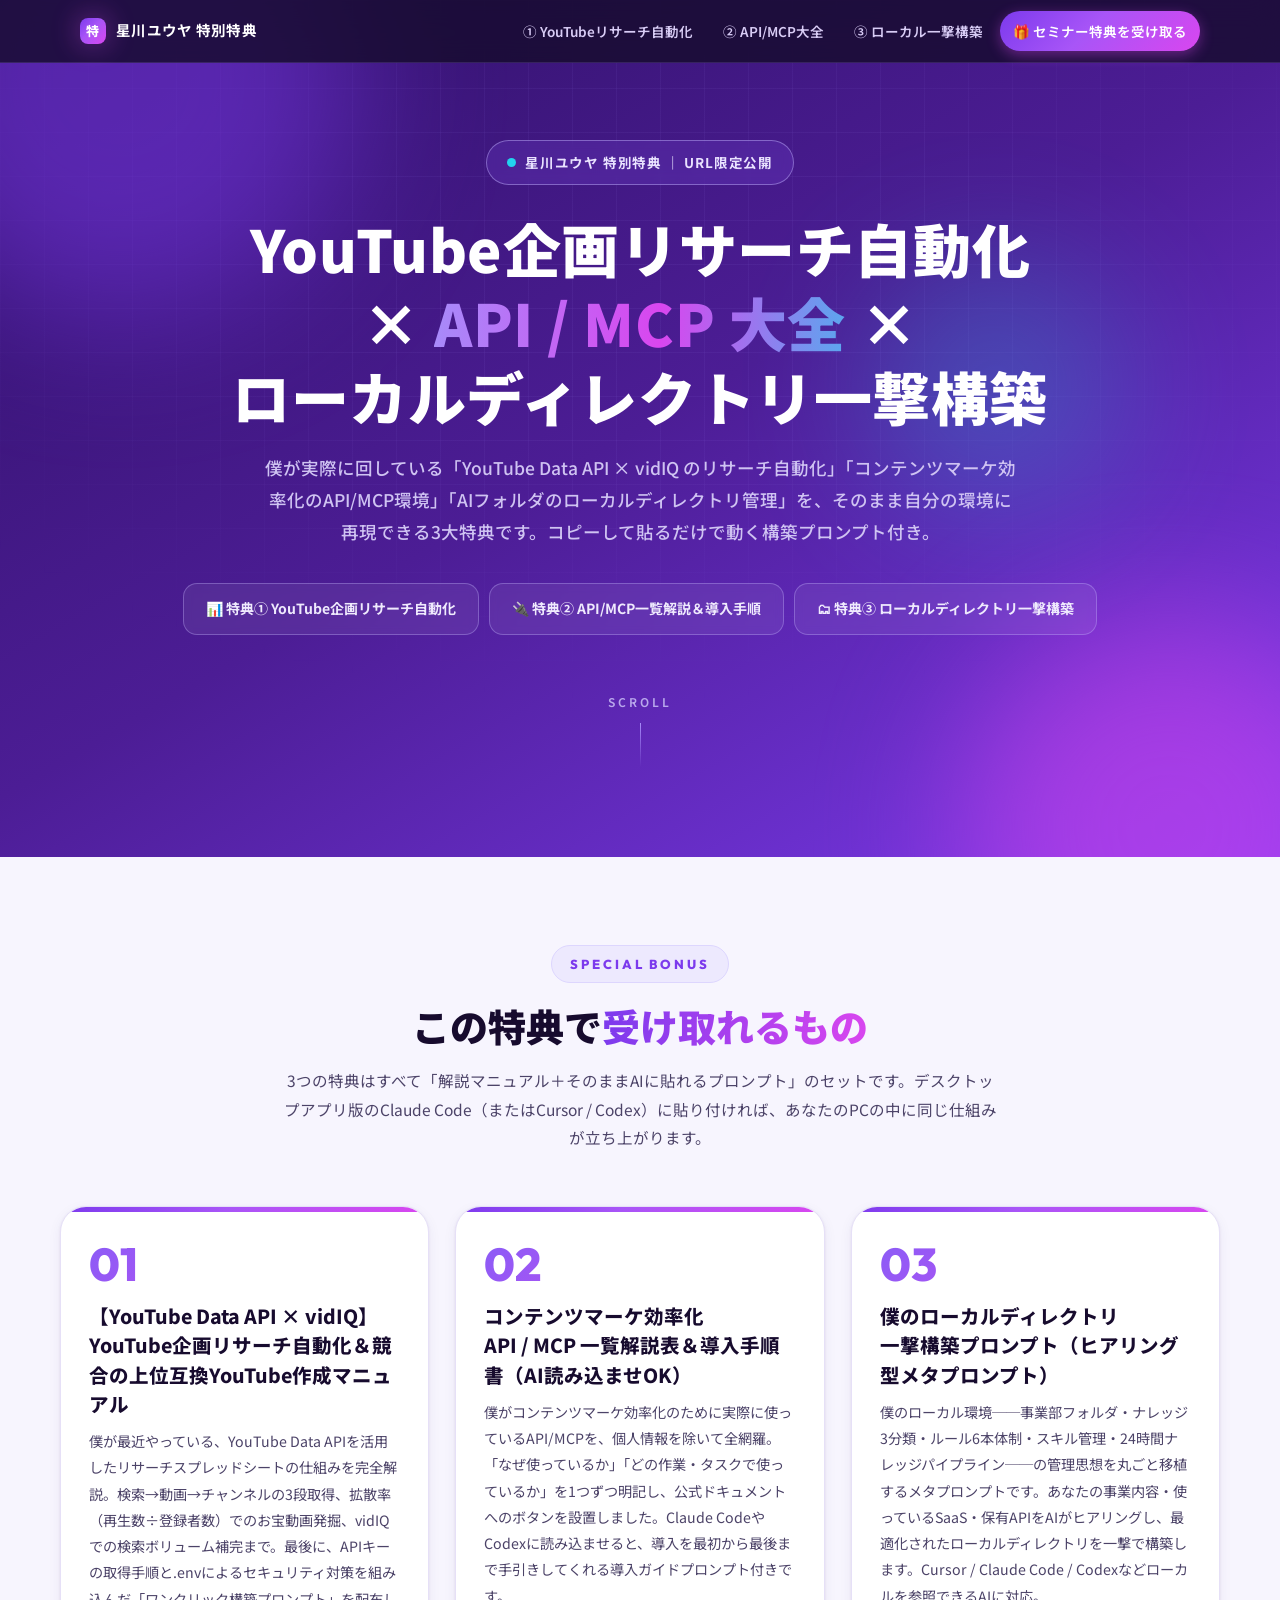
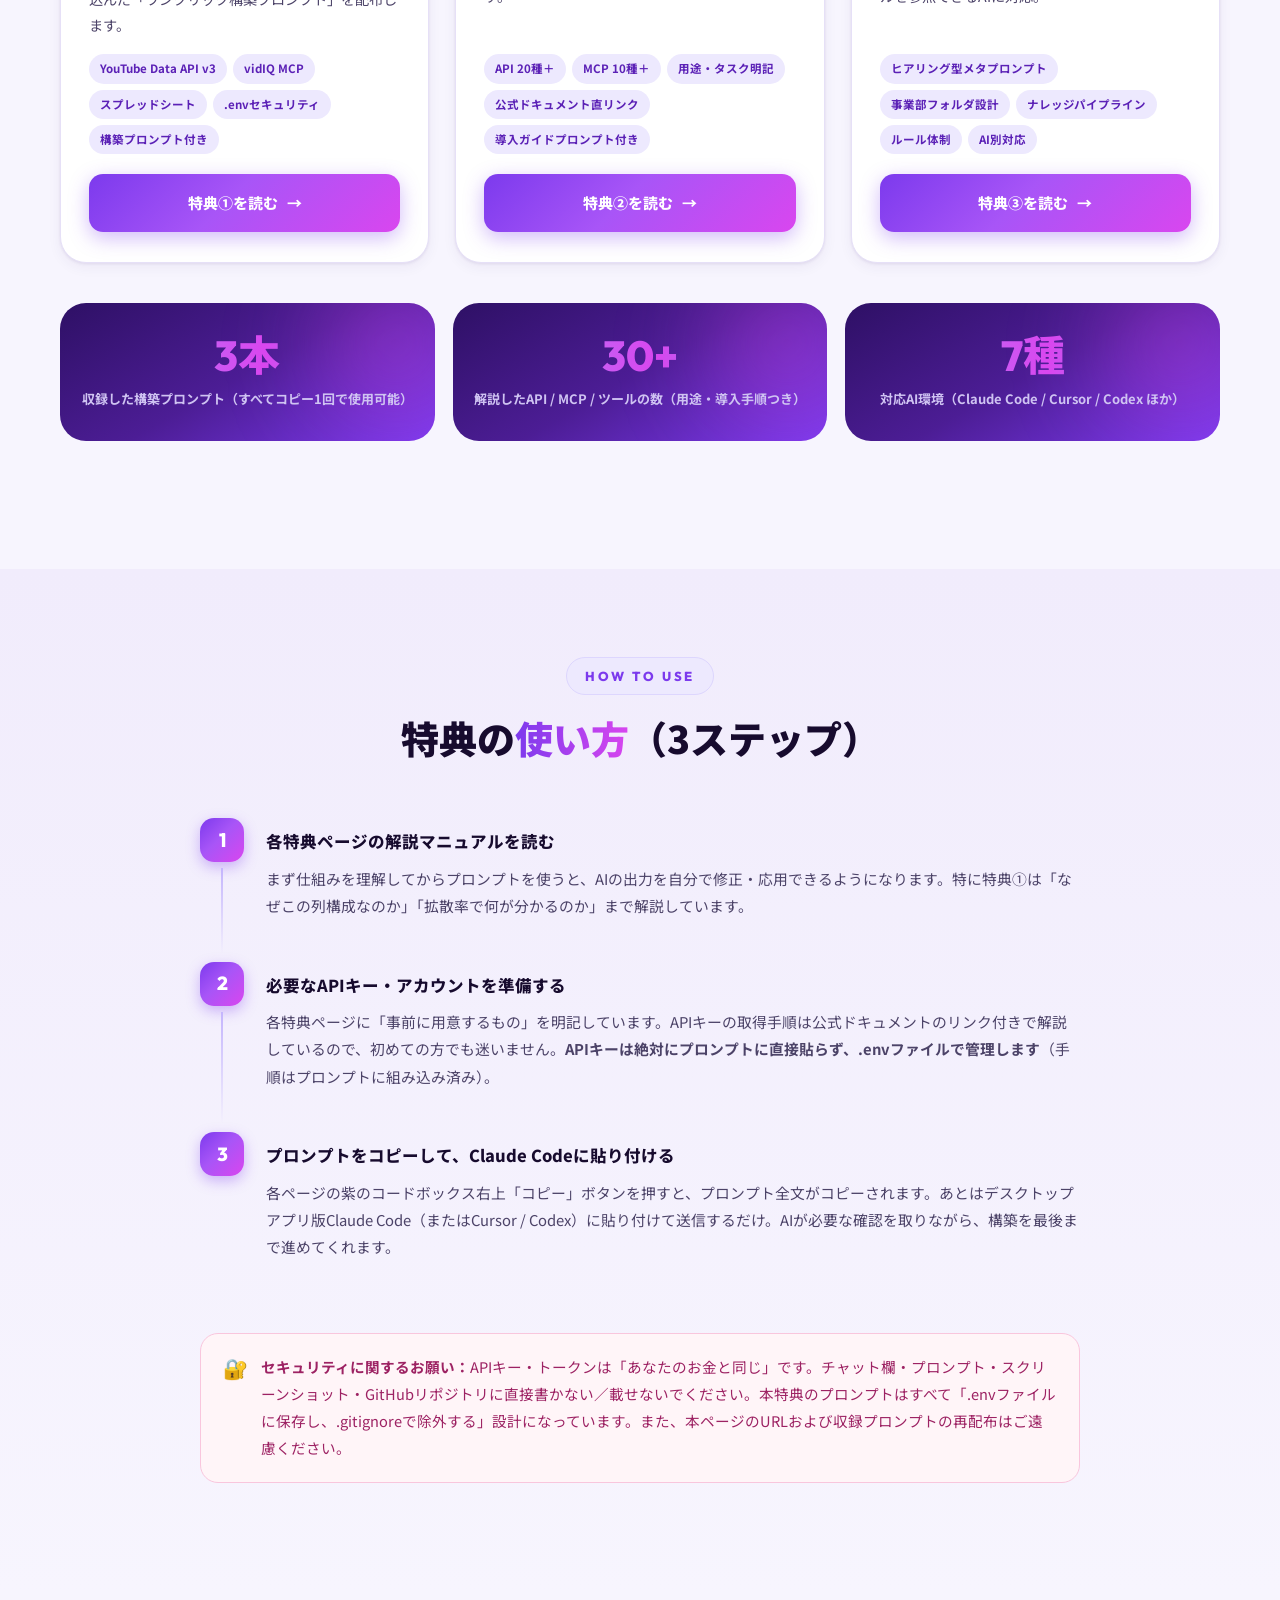
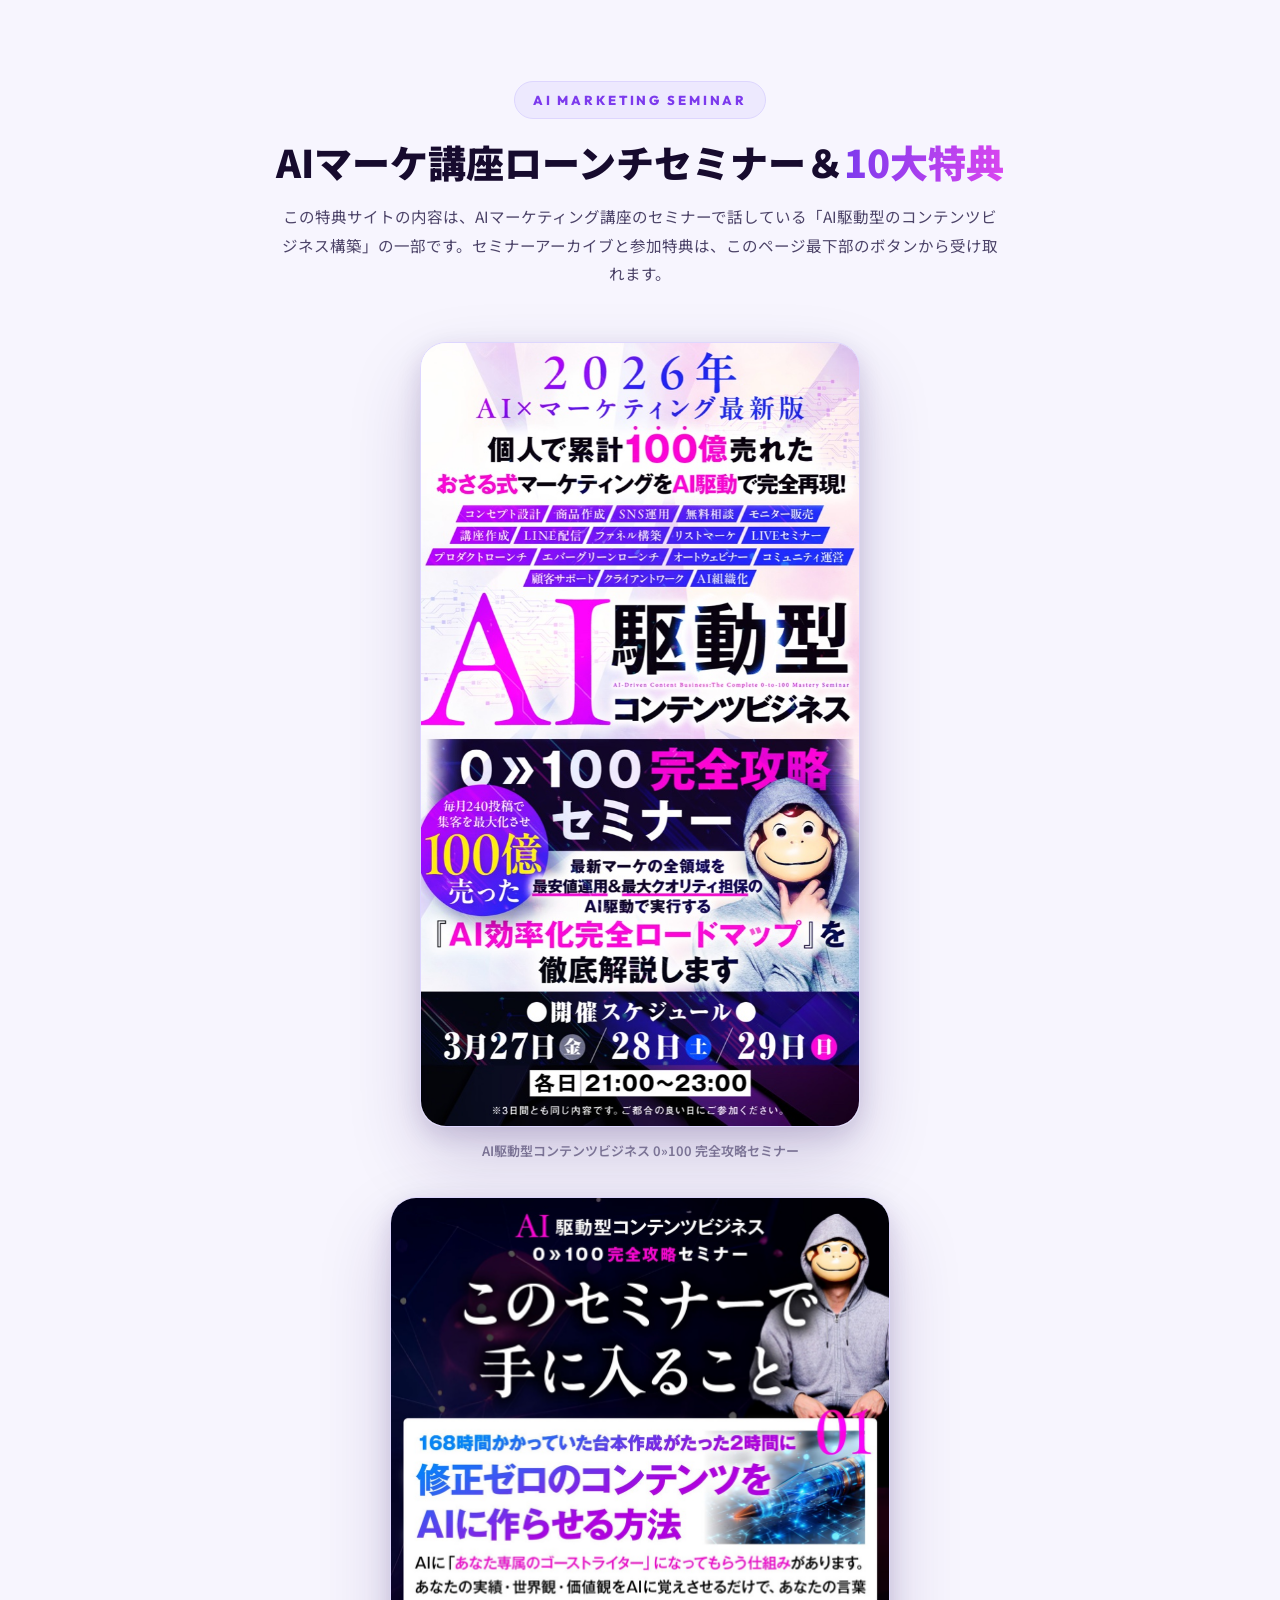
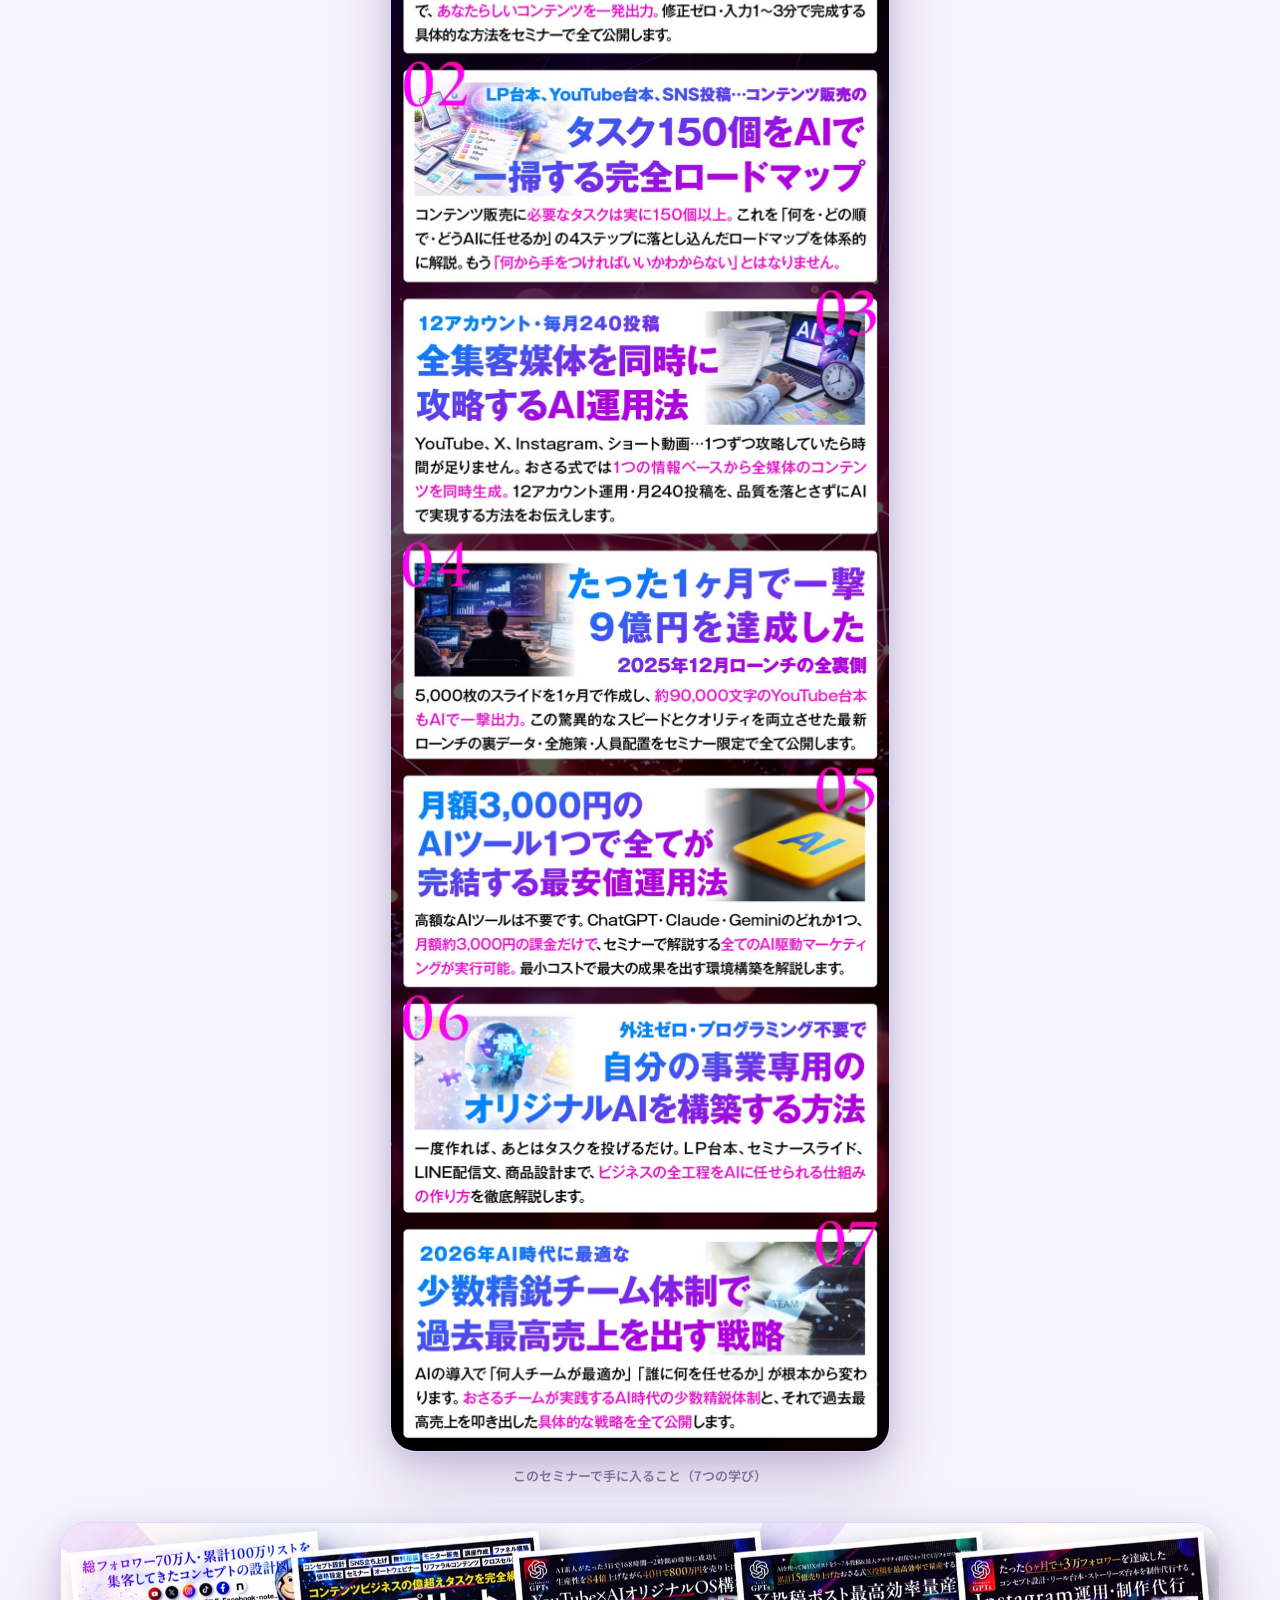
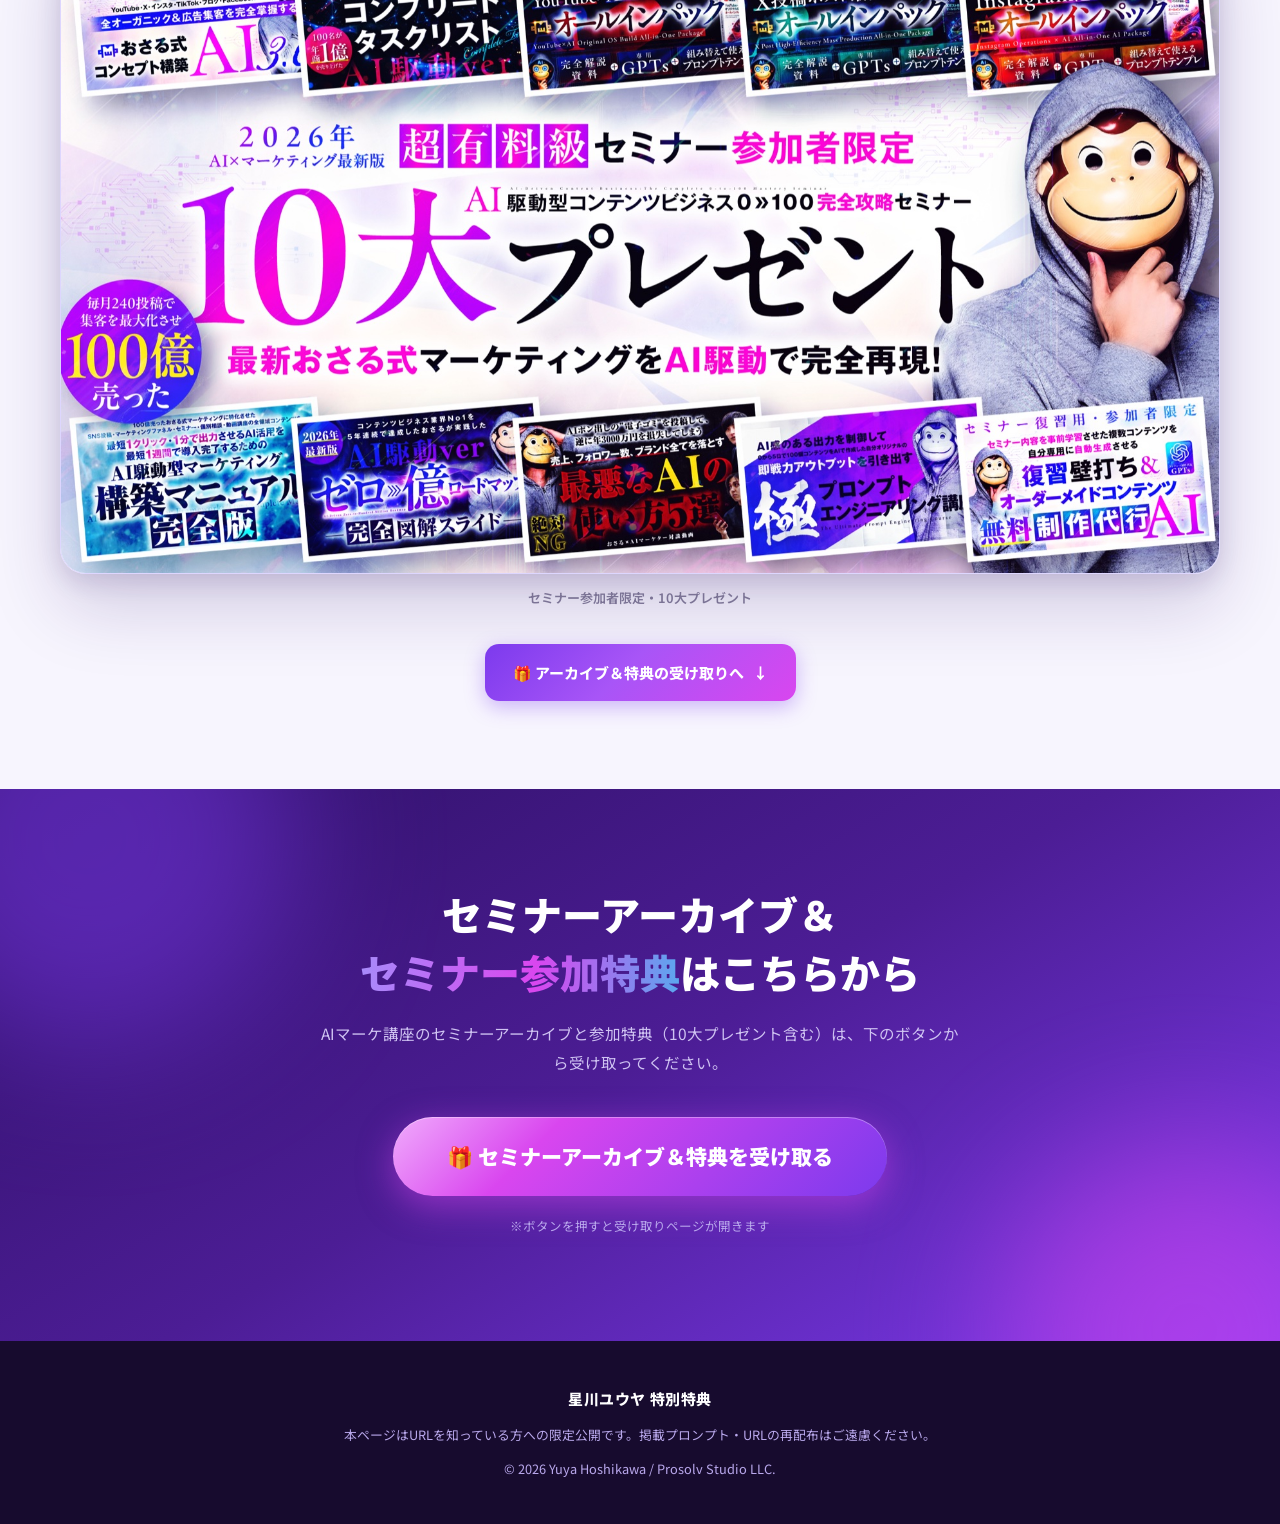
<file: index.html>
<!DOCTYPE html>
<html lang="ja">
<head>
<meta charset="UTF-8">
<meta name="viewport" content="width=device-width, initial-scale=1.0">
<meta name="robots" content="noindex, nofollow">
<title>星川ユウヤ 特別特典「YouTube企画リサーチ自動化 × API/MCP大全 × ローカルディレクトリ一撃構築」</title>
<meta name="description" content="星川ユウヤの特別特典サイト。YouTube Data API×vidIQの企画リサーチ自動化マニュアル、コンテンツマーケ効率化API/MCP一覧解説、ローカルディレクトリ一撃構築プロンプトを収録。">
<meta property="og:title" content="星川ユウヤ 特別特典「YouTube企画リサーチ自動化 × API/MCP大全 × ローカルディレクトリ一撃構築」">
<meta property="og:type" content="website">
<meta property="og:image" content="assets/img/tokuten-10dai.jpg">
<link rel="preconnect" href="https://fonts.googleapis.com">
<link rel="preconnect" href="https://fonts.gstatic.com" crossorigin>
<link href="https://fonts.googleapis.com/css2?family=Noto+Sans+JP:wght@400;500;700;900&family=Outfit:wght@600;700;800&display=swap" rel="stylesheet">
<link rel="stylesheet" href="assets/css/style.css">
<link rel="icon" href="data:image/svg+xml,%3Csvg xmlns='http://www.w3.org/2000/svg' viewBox='0 0 100 100'%3E%3Cdefs%3E%3ClinearGradient id='g' x1='0' y1='0' x2='1' y2='1'%3E%3Cstop offset='0%25' stop-color='%237c3aed'/%3E%3Cstop offset='100%25' stop-color='%23d946ef'/%3E%3C/linearGradient%3E%3C/defs%3E%3Crect width='100' height='100' rx='22' fill='url(%23g)'/%3E%3Ctext x='50' y='68' font-size='52' text-anchor='middle' fill='white' font-family='sans-serif' font-weight='bold'%3E特%3C/text%3E%3C/svg%3E">
</head>
<body>
<div id="progressBar"></div>

<nav class="nav">
  <div class="nav-inner">
    <a class="nav-brand" href="index.html"><span class="dot">特</span>星川ユウヤ 特別特典</a>
    <button class="nav-burger" aria-label="メニュー"><span></span><span></span><span></span></button>
    <div class="nav-links">
      <a href="tokuten1.html">① YouTubeリサーチ自動化</a>
      <a href="tokuten2.html">② API/MCP大全</a>
      <a href="tokuten3.html">③ ローカル一撃構築</a>
      <a class="nav-cta" href="#cta">🎁 セミナー特典を受け取る</a>
    </div>
  </div>
</nav>

<header class="hero">
  <div class="orb orb-1"></div><div class="orb orb-2"></div><div class="orb orb-3"></div>
  <div class="hero-inner">
    <span class="hero-badge"><span class="pulse"></span>星川ユウヤ 特別特典 ｜ URL限定公開</span>
    <h1>YouTube企画リサーチ自動化<br>× <span class="grad">API / MCP 大全</span> ×<br>ローカルディレクトリ一撃構築</h1>
    <p class="hero-sub">
      僕が実際に回している「YouTube Data API × vidIQ のリサーチ自動化」「コンテンツマーケ効率化のAPI/MCP環境」「AIフォルダのローカルディレクトリ管理」を、そのまま自分の環境に再現できる3大特典です。コピーして貼るだけで動く構築プロンプト付き。
    </p>
    <div class="hero-chips">
      <a href="tokuten1.html">📊 特典① YouTube企画リサーチ自動化</a>
      <a href="tokuten2.html">🔌 特典② API/MCP一覧解説＆導入手順</a>
      <a href="tokuten3.html">🗂 特典③ ローカルディレクトリ一撃構築</a>
    </div>
    <div class="hero-scroll">SCROLL</div>
  </div>
</header>

<main>

<!-- ============ 特典概要 ============ -->
<section class="section" id="bonuses">
  <div class="container">
    <div class="sec-head reveal">
      <span class="sec-label">Special Bonus</span>
      <h2 class="sec-title">この特典で<span class="grad">受け取れるもの</span></h2>
      <p class="sec-lead">3つの特典はすべて「解説マニュアル＋そのままAIに貼れるプロンプト」のセットです。デスクトップアプリ版のClaude Code（またはCursor / Codex）に貼り付ければ、あなたのPCの中に同じ仕組みが立ち上がります。</p>
    </div>

    <div class="bonus-grid">
      <article class="bonus-card reveal" data-delay="1">
        <div class="bonus-num">01</div>
        <h3>【YouTube Data API × vidIQ】<br>YouTube企画リサーチ自動化＆競合の上位互換YouTube作成マニュアル</h3>
        <p>僕が最近やっている、YouTube Data APIを活用したリサーチスプレッドシートの仕組みを完全解説。検索→動画→チャンネルの3段取得、拡散率（再生数÷登録者数）でのお宝動画発掘、vidIQでの検索ボリューム補完まで。最後に、APIキーの取得手順と.envによるセキュリティ対策を組み込んだ「ワンクリック構築プロンプト」を配布します。</p>
        <div class="bonus-tags">
          <span>YouTube Data API v3</span><span>vidIQ MCP</span><span>スプレッドシート</span><span>.envセキュリティ</span><span>構築プロンプト付き</span>
        </div>
        <a class="btn btn-primary" href="tokuten1.html">特典①を読む<span class="arrow">→</span></a>
      </article>

      <article class="bonus-card reveal" data-delay="2">
        <div class="bonus-num">02</div>
        <h3>コンテンツマーケ効率化<br>API / MCP 一覧解説表＆導入手順書（AI読み込ませOK）</h3>
        <p>僕がコンテンツマーケ効率化のために実際に使っているAPI/MCPを、個人情報を除いて全網羅。「なぜ使っているか」「どの作業・タスクで使っているか」を1つずつ明記し、公式ドキュメントへのボタンを設置しました。Claude CodeやCodexに読み込ませると、導入を最初から最後まで手引きしてくれる導入ガイドプロンプト付きです。</p>
        <div class="bonus-tags">
          <span>API 20種＋</span><span>MCP 10種＋</span><span>用途・タスク明記</span><span>公式ドキュメント直リンク</span><span>導入ガイドプロンプト付き</span>
        </div>
        <a class="btn btn-primary" href="tokuten2.html">特典②を読む<span class="arrow">→</span></a>
      </article>

      <article class="bonus-card reveal" data-delay="3">
        <div class="bonus-num">03</div>
        <h3>僕のローカルディレクトリ<br>一撃構築プロンプト（ヒアリング型メタプロンプト）</h3>
        <p>僕のローカル環境──事業部フォルダ・ナレッジ3分類・ルール6本体制・スキル管理・24時間ナレッジパイプライン──の管理思想を丸ごと移植するメタプロンプトです。あなたの事業内容・使っているSaaS・保有APIをAIがヒアリングし、最適化されたローカルディレクトリを一撃で構築します。Cursor / Claude Code / Codexなどローカルを参照できるAIに対応。</p>
        <div class="bonus-tags">
          <span>ヒアリング型メタプロンプト</span><span>事業部フォルダ設計</span><span>ナレッジパイプライン</span><span>ルール体制</span><span>AI別対応</span>
        </div>
        <a class="btn btn-primary" href="tokuten3.html">特典③を読む<span class="arrow">→</span></a>
      </article>
    </div>

    <div class="stats-band reveal">
      <div class="stat"><div class="num"><span data-count="3">0</span>本</div><div class="label">収録した構築プロンプト（すべてコピー1回で使用可能）</div></div>
      <div class="stat"><div class="num"><span data-count="30" data-suffix="+">0</span></div><div class="label">解説したAPI / MCP / ツールの数（用途・導入手順つき）</div></div>
      <div class="stat"><div class="num"><span data-count="7">0</span>種</div><div class="label">対応AI環境（Claude Code / Cursor / Codex ほか）</div></div>
    </div>
  </div>
</section>

<!-- ============ 使い方 ============ -->
<section class="section alt" id="howto">
  <div class="container-narrow">
    <div class="sec-head reveal">
      <span class="sec-label">How to Use</span>
      <h2 class="sec-title">特典の<span class="grad">使い方</span>（3ステップ）</h2>
    </div>
    <div class="steps reveal">
      <div class="step">
        <h4>各特典ページの解説マニュアルを読む</h4>
        <div class="step-body"><p>まず仕組みを理解してからプロンプトを使うと、AIの出力を自分で修正・応用できるようになります。特に特典①は「なぜこの列構成なのか」「拡散率で何が分かるのか」まで解説しています。</p></div>
      </div>
      <div class="step">
        <h4>必要なAPIキー・アカウントを準備する</h4>
        <div class="step-body"><p>各特典ページに「事前に用意するもの」を明記しています。APIキーの取得手順は公式ドキュメントのリンク付きで解説しているので、初めての方でも迷いません。<strong>APIキーは絶対にプロンプトに直接貼らず、.envファイルで管理します</strong>（手順はプロンプトに組み込み済み）。</p></div>
      </div>
      <div class="step">
        <h4>プロンプトをコピーして、Claude Codeに貼り付ける</h4>
        <div class="step-body"><p>各ページの紫のコードボックス右上「コピー」ボタンを押すと、プロンプト全文がコピーされます。あとはデスクトップアプリ版Claude Code（またはCursor / Codex）に貼り付けて送信するだけ。AIが必要な確認を取りながら、構築を最後まで進めてくれます。</p></div>
      </div>
    </div>

    <div class="callout warn reveal">
      <span class="ico">🔐</span>
      <p><strong>セキュリティに関するお願い：</strong>APIキー・トークンは「あなたのお金と同じ」です。チャット欄・プロンプト・スクリーンショット・GitHubリポジトリに直接書かない／載せないでください。本特典のプロンプトはすべて「.envファイルに保存し、.gitignoreで除外する」設計になっています。また、本ページのURLおよび収録プロンプトの再配布はご遠慮ください。</p>
    </div>
  </div>
</section>

<!-- ============ セミナー案内 ============ -->
<section class="section" id="seminar">
  <div class="container">
    <div class="sec-head reveal">
      <span class="sec-label">AI Marketing Seminar</span>
      <h2 class="sec-title">AIマーケ講座ローンチセミナー＆<span class="grad">10大特典</span></h2>
      <p class="sec-lead">この特典サイトの内容は、AIマーケティング講座のセミナーで話している「AI駆動型のコンテンツビジネス構築」の一部です。セミナーアーカイブと参加特典は、このページ最下部のボタンから受け取れます。</p>
    </div>

    <figure class="thumb-figure portrait reveal">
      <img src="assets/img/seminar-hero.jpg" alt="2026年 AI×マーケティング最新版 個人で累計100億売れたおさる式マーケティングをAI駆動で完全再現 AI駆動型コンテンツビジネス0→100完全攻略セミナー" loading="lazy">
    </figure>
    <figcaption class="thumb-cap">AI駆動型コンテンツビジネス 0»100 完全攻略セミナー</figcaption>

    <figure class="thumb-figure tall reveal">
      <img src="assets/img/seminar-benefits.jpg" alt="このセミナーで手に入ること 01修正ゼロのコンテンツをAIに作らせる方法 02タスク150個をAIで一掃する完全ロードマップ 03全集客媒体を同時に攻略するAI運用法 04たった1ヶ月で一撃9億円を達成したローンチの全裏側 05月額3,000円のAIツール1つで完結する最安値運用法 06自分の事業専用のオリジナルAIを構築する方法 07少数精鋭チーム体制で過去最高売上を出す戦略" loading="lazy">
    </figure>
    <figcaption class="thumb-cap">このセミナーで手に入ること（7つの学び）</figcaption>

    <figure class="thumb-figure reveal">
      <img src="assets/img/tokuten-10dai.jpg" alt="セミナー参加者限定 10大プレゼント（AI駆動型コンテンツビジネス0→100完全攻略セミナー）" loading="lazy">
    </figure>
    <figcaption class="thumb-cap">セミナー参加者限定・10大プレゼント</figcaption>

    <div class="center reveal">
      <a class="btn btn-primary" href="#cta">🎁 アーカイブ＆特典の受け取りへ<span class="arrow">↓</span></a>
    </div>
  </div>
</section>

</main>

<!-- ============ CTA ============ -->
<section class="cta" id="cta">
  <div class="orb orb-1"></div><div class="orb orb-2"></div>
  <div class="cta-inner">
    <h2>セミナーアーカイブ＆<br><span class="grad">セミナー参加特典</span>はこちらから</h2>
    <p>AIマーケ講座のセミナーアーカイブと参加特典（10大プレゼント含む）は、下のボタンから受け取ってください。</p>
    <a class="cta-btn" href="https://sub.osaru01.jp/p/SsTHWftW243u?ftid=CLHKaCCMTq77" target="_blank" rel="noopener">🎁 セミナーアーカイブ＆特典を受け取る</a>
    <div class="cta-note">※ボタンを押すと受け取りページが開きます</div>
  </div>
</section>

<footer>
  <div class="foot-brand">星川ユウヤ 特別特典</div>
  <p>本ページはURLを知っている方への限定公開です。掲載プロンプト・URLの再配布はご遠慮ください。</p>
  <p>&copy; 2026 Yuya Hoshikawa / Prosolv Studio LLC.</p>
</footer>

<button id="toTop" aria-label="ページ上部へ">↑</button>
<div id="toast"></div>
<script src="assets/js/app.js"></script>
</body>
</html>
</file>
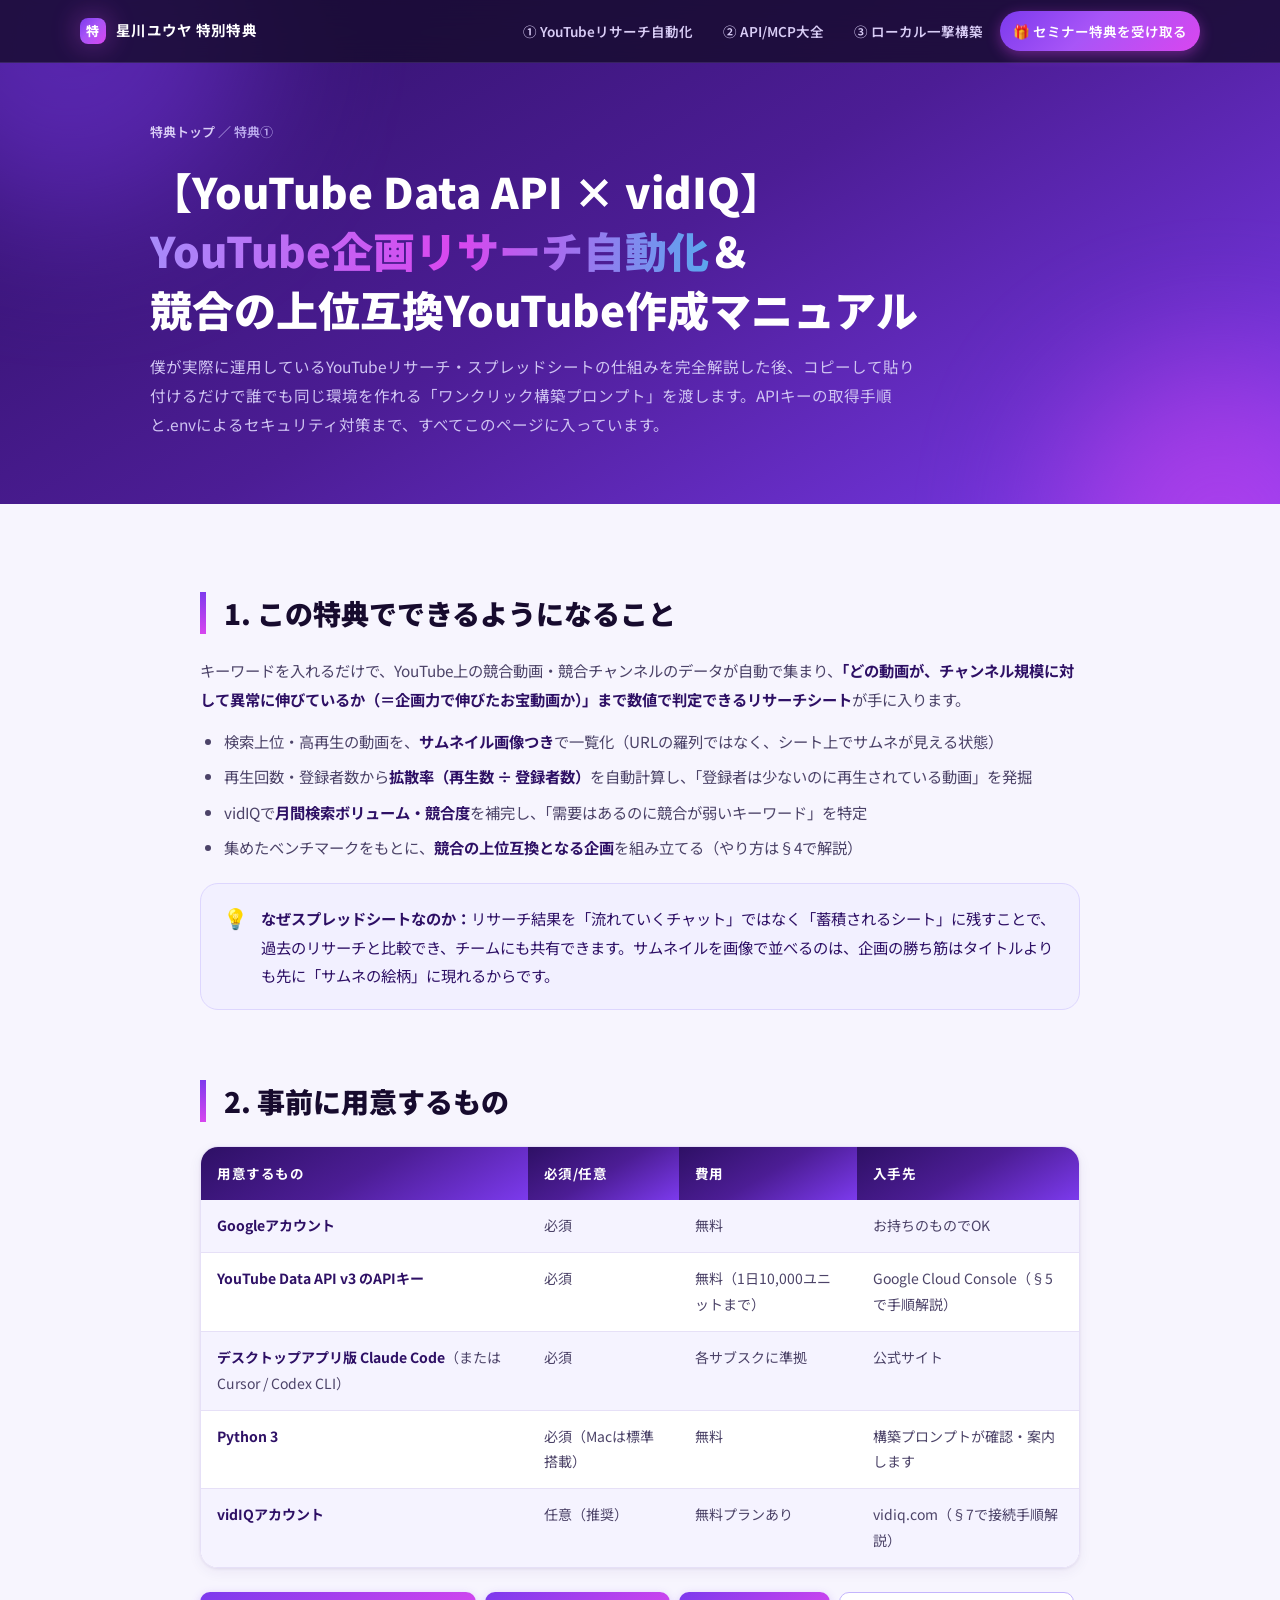
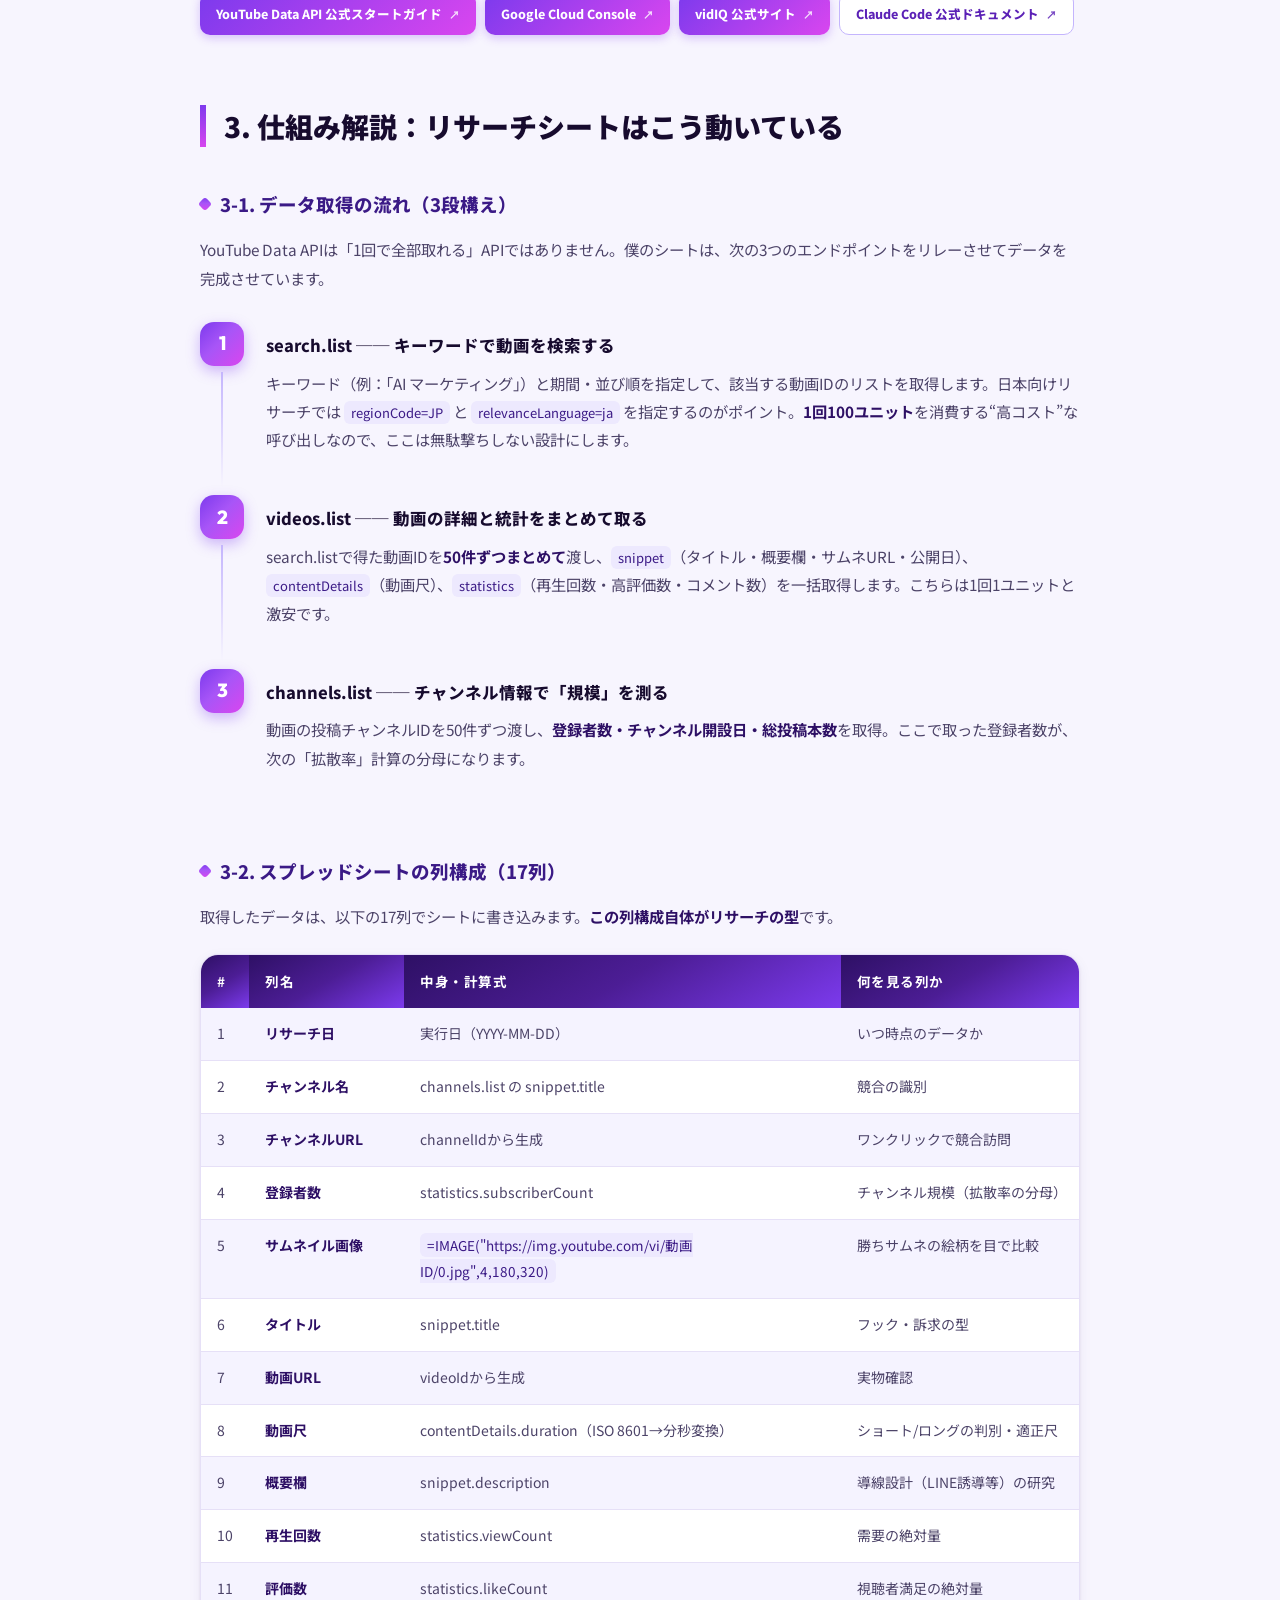
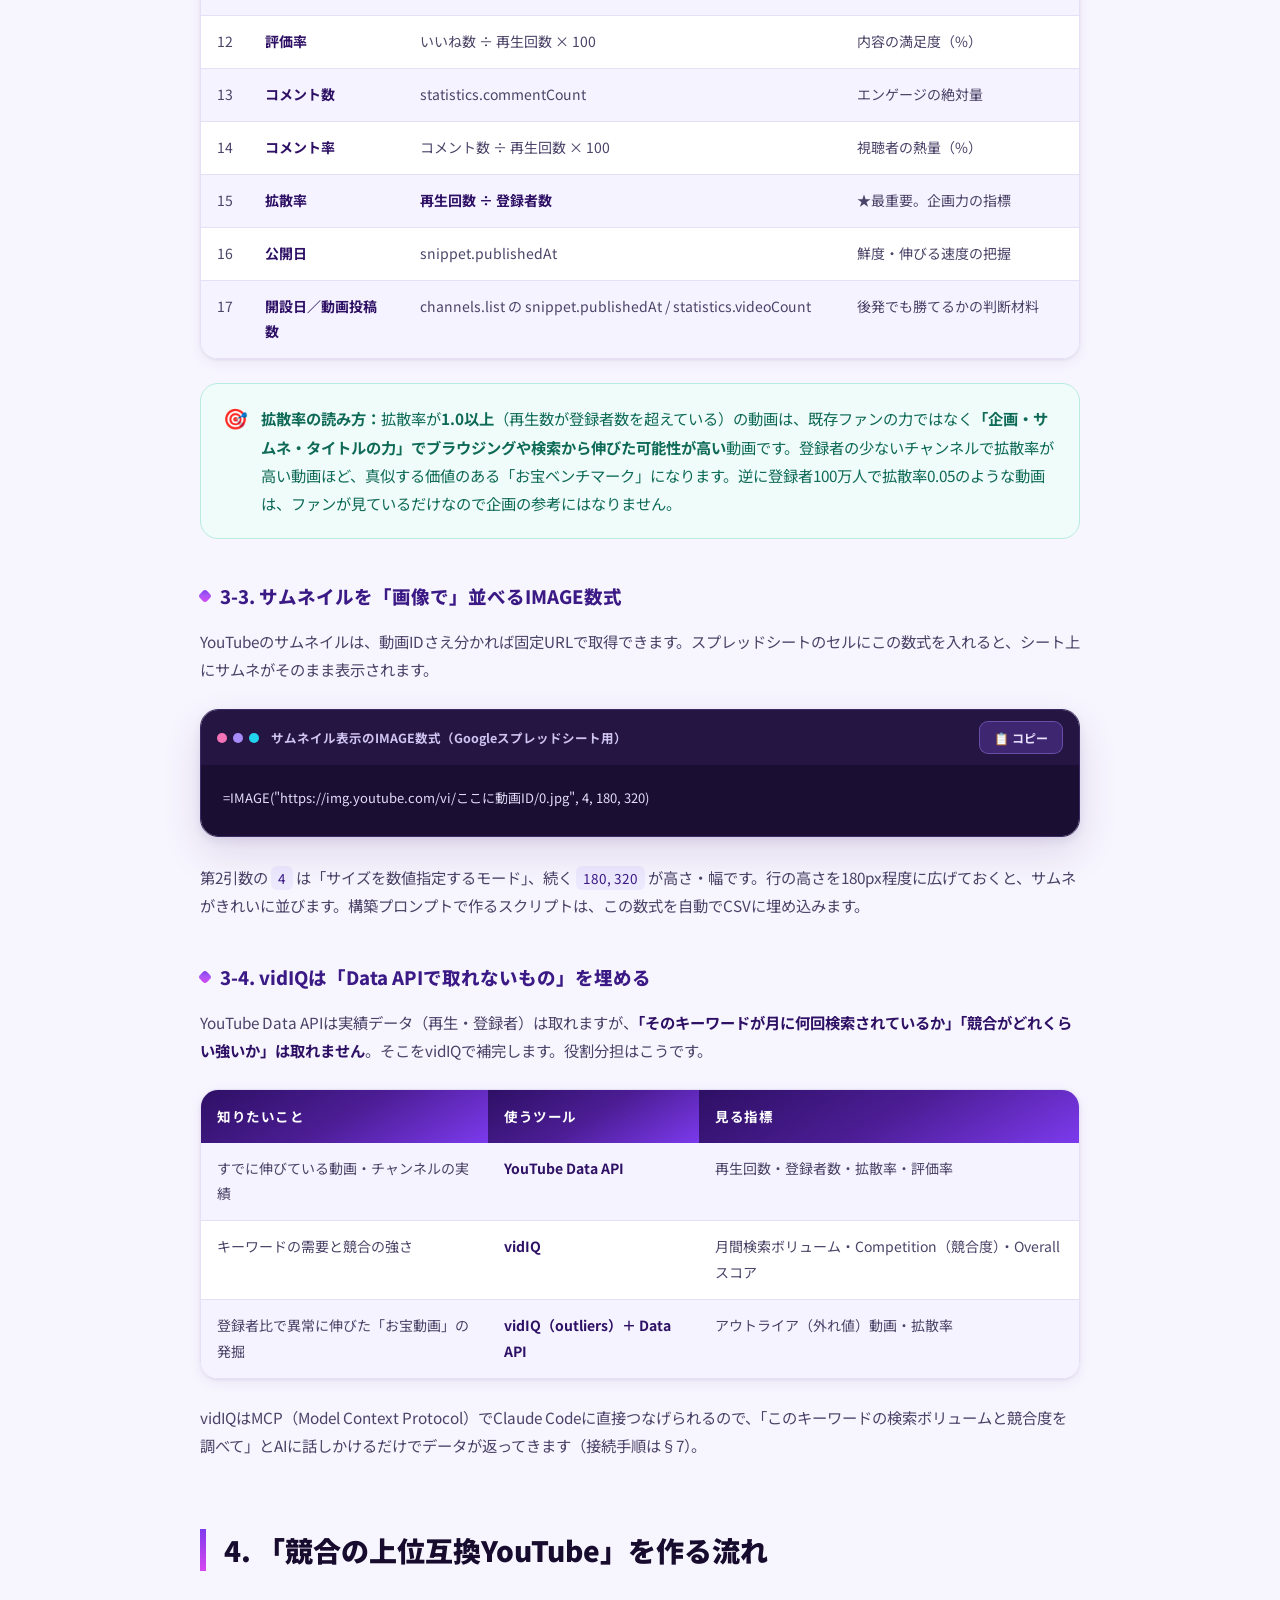
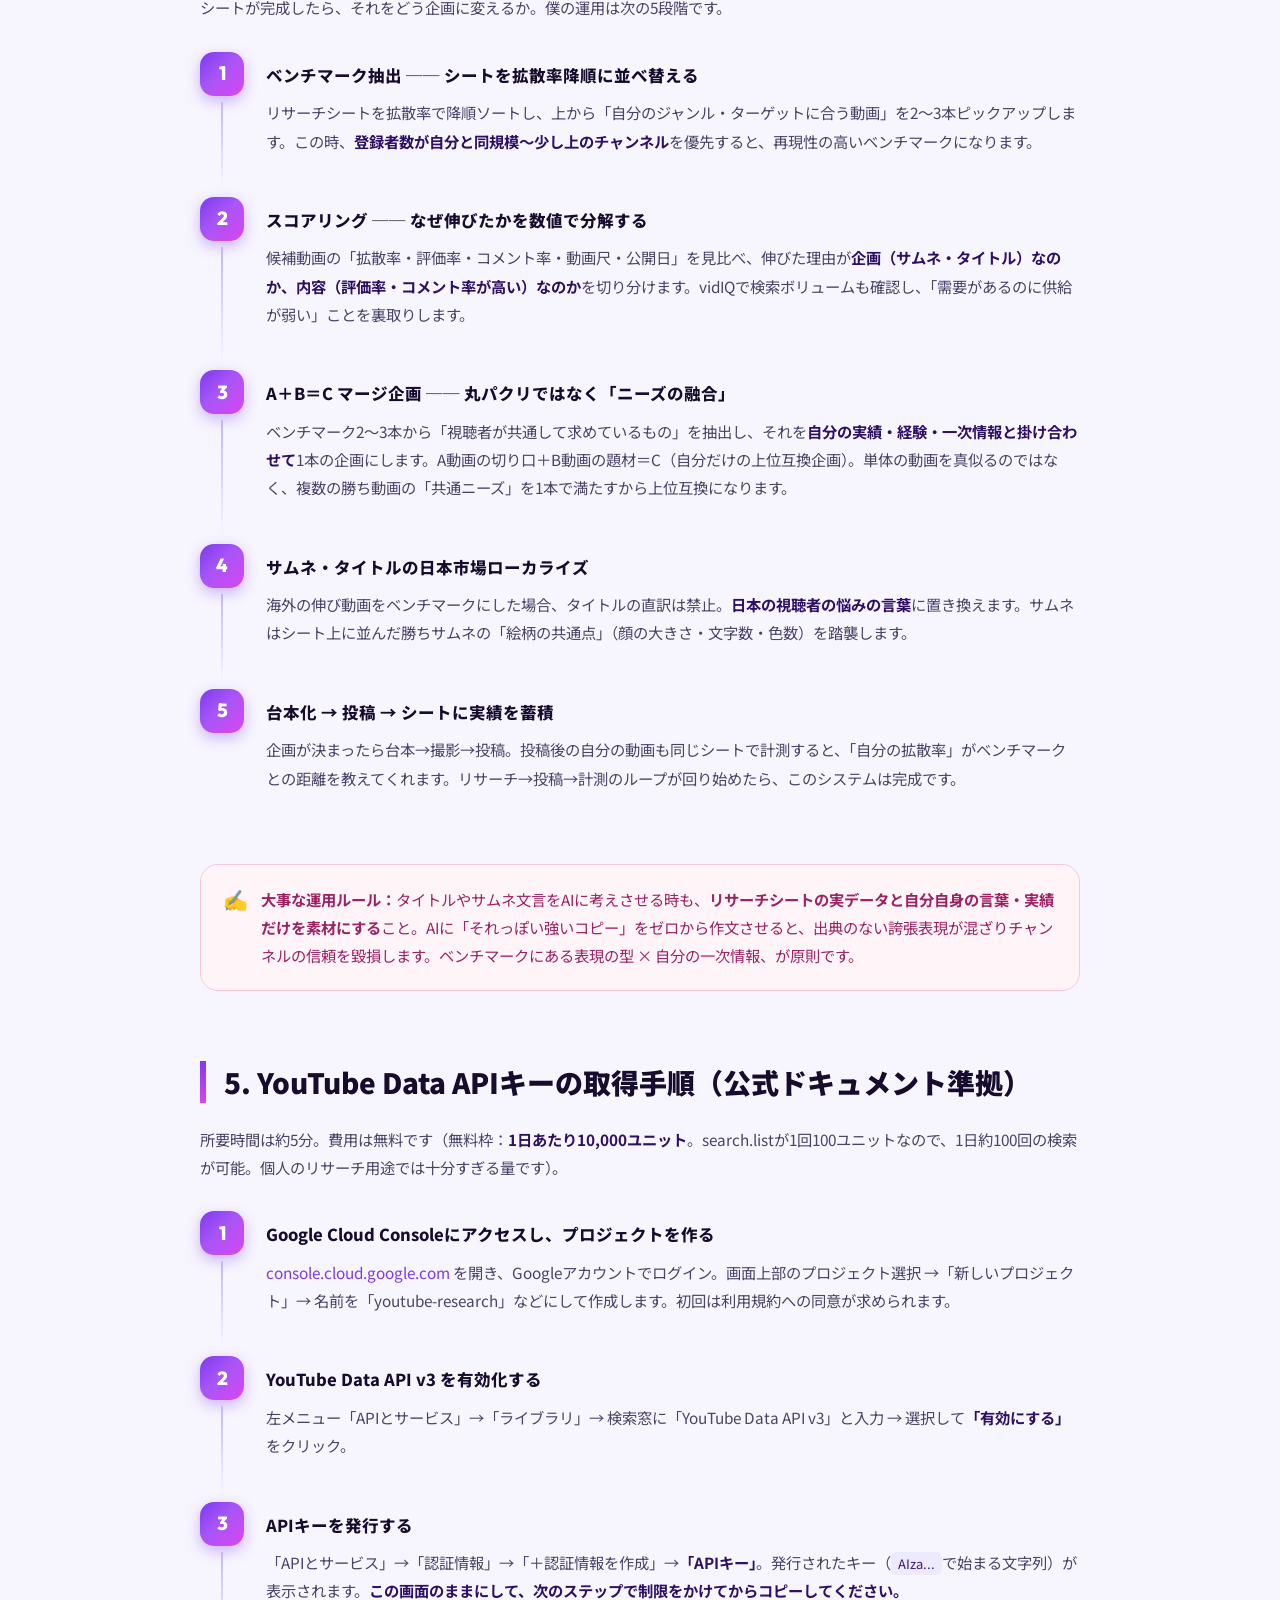
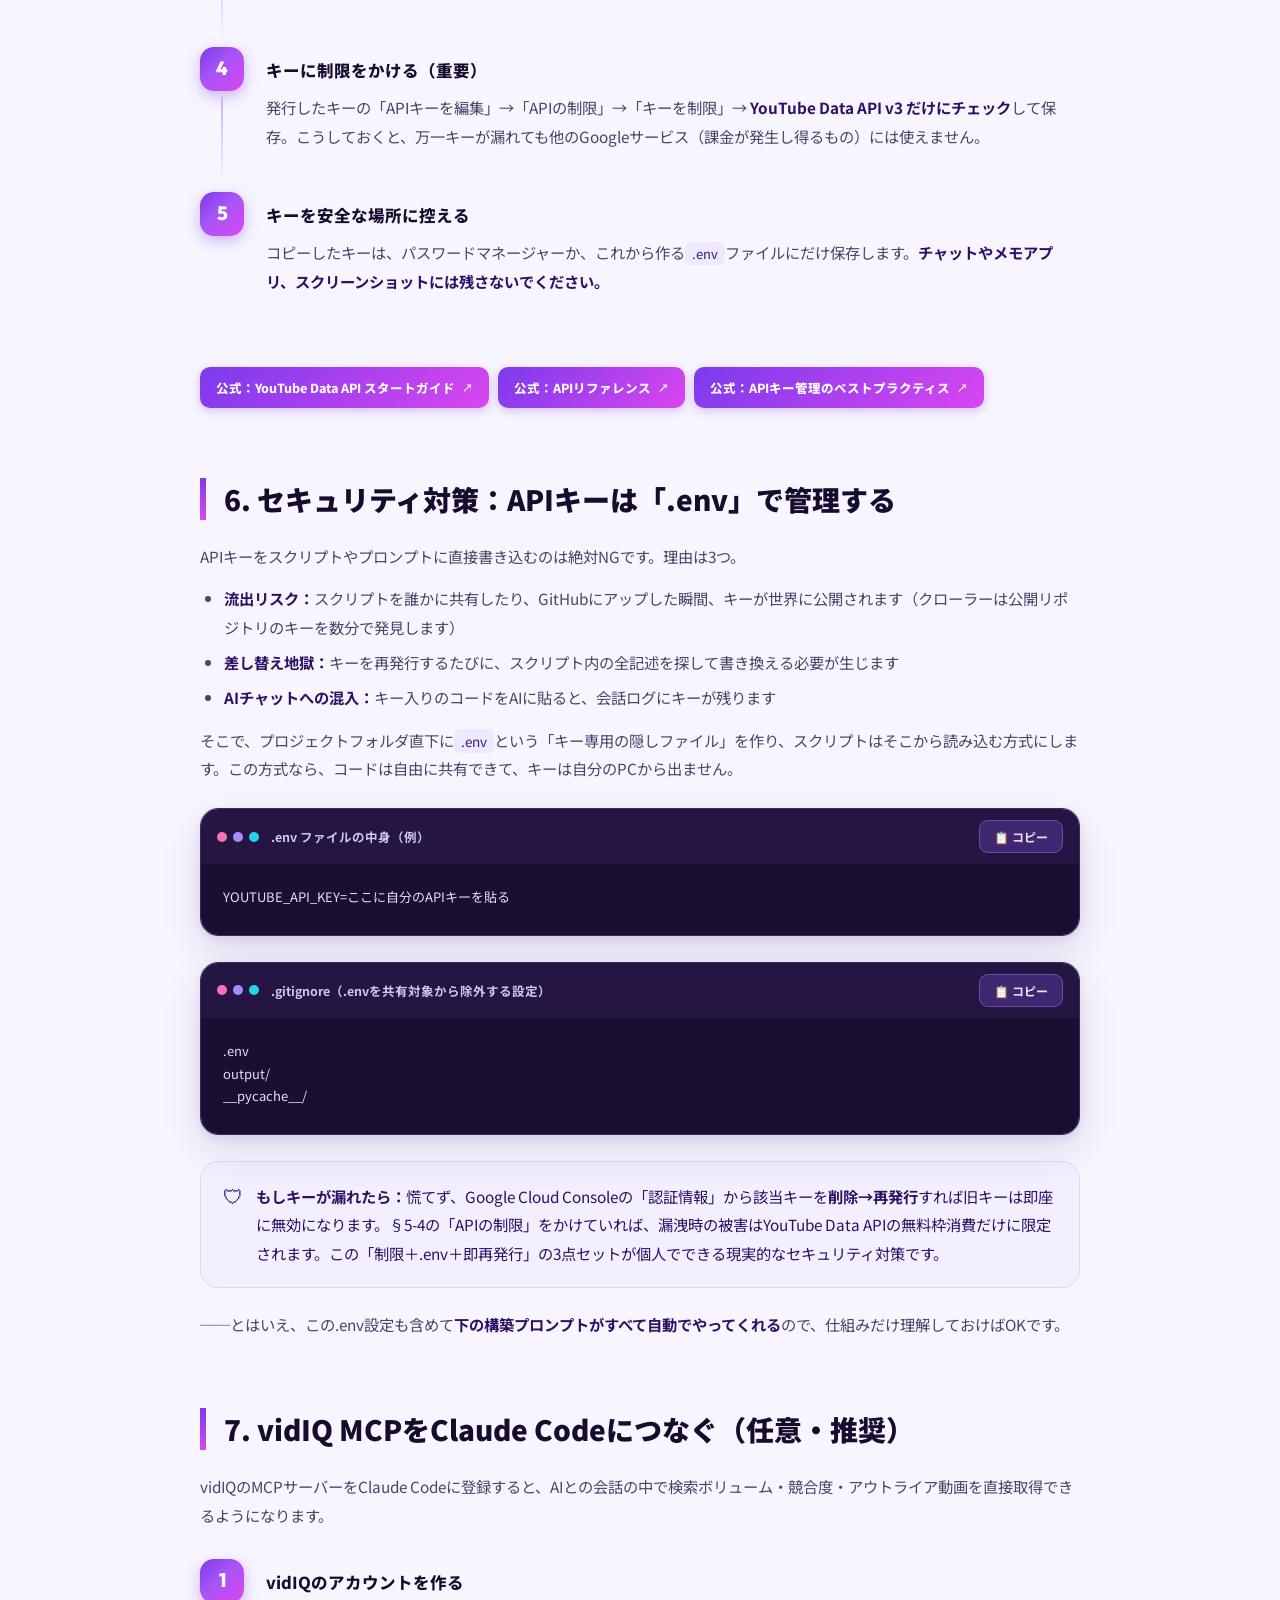
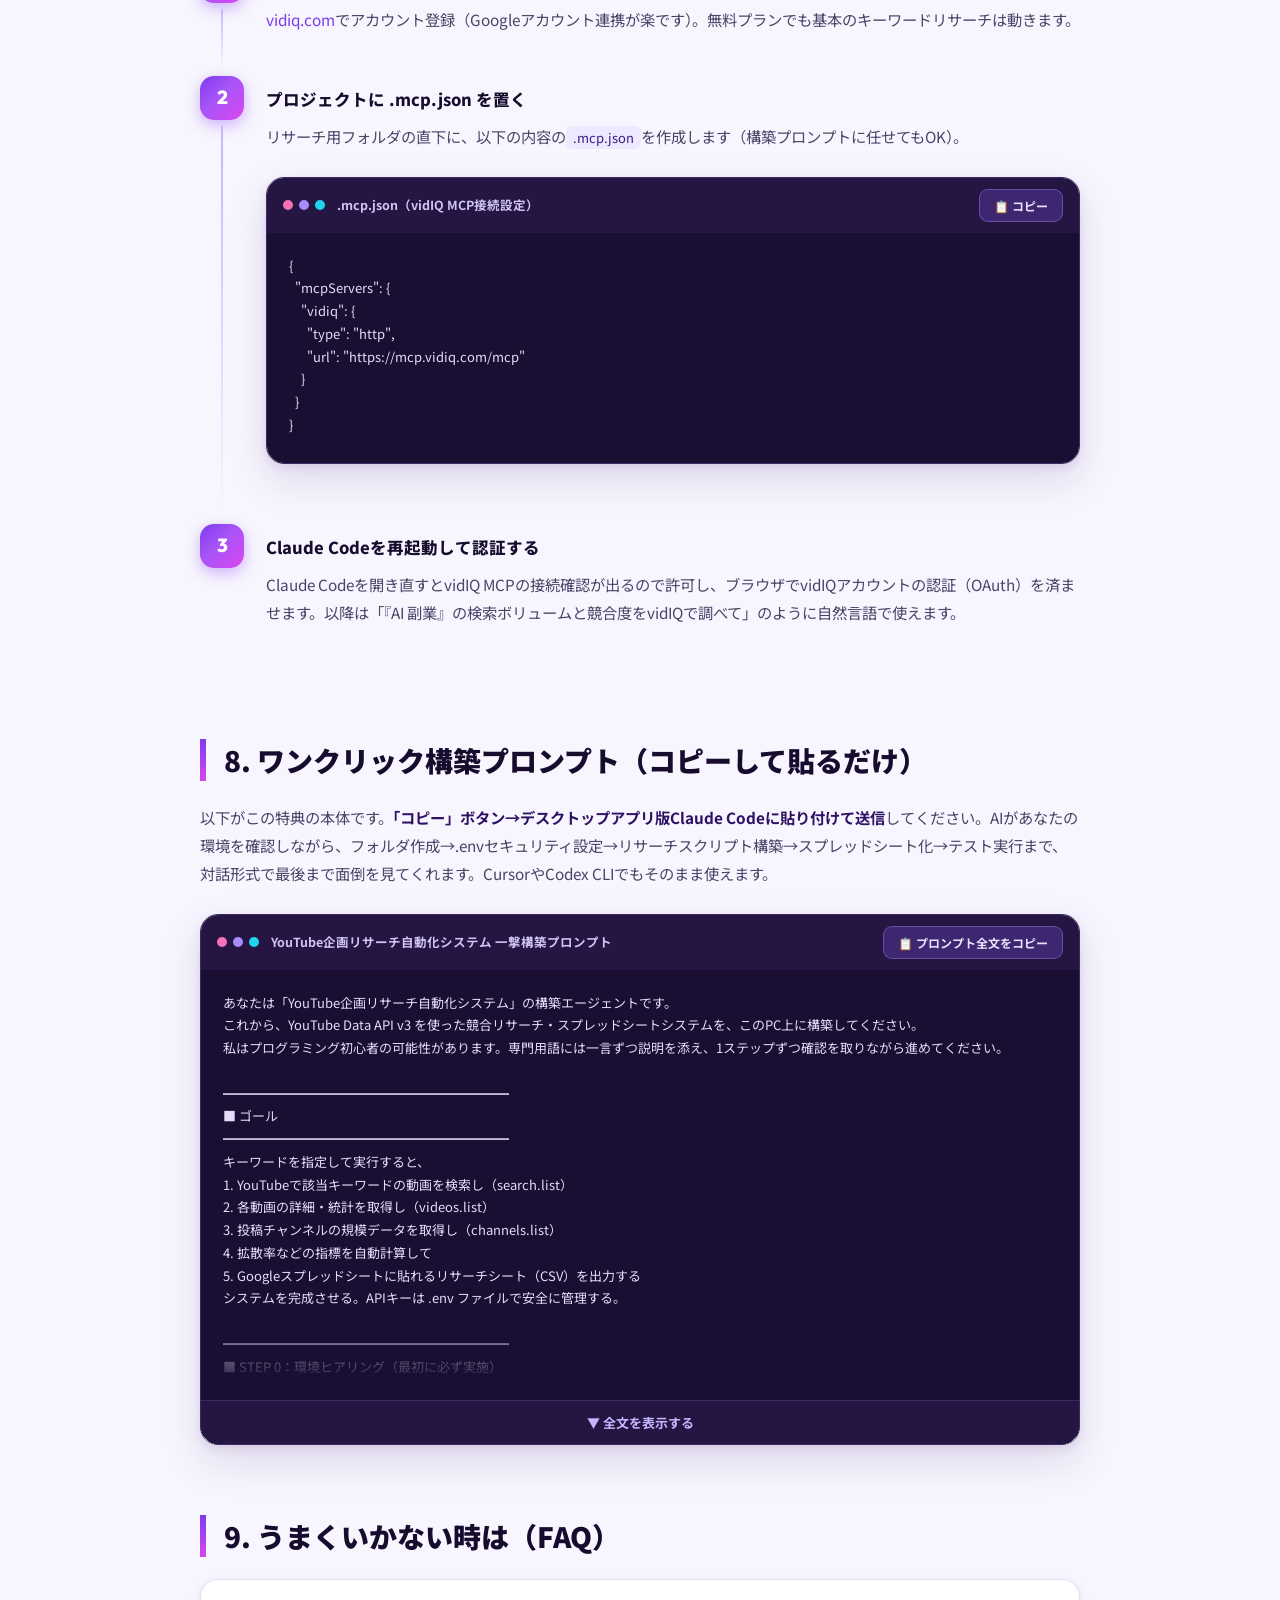
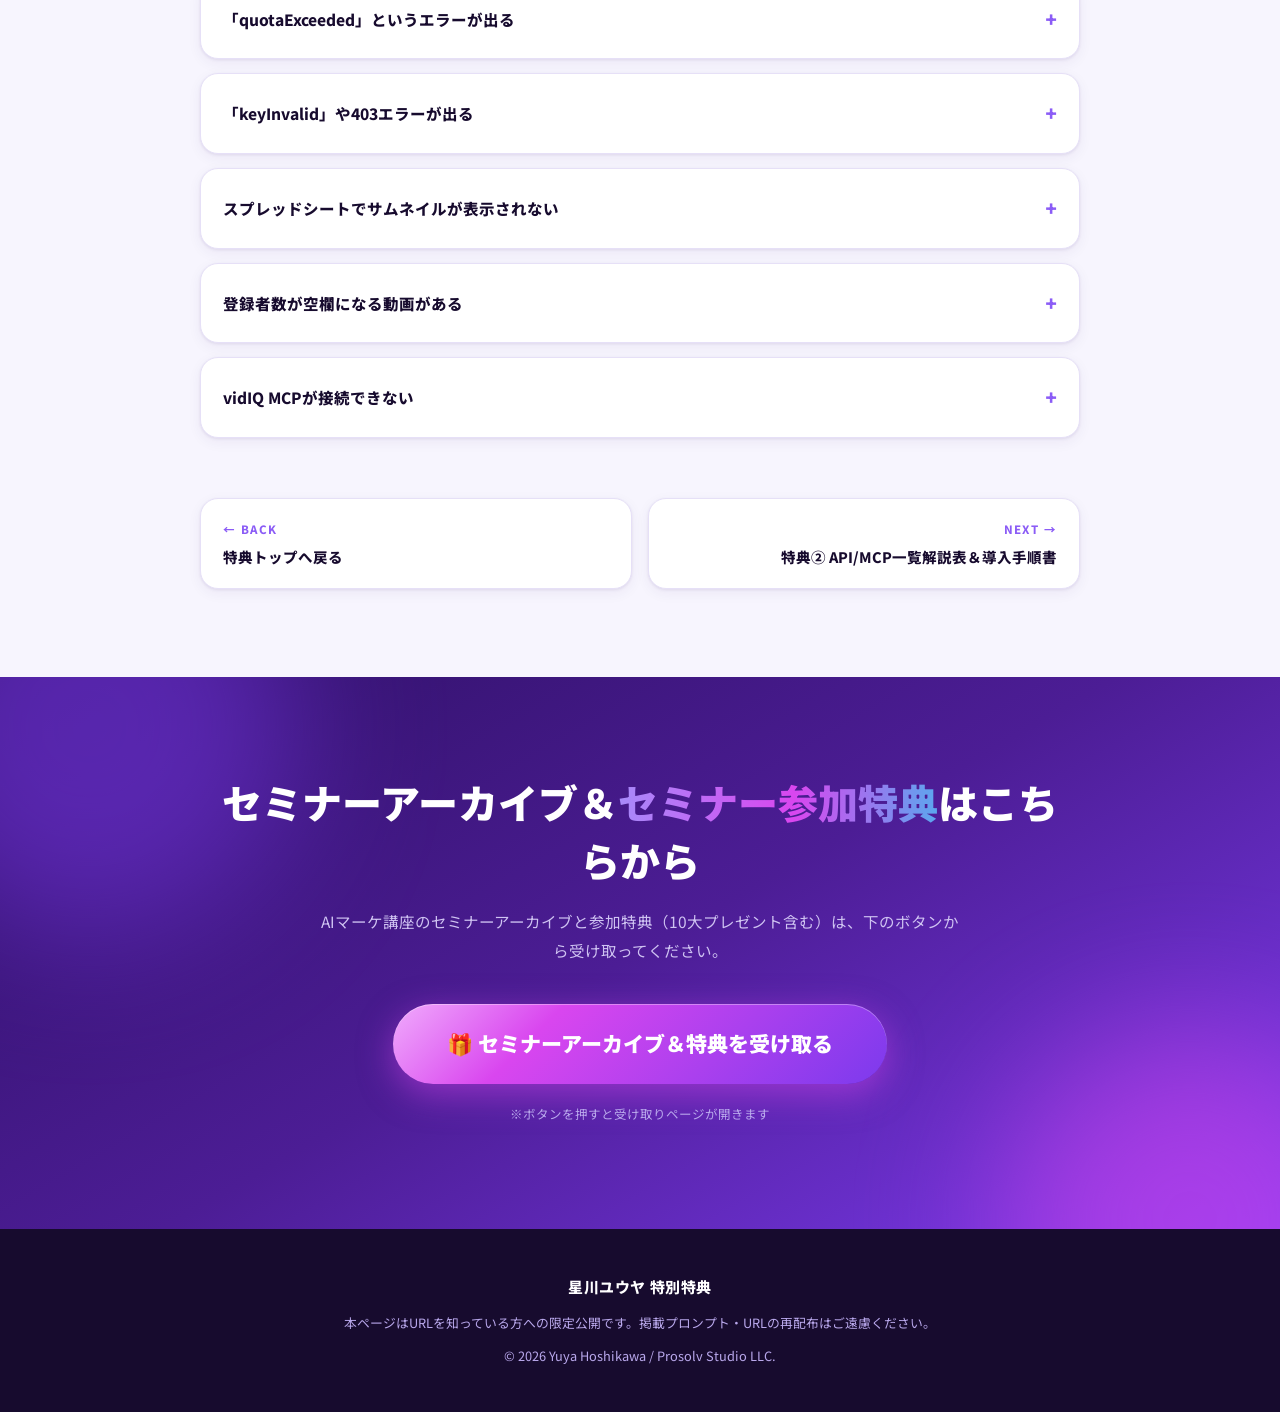
<file: tokuten1.html>
<!DOCTYPE html>
<html lang="ja">
<head>
<meta charset="UTF-8">
<meta name="viewport" content="width=device-width, initial-scale=1.0">
<meta name="robots" content="noindex, nofollow">
<title>特典①【YouTube Data API × vidIQ】YouTube企画リサーチ自動化＆競合の上位互換YouTube作成マニュアル｜星川ユウヤ 特別特典</title>
<meta name="description" content="YouTube Data API v3とvidIQを使った企画リサーチ自動化スプレッドシートの仕組み解説と、.envセキュリティ対策込みのワンクリック構築プロンプト。">
<link rel="preconnect" href="https://fonts.googleapis.com">
<link rel="preconnect" href="https://fonts.gstatic.com" crossorigin>
<link href="https://fonts.googleapis.com/css2?family=Noto+Sans+JP:wght@400;500;700;900&family=Outfit:wght@600;700;800&display=swap" rel="stylesheet">
<link rel="stylesheet" href="assets/css/style.css">
<link rel="icon" href="data:image/svg+xml,%3Csvg xmlns='http://www.w3.org/2000/svg' viewBox='0 0 100 100'%3E%3Cdefs%3E%3ClinearGradient id='g' x1='0' y1='0' x2='1' y2='1'%3E%3Cstop offset='0%25' stop-color='%237c3aed'/%3E%3Cstop offset='100%25' stop-color='%23d946ef'/%3E%3C/linearGradient%3E%3C/defs%3E%3Crect width='100' height='100' rx='22' fill='url(%23g)'/%3E%3Ctext x='50' y='68' font-size='52' text-anchor='middle' fill='white' font-family='sans-serif' font-weight='bold'%3E特%3C/text%3E%3C/svg%3E">
</head>
<body>
<div id="progressBar"></div>

<nav class="nav">
  <div class="nav-inner">
    <a class="nav-brand" href="index.html"><span class="dot">特</span>星川ユウヤ 特別特典</a>
    <button class="nav-burger" aria-label="メニュー"><span></span><span></span><span></span></button>
    <div class="nav-links">
      <a href="tokuten1.html">① YouTubeリサーチ自動化</a>
      <a href="tokuten2.html">② API/MCP大全</a>
      <a href="tokuten3.html">③ ローカル一撃構築</a>
      <a class="nav-cta" href="index.html#cta">🎁 セミナー特典を受け取る</a>
    </div>
  </div>
</nav>

<header class="page-hero">
  <div class="orb orb-1"></div><div class="orb orb-2"></div>
  <div class="page-hero-inner">
    <div class="breadcrumb"><a href="index.html">特典トップ</a> ／ 特典①</div>
    <h1>【YouTube Data API × vidIQ】<br><span class="grad">YouTube企画リサーチ自動化</span>＆<br>競合の上位互換YouTube作成マニュアル</h1>
    <p class="lead">僕が実際に運用しているYouTubeリサーチ・スプレッドシートの仕組みを完全解説した後、コピーして貼り付けるだけで誰でも同じ環境を作れる「ワンクリック構築プロンプト」を渡します。APIキーの取得手順と.envによるセキュリティ対策まで、すべてこのページに入っています。</p>
  </div>
</header>

<main class="section">
<div class="container-narrow prose">

<h2 id="overview">1. この特典でできるようになること</h2>
<p>キーワードを入れるだけで、YouTube上の競合動画・競合チャンネルのデータが自動で集まり、<strong>「どの動画が、チャンネル規模に対して異常に伸びているか（＝企画力で伸びたお宝動画か）」まで数値で判定できるリサーチシート</strong>が手に入ります。</p>
<ul>
  <li>検索上位・高再生の動画を、<strong>サムネイル画像つき</strong>で一覧化（URLの羅列ではなく、シート上でサムネが見える状態）</li>
  <li>再生回数・登録者数から<strong>拡散率（再生数 ÷ 登録者数）</strong>を自動計算し、「登録者は少ないのに再生されている動画」を発掘</li>
  <li>vidIQで<strong>月間検索ボリューム・競合度</strong>を補完し、「需要はあるのに競合が弱いキーワード」を特定</li>
  <li>集めたベンチマークをもとに、<strong>競合の上位互換となる企画</strong>を組み立てる（やり方は§4で解説）</li>
</ul>

<div class="callout info">
  <span class="ico">💡</span>
  <p><strong>なぜスプレッドシートなのか：</strong>リサーチ結果を「流れていくチャット」ではなく「蓄積されるシート」に残すことで、過去のリサーチと比較でき、チームにも共有できます。サムネイルを画像で並べるのは、企画の勝ち筋はタイトルよりも先に「サムネの絵柄」に現れるからです。</p>
</div>

<h2 id="prepare">2. 事前に用意するもの</h2>
<div class="table-wrap">
<table class="rich">
  <tr><th>用意するもの</th><th>必須/任意</th><th>費用</th><th>入手先</th></tr>
  <tr><td><strong>Googleアカウント</strong></td><td>必須</td><td>無料</td><td>お持ちのものでOK</td></tr>
  <tr><td><strong>YouTube Data API v3 のAPIキー</strong></td><td>必須</td><td>無料（1日10,000ユニットまで）</td><td>Google Cloud Console（§5で手順解説）</td></tr>
  <tr><td><strong>デスクトップアプリ版 Claude Code</strong>（またはCursor / Codex CLI）</td><td>必須</td><td>各サブスクに準拠</td><td>公式サイト</td></tr>
  <tr><td><strong>Python 3</strong></td><td>必須（Macは標準搭載）</td><td>無料</td><td>構築プロンプトが確認・案内します</td></tr>
  <tr><td><strong>vidIQアカウント</strong></td><td>任意（推奨）</td><td>無料プランあり</td><td>vidiq.com（§7で接続手順解説）</td></tr>
</table>
</div>
<div class="tool-links" style="margin-top:18px">
  <a class="doc-btn" href="https://developers.google.com/youtube/v3/getting-started?hl=ja" target="_blank" rel="noopener">YouTube Data API 公式スタートガイド</a>
  <a class="doc-btn" href="https://console.cloud.google.com/" target="_blank" rel="noopener">Google Cloud Console</a>
  <a class="doc-btn" href="https://vidiq.com/" target="_blank" rel="noopener">vidIQ 公式サイト</a>
  <a class="doc-btn alt" href="https://docs.claude.com/en/docs/claude-code/overview" target="_blank" rel="noopener">Claude Code 公式ドキュメント</a>
</div>

<h2 id="system">3. 仕組み解説：リサーチシートはこう動いている</h2>

<h3>3-1. データ取得の流れ（3段構え）</h3>
<p>YouTube Data APIは「1回で全部取れる」APIではありません。僕のシートは、次の3つのエンドポイントをリレーさせてデータを完成させています。</p>
<div class="steps">
  <div class="step">
    <h4>search.list ── キーワードで動画を検索する</h4>
    <div class="step-body"><p>キーワード（例：「AI マーケティング」）と期間・並び順を指定して、該当する動画IDのリストを取得します。日本向けリサーチでは <code>regionCode=JP</code> と <code>relevanceLanguage=ja</code> を指定するのがポイント。<strong>1回100ユニット</strong>を消費する“高コスト”な呼び出しなので、ここは無駄撃ちしない設計にします。</p></div>
  </div>
  <div class="step">
    <h4>videos.list ── 動画の詳細と統計をまとめて取る</h4>
    <div class="step-body"><p>search.listで得た動画IDを<strong>50件ずつまとめて</strong>渡し、<code>snippet</code>（タイトル・概要欄・サムネURL・公開日）、<code>contentDetails</code>（動画尺）、<code>statistics</code>（再生回数・高評価数・コメント数）を一括取得します。こちらは1回1ユニットと激安です。</p></div>
  </div>
  <div class="step">
    <h4>channels.list ── チャンネル情報で「規模」を測る</h4>
    <div class="step-body"><p>動画の投稿チャンネルIDを50件ずつ渡し、<strong>登録者数・チャンネル開設日・総投稿本数</strong>を取得。ここで取った登録者数が、次の「拡散率」計算の分母になります。</p></div>
  </div>
</div>

<h3>3-2. スプレッドシートの列構成（17列）</h3>
<p>取得したデータは、以下の17列でシートに書き込みます。<strong>この列構成自体がリサーチの型</strong>です。</p>
<div class="table-wrap">
<table class="rich">
  <tr><th>#</th><th>列名</th><th>中身・計算式</th><th>何を見る列か</th></tr>
  <tr><td>1</td><td><strong>リサーチ日</strong></td><td>実行日（YYYY-MM-DD）</td><td>いつ時点のデータか</td></tr>
  <tr><td>2</td><td><strong>チャンネル名</strong></td><td>channels.list の snippet.title</td><td>競合の識別</td></tr>
  <tr><td>3</td><td><strong>チャンネルURL</strong></td><td>channelIdから生成</td><td>ワンクリックで競合訪問</td></tr>
  <tr><td>4</td><td><strong>登録者数</strong></td><td>statistics.subscriberCount</td><td>チャンネル規模（拡散率の分母）</td></tr>
  <tr><td>5</td><td><strong>サムネイル画像</strong></td><td><code>=IMAGE("https://img.youtube.com/vi/動画ID/0.jpg",4,180,320)</code></td><td>勝ちサムネの絵柄を目で比較</td></tr>
  <tr><td>6</td><td><strong>タイトル</strong></td><td>snippet.title</td><td>フック・訴求の型</td></tr>
  <tr><td>7</td><td><strong>動画URL</strong></td><td>videoIdから生成</td><td>実物確認</td></tr>
  <tr><td>8</td><td><strong>動画尺</strong></td><td>contentDetails.duration（ISO 8601→分秒変換）</td><td>ショート/ロングの判別・適正尺</td></tr>
  <tr><td>9</td><td><strong>概要欄</strong></td><td>snippet.description</td><td>導線設計（LINE誘導等）の研究</td></tr>
  <tr><td>10</td><td><strong>再生回数</strong></td><td>statistics.viewCount</td><td>需要の絶対量</td></tr>
  <tr><td>11</td><td><strong>評価数</strong></td><td>statistics.likeCount</td><td>視聴者満足の絶対量</td></tr>
  <tr><td>12</td><td><strong>評価率</strong></td><td>いいね数 ÷ 再生回数 × 100</td><td>内容の満足度（%）</td></tr>
  <tr><td>13</td><td><strong>コメント数</strong></td><td>statistics.commentCount</td><td>エンゲージの絶対量</td></tr>
  <tr><td>14</td><td><strong>コメント率</strong></td><td>コメント数 ÷ 再生回数 × 100</td><td>視聴者の熱量（%）</td></tr>
  <tr><td>15</td><td><strong>拡散率</strong></td><td><strong>再生回数 ÷ 登録者数</strong></td><td>★最重要。企画力の指標</td></tr>
  <tr><td>16</td><td><strong>公開日</strong></td><td>snippet.publishedAt</td><td>鮮度・伸びる速度の把握</td></tr>
  <tr><td>17</td><td><strong>開設日／動画投稿数</strong></td><td>channels.list の snippet.publishedAt / statistics.videoCount</td><td>後発でも勝てるかの判断材料</td></tr>
</table>
</div>

<div class="callout tip">
  <span class="ico">🎯</span>
  <p><strong>拡散率の読み方：</strong>拡散率が<strong>1.0以上</strong>（再生数が登録者数を超えている）の動画は、既存ファンの力ではなく<strong>「企画・サムネ・タイトルの力」でブラウジングや検索から伸びた可能性が高い</strong>動画です。登録者の少ないチャンネルで拡散率が高い動画ほど、真似する価値のある「お宝ベンチマーク」になります。逆に登録者100万人で拡散率0.05のような動画は、ファンが見ているだけなので企画の参考にはなりません。</p>
</div>

<h3>3-3. サムネイルを「画像で」並べるIMAGE数式</h3>
<p>YouTubeのサムネイルは、動画IDさえ分かれば固定URLで取得できます。スプレッドシートのセルにこの数式を入れると、シート上にサムネがそのまま表示されます。</p>
<div class="codebox">
  <div class="codebox-head">
    <div class="codebox-title"><span class="dots"><i></i><i></i><i></i></span><span>サムネイル表示のIMAGE数式（Googleスプレッドシート用）</span></div>
    <button class="copy-btn" data-copy-target="code-image">📋 コピー</button>
  </div>
  <pre id="code-image">=IMAGE("https://img.youtube.com/vi/ここに動画ID/0.jpg", 4, 180, 320)</pre>
</div>
<p>第2引数の <code>4</code> は「サイズを数値指定するモード」、続く <code>180, 320</code> が高さ・幅です。行の高さを180px程度に広げておくと、サムネがきれいに並びます。構築プロンプトで作るスクリプトは、この数式を自動でCSVに埋め込みます。</p>

<h3>3-4. vidIQは「Data APIで取れないもの」を埋める</h3>
<p>YouTube Data APIは実績データ（再生・登録者）は取れますが、<strong>「そのキーワードが月に何回検索されているか」「競合がどれくらい強いか」は取れません</strong>。そこをvidIQで補完します。役割分担はこうです。</p>
<div class="table-wrap">
<table class="rich">
  <tr><th>知りたいこと</th><th>使うツール</th><th>見る指標</th></tr>
  <tr><td>すでに伸びている動画・チャンネルの実績</td><td><strong>YouTube Data API</strong></td><td>再生回数・登録者数・拡散率・評価率</td></tr>
  <tr><td>キーワードの需要と競合の強さ</td><td><strong>vidIQ</strong></td><td>月間検索ボリューム・Competition（競合度）・Overallスコア</td></tr>
  <tr><td>登録者比で異常に伸びた「お宝動画」の発掘</td><td><strong>vidIQ（outliers）＋ Data API</strong></td><td>アウトライア（外れ値）動画・拡散率</td></tr>
</table>
</div>
<p>vidIQはMCP（Model Context Protocol）でClaude Codeに直接つなげられるので、「このキーワードの検索ボリュームと競合度を調べて」とAIに話しかけるだけでデータが返ってきます（接続手順は§7）。</p>

<h2 id="joui">4. 「競合の上位互換YouTube」を作る流れ</h2>
<p>シートが完成したら、それをどう企画に変えるか。僕の運用は次の5段階です。</p>
<div class="steps">
  <div class="step">
    <h4>ベンチマーク抽出 ── シートを拡散率降順に並べ替える</h4>
    <div class="step-body"><p>リサーチシートを拡散率で降順ソートし、上から「自分のジャンル・ターゲットに合う動画」を2〜3本ピックアップします。この時、<strong>登録者数が自分と同規模〜少し上のチャンネル</strong>を優先すると、再現性の高いベンチマークになります。</p></div>
  </div>
  <div class="step">
    <h4>スコアリング ── なぜ伸びたかを数値で分解する</h4>
    <div class="step-body"><p>候補動画の「拡散率・評価率・コメント率・動画尺・公開日」を見比べ、伸びた理由が<strong>企画（サムネ・タイトル）なのか、内容（評価率・コメント率が高い）なのか</strong>を切り分けます。vidIQで検索ボリュームも確認し、「需要があるのに供給が弱い」ことを裏取りします。</p></div>
  </div>
  <div class="step">
    <h4>A＋B＝C マージ企画 ── 丸パクリではなく「ニーズの融合」</h4>
    <div class="step-body"><p>ベンチマーク2〜3本から「視聴者が共通して求めているもの」を抽出し、それを<strong>自分の実績・経験・一次情報と掛け合わせて</strong>1本の企画にします。A動画の切り口＋B動画の題材＝C（自分だけの上位互換企画）。単体の動画を真似るのではなく、複数の勝ち動画の「共通ニーズ」を1本で満たすから上位互換になります。</p></div>
  </div>
  <div class="step">
    <h4>サムネ・タイトルの日本市場ローカライズ</h4>
    <div class="step-body"><p>海外の伸び動画をベンチマークにした場合、タイトルの直訳は禁止。<strong>日本の視聴者の悩みの言葉</strong>に置き換えます。サムネはシート上に並んだ勝ちサムネの「絵柄の共通点」（顔の大きさ・文字数・色数）を踏襲します。</p></div>
  </div>
  <div class="step">
    <h4>台本化 → 投稿 → シートに実績を蓄積</h4>
    <div class="step-body"><p>企画が決まったら台本→撮影→投稿。投稿後の自分の動画も同じシートで計測すると、「自分の拡散率」がベンチマークとの距離を教えてくれます。リサーチ→投稿→計測のループが回り始めたら、このシステムは完成です。</p></div>
  </div>
</div>

<div class="callout warn">
  <span class="ico">✍️</span>
  <p><strong>大事な運用ルール：</strong>タイトルやサムネ文言をAIに考えさせる時も、<strong>リサーチシートの実データと自分自身の言葉・実績だけを素材にする</strong>こと。AIに「それっぽい強いコピー」をゼロから作文させると、出典のない誇張表現が混ざりチャンネルの信頼を毀損します。ベンチマークにある表現の型 × 自分の一次情報、が原則です。</p>
</div>

<h2 id="apikey">5. YouTube Data APIキーの取得手順（公式ドキュメント準拠）</h2>
<p>所要時間は約5分。費用は無料です（無料枠：<strong>1日あたり10,000ユニット</strong>。search.listが1回100ユニットなので、1日約100回の検索が可能。個人のリサーチ用途では十分すぎる量です）。</p>
<div class="steps">
  <div class="step">
    <h4>Google Cloud Consoleにアクセスし、プロジェクトを作る</h4>
    <div class="step-body">
      <p><a href="https://console.cloud.google.com/" target="_blank" rel="noopener">console.cloud.google.com</a> を開き、Googleアカウントでログイン。画面上部のプロジェクト選択 →「新しいプロジェクト」→ 名前を「youtube-research」などにして作成します。初回は利用規約への同意が求められます。</p>
    </div>
  </div>
  <div class="step">
    <h4>YouTube Data API v3 を有効化する</h4>
    <div class="step-body">
      <p>左メニュー「APIとサービス」→「ライブラリ」→ 検索窓に「YouTube Data API v3」と入力 → 選択して<strong>「有効にする」</strong>をクリック。</p>
    </div>
  </div>
  <div class="step">
    <h4>APIキーを発行する</h4>
    <div class="step-body">
      <p>「APIとサービス」→「認証情報」→「＋認証情報を作成」→<strong>「APIキー」</strong>。発行されたキー（<code>AIza...</code>で始まる文字列）が表示されます。<strong>この画面のままにして、次のステップで制限をかけてからコピーしてください。</strong></p>
    </div>
  </div>
  <div class="step">
    <h4>キーに制限をかける（重要）</h4>
    <div class="step-body">
      <p>発行したキーの「APIキーを編集」→「APIの制限」→「キーを制限」→ <strong>YouTube Data API v3 だけにチェック</strong>して保存。こうしておくと、万一キーが漏れても他のGoogleサービス（課金が発生し得るもの）には使えません。</p>
    </div>
  </div>
  <div class="step">
    <h4>キーを安全な場所に控える</h4>
    <div class="step-body">
      <p>コピーしたキーは、パスワードマネージャーか、これから作る<code>.env</code>ファイルにだけ保存します。<strong>チャットやメモアプリ、スクリーンショットには残さないでください。</strong></p>
    </div>
  </div>
</div>
<div class="tool-links">
  <a class="doc-btn" href="https://developers.google.com/youtube/v3/getting-started?hl=ja" target="_blank" rel="noopener">公式：YouTube Data API スタートガイド</a>
  <a class="doc-btn" href="https://developers.google.com/youtube/v3/docs?hl=ja" target="_blank" rel="noopener">公式：APIリファレンス</a>
  <a class="doc-btn" href="https://cloud.google.com/docs/authentication/api-keys?hl=ja" target="_blank" rel="noopener">公式：APIキー管理のベストプラクティス</a>
</div>

<h2 id="env">6. セキュリティ対策：APIキーは「.env」で管理する</h2>
<p>APIキーをスクリプトやプロンプトに直接書き込むのは絶対NGです。理由は3つ。</p>
<ul>
  <li><strong>流出リスク：</strong>スクリプトを誰かに共有したり、GitHubにアップした瞬間、キーが世界に公開されます（クローラーは公開リポジトリのキーを数分で発見します）</li>
  <li><strong>差し替え地獄：</strong>キーを再発行するたびに、スクリプト内の全記述を探して書き換える必要が生じます</li>
  <li><strong>AIチャットへの混入：</strong>キー入りのコードをAIに貼ると、会話ログにキーが残ります</li>
</ul>
<p>そこで、プロジェクトフォルダ直下に<code>.env</code>という「キー専用の隠しファイル」を作り、スクリプトはそこから読み込む方式にします。この方式なら、コードは自由に共有できて、キーは自分のPCから出ません。</p>
<div class="codebox">
  <div class="codebox-head">
    <div class="codebox-title"><span class="dots"><i></i><i></i><i></i></span><span>.env ファイルの中身（例）</span></div>
    <button class="copy-btn" data-copy-target="code-env">📋 コピー</button>
  </div>
  <pre id="code-env">YOUTUBE_API_KEY=ここに自分のAPIキーを貼る</pre>
</div>
<div class="codebox">
  <div class="codebox-head">
    <div class="codebox-title"><span class="dots"><i></i><i></i><i></i></span><span>.gitignore（.envを共有対象から除外する設定）</span></div>
    <button class="copy-btn" data-copy-target="code-gitignore">📋 コピー</button>
  </div>
  <pre id="code-gitignore">.env
output/
__pycache__/</pre>
</div>
<div class="callout info">
  <span class="ico">🛡</span>
  <p><strong>もしキーが漏れたら：</strong>慌てず、Google Cloud Consoleの「認証情報」から該当キーを<strong>削除→再発行</strong>すれば旧キーは即座に無効になります。§5-4の「APIの制限」をかけていれば、漏洩時の被害はYouTube Data APIの無料枠消費だけに限定されます。この「制限＋.env＋即再発行」の3点セットが個人でできる現実的なセキュリティ対策です。</p>
</div>
<p>──とはいえ、この.env設定も含めて<strong>下の構築プロンプトがすべて自動でやってくれる</strong>ので、仕組みだけ理解しておけばOKです。</p>

<h2 id="vidiq">7. vidIQ MCPをClaude Codeにつなぐ（任意・推奨）</h2>
<p>vidIQのMCPサーバーをClaude Codeに登録すると、AIとの会話の中で検索ボリューム・競合度・アウトライア動画を直接取得できるようになります。</p>
<div class="steps">
  <div class="step">
    <h4>vidIQのアカウントを作る</h4>
    <div class="step-body"><p><a href="https://vidiq.com/" target="_blank" rel="noopener">vidiq.com</a>でアカウント登録（Googleアカウント連携が楽です）。無料プランでも基本のキーワードリサーチは動きます。</p></div>
  </div>
  <div class="step">
    <h4>プロジェクトに .mcp.json を置く</h4>
    <div class="step-body"><p>リサーチ用フォルダの直下に、以下の内容の<code>.mcp.json</code>を作成します（構築プロンプトに任せてもOK）。</p>
      <div class="codebox">
        <div class="codebox-head">
          <div class="codebox-title"><span class="dots"><i></i><i></i><i></i></span><span>.mcp.json（vidIQ MCP接続設定）</span></div>
          <button class="copy-btn" data-copy-target="code-mcp">📋 コピー</button>
        </div>
        <pre id="code-mcp">{
  "mcpServers": {
    "vidiq": {
      "type": "http",
      "url": "https://mcp.vidiq.com/mcp"
    }
  }
}</pre>
      </div>
    </div>
  </div>
  <div class="step">
    <h4>Claude Codeを再起動して認証する</h4>
    <div class="step-body"><p>Claude Codeを開き直すとvidIQ MCPの接続確認が出るので許可し、ブラウザでvidIQアカウントの認証（OAuth）を済ませます。以降は「『AI 副業』の検索ボリュームと競合度をvidIQで調べて」のように自然言語で使えます。</p></div>
  </div>
</div>

<h2 id="prompt">8. ワンクリック構築プロンプト（コピーして貼るだけ）</h2>
<p>以下がこの特典の本体です。<strong>「コピー」ボタン→デスクトップアプリ版Claude Codeに貼り付けて送信</strong>してください。AIがあなたの環境を確認しながら、フォルダ作成→.envセキュリティ設定→リサーチスクリプト構築→スプレッドシート化→テスト実行まで、対話形式で最後まで面倒を見てくれます。CursorやCodex CLIでもそのまま使えます。</p>

<div class="codebox collapsible">
  <div class="codebox-head">
    <div class="codebox-title"><span class="dots"><i></i><i></i><i></i></span><span>YouTube企画リサーチ自動化システム 一撃構築プロンプト</span></div>
    <button class="copy-btn" data-copy-target="code-prompt1">📋 プロンプト全文をコピー</button>
  </div>
  <pre id="code-prompt1">あなたは「YouTube企画リサーチ自動化システム」の構築エージェントです。
これから、YouTube Data API v3 を使った競合リサーチ・スプレッドシートシステムを、このPC上に構築してください。
私はプログラミング初心者の可能性があります。専門用語には一言ずつ説明を添え、1ステップずつ確認を取りながら進めてください。

━━━━━━━━━━━━━━━━━━━━━━
■ ゴール
━━━━━━━━━━━━━━━━━━━━━━
キーワードを指定して実行すると、
1. YouTubeで該当キーワードの動画を検索し（search.list）
2. 各動画の詳細・統計を取得し（videos.list）
3. 投稿チャンネルの規模データを取得し（channels.list）
4. 拡散率などの指標を自動計算して
5. Googleスプレッドシートに貼れるリサーチシート（CSV）を出力する
システムを完成させる。APIキーは .env ファイルで安全に管理する。

━━━━━━━━━━━━━━━━━━━━━━
■ STEP 0：環境ヒアリング（最初に必ず実施）
━━━━━━━━━━━━━━━━━━━━━━
以下を1つずつ質問し、回答を待ってから次に進むこと。

Q1. OSはMacですか、Windowsですか？
Q2. ターミナルで python3 --version（Windowsは python --version）を実行して、Python 3.9以上が入っているか確認させてください。無ければインストールを案内します。
Q3. YouTube Data API v3 のAPIキーは取得済みですか？
    - 未取得の場合は、次の手順を案内して取得を待つこと：
      (1) https://console.cloud.google.com/ にログイン
      (2) 新しいプロジェクトを作成（名前例: youtube-research）
      (3) 「APIとサービス」→「ライブラリ」→「YouTube Data API v3」を検索して「有効にする」
      (4) 「APIとサービス」→「認証情報」→「＋認証情報を作成」→「APIキー」
      (5) 作成したキーの「APIの制限」で「YouTube Data API v3」のみに制限して保存
    - ⚠️ 重要：APIキーをこのチャット欄に貼らないよう必ず伝えること。キーは後でユーザー自身が .env ファイルに直接書き込む。
Q4. リサーチしたいキーワードを1〜10個教えてください（例：AI マーケティング／AI 副業／ChatGPT 使い方）。
Q5. フィルタ条件の希望はありますか？（デフォルト：直近3ヶ月・最低再生数30,000回・横長動画。ショート動画中心なら教えてください）
Q6. vidIQ（キーワードの検索ボリューム分析ツール）も接続しますか？（任意。接続する場合はSTEP 5で設定）

━━━━━━━━━━━━━━━━━━━━━━
■ STEP 1：プロジェクトフォルダの作成
━━━━━━━━━━━━━━━━━━━━━━
ホームディレクトリ直下に以下の構成を作成すること。

youtube-research/
├── .env                  ← APIキー置き場（ユーザーが自分で記入）
├── .gitignore            ← .env と output/ を除外
├── README.md             ← 使い方（このSTEPの最後に生成）
├── youtube_research.py   ← メインスクリプト
└── output/               ← CSVの出力先

.gitignore の中身：
.env
output/
__pycache__/

━━━━━━━━━━━━━━━━━━━━━━
■ STEP 2：セキュリティ設定（スキップ禁止）
━━━━━━━━━━━━━━━━━━━━━━
1. .env ファイルを次の1行のテンプレートで作成する：
   YOUTUBE_API_KEY=
2. ユーザーに「.env をテキストエディタで開き、= の後ろに自分のAPIキーを貼り付けて保存してください」と依頼する。
   - VSCode系エディタなら code コマンド、Macなら open コマンド、Windowsなら notepad で開き方まで案内すること。
3. ユーザーが保存したら、キーの値を表示せずに「キーが読み込めるか」だけを確認するテストを行うこと（例：python3 -c で os.environ を読み、先頭4文字と文字数だけ表示）。
4. 以後の全工程で、APIキーの値をチャットに出力してはならない。ユーザーがチャットにキーを貼った場合は、即座に「そのキーは再発行を推奨します」と伝え、.env への記入に誘導すること。

━━━━━━━━━━━━━━━━━━━━━━
■ STEP 3：リサーチスクリプトの作成
━━━━━━━━━━━━━━━━━━━━━━
youtube_research.py を以下の仕様で実装すること。
標準ライブラリ＋requests のみで実装（google-api-python-client は不要）。
requests が無ければ pip install requests を案内。
.env は python-dotenv を使わず、自前で1行ずつ読み込む簡易パーサーでよい。

【API呼び出し仕様】
- ベースURL: https://www.googleapis.com/youtube/v3/
- search.list:
  part=snippet, q={キーワード}, type=video, regionCode=JP, relevanceLanguage=ja,
  order=viewCount, publishedAfter={期間指定 RFC3339}, maxResults=50
  ※ショート動画を除きたい場合は videoDuration=medium または long を使用
- videos.list:
  part=snippet,contentDetails,statistics, id={動画ID50件をカンマ結合}
- channels.list:
  part=snippet,statistics, id={チャンネルID50件をカンマ結合}
- クォータ注意: search.listは1回100ユニット、videos/channelsは1ユニット。
  1日の無料枠は10,000ユニット。実行前に「今回の実行で約何ユニット使うか」を表示すること。

【計算指標】
- 評価率(%) = likeCount ÷ viewCount × 100（小数2桁）
- コメント率(%) = commentCount ÷ viewCount × 100（小数2桁）
- 拡散率 = viewCount ÷ subscriberCount（小数2桁。登録者数非公開の場合は空欄）
- 動画尺 = ISO 8601 duration（例 PT12M34S）を「12:34」形式に変換

【CSV出力仕様】
output/yt_research_{実行日}_{キーワード}.csv に、以下の17列で出力（UTF-8 BOM付き。Excel/スプレッドシート両対応のため）：
リサーチ日, チャンネル名, チャンネルURL, 登録者数, サムネイル画像, タイトル, 動画URL, 動画尺, 概要欄(先頭200字), 再生回数, 評価数, 評価率, コメント数, コメント率, 拡散率, 公開日, 開設日/投稿本数

- サムネイル画像列には次の文字列をそのまま入れる：
  =IMAGE("https://img.youtube.com/vi/{videoId}/0.jpg",4,180,320)
- 行の並びは拡散率の降順にすること。
- 概要欄の改行はスペースに置換してCSVを壊さないこと。

【エラーハンドリング】
- HTTP 403 + quotaExceeded → 「本日の無料枠を使い切りました。明日（太平洋時間0時リセット）再実行してください」と案内
- HTTP 400 + keyInvalid → 「.envのキーが正しく貼れているか確認してください」と案内
- ネットワークエラー → 3回までリトライ

━━━━━━━━━━━━━━━━━━━━━━
■ STEP 4：スプレッドシート化の案内
━━━━━━━━━━━━━━━━━━━━━━
テスト実行で生成されたCSVについて、以下を画面付きの言葉で案内すること。
1. Googleスプレッドシートで新規シートを作成
2. 「ファイル」→「インポート」→「アップロード」でCSVを選択
3. インポート設定：「現在のシートに追加」／区切り文字「自動検出」／★「テキストを数値や日付に変換する」を「はい」にする（IMAGE数式を関数として認識させるため）
4. サムネイル列の列幅を320px程度、行の高さを180px程度に広げる
5. 拡散率列で降順ソートし、拡散率1.0以上の行に条件付き書式（背景を薄紫 #EDE9FE など）を設定

━━━━━━━━━━━━━━━━━━━━━━
■ STEP 5：vidIQ MCP接続（STEP 0のQ6で希望した場合のみ）
━━━━━━━━━━━━━━━━━━━━━━
1. youtube-research/ 直下に .mcp.json を作成：
   {
     "mcpServers": {
       "vidiq": { "type": "http", "url": "https://mcp.vidiq.com/mcp" }
     }
   }
2. Claude Codeの再起動と、vidIQアカウントでのOAuth認証を案内する。
3. 接続後の使い方例を提示する：
   - 「{キーワード} の月間検索ボリュームと競合度をvidIQで調べて」
   - 「{ジャンル} で登録者比で異常に伸びている動画（アウトライア）を探して」

━━━━━━━━━━━━━━━━━━━━━━
■ STEP 6：テスト実行と使い方ガイド
━━━━━━━━━━━━━━━━━━━━━━
1. ユーザーのキーワード1つでテスト実行し、CSVが正しく生成されるか確認する。
2. 成功したら README.md に以下を記載する：
   - 実行コマンド例
   - 17列の意味（特に拡散率＝再生数÷登録者数。1.0以上が「企画力で伸びたお宝動画」）
   - クォータの目安（search 1回=100ユニット/日次上限10,000）
   - キー漏洩時の対処（Google Cloud Consoleで削除→再発行）
3. 最後に「リサーチ→ベンチマーク選定→複数動画の共通ニーズを自分の実績・一次情報と掛け合わせて上位互換企画を作る」という活用の流れを3行で要約して伝える。

━━━━━━━━━━━━━━━━━━━━━━
■ 全体の禁止事項
━━━━━━━━━━━━━━━━━━━━━━
- APIキーの値をチャット・ファイル名・ログに出力しない
- .env を .gitignore に入れ忘れたまま git init しない
- ユーザーの確認なしに大量のAPI呼び出し（1,000ユニット超）を行わない
- 実在しないAPIパラメータを推測で書かない（不明点は公式リファレンス https://developers.google.com/youtube/v3/docs を参照するよう案内する）

それでは、STEP 0の Q1 から始めてください。</pre>
  <div class="fade"></div>
  <button class="expand-btn">▼ 全文を表示する</button>
</div>

<h2 id="faq">9. うまくいかない時は（FAQ）</h2>
<details class="acc">
  <summary>「quotaExceeded」というエラーが出る</summary>
  <div class="acc-body"><p>その日の無料枠（10,000ユニット）を使い切っています。search.listは1回100ユニットと高コストなので、キーワードを絞って実行しましょう。枠は太平洋時間の0時（日本時間の夕方頃）にリセットされます。</p></div>
</details>
<details class="acc">
  <summary>「keyInvalid」や403エラーが出る</summary>
  <div class="acc-body"><p>①.envのキーの前後に余計なスペースや改行が入っていないか、②Google Cloud Consoleで「YouTube Data API v3」が有効化されているか、③キーのAPI制限が「YouTube Data API v3」になっているか（別のAPIだけに制限されていないか）を確認してください。</p></div>
</details>
<details class="acc">
  <summary>スプレッドシートでサムネイルが表示されない</summary>
  <div class="acc-body"><p>CSVインポート時に「テキストを数値や日付に変換する」を「はい」にしないと、IMAGE数式が文字列として貼り付きます。すでに貼ってしまった場合は、該当列を選択して一度切り取り→「特殊貼り付け」→「値のみ」ではなく通常貼り付けで戻すか、再インポートしてください。</p></div>
</details>
<details class="acc">
  <summary>登録者数が空欄になる動画がある</summary>
  <div class="acc-body"><p>チャンネル側が登録者数を非公開設定にしているケースです。その場合、拡散率は計算できないため空欄になります（仕様通りの動作です）。</p></div>
</details>
<details class="acc">
  <summary>vidIQ MCPが接続できない</summary>
  <div class="acc-body"><p>①.mcp.jsonの置き場所がプロジェクトフォルダ直下か、②Claude Codeを再起動したか、③ブラウザでのOAuth認証を完了したか、を順に確認してください。それでも繋がらない場合は、Claude Code内で「/mcp」と入力すると接続状態を確認できます。</p></div>
</details>

<div class="pager">
  <a href="index.html"><div class="dir">← BACK</div><div class="ttl">特典トップへ戻る</div></a>
  <a class="next" href="tokuten2.html"><div class="dir">NEXT →</div><div class="ttl">特典② API/MCP一覧解説表＆導入手順書</div></a>
</div>

</div>
</main>

<section class="cta" id="cta">
  <div class="orb orb-1"></div><div class="orb orb-2"></div>
  <div class="cta-inner">
    <h2>セミナーアーカイブ＆<span class="grad">セミナー参加特典</span>はこちらから</h2>
    <p>AIマーケ講座のセミナーアーカイブと参加特典（10大プレゼント含む）は、下のボタンから受け取ってください。</p>
    <a class="cta-btn" href="https://sub.osaru01.jp/p/SsTHWftW243u?ftid=CLHKaCCMTq77" target="_blank" rel="noopener">🎁 セミナーアーカイブ＆特典を受け取る</a>
    <div class="cta-note">※ボタンを押すと受け取りページが開きます</div>
  </div>
</section>

<footer>
  <div class="foot-brand">星川ユウヤ 特別特典</div>
  <p>本ページはURLを知っている方への限定公開です。掲載プロンプト・URLの再配布はご遠慮ください。</p>
  <p>&copy; 2026 Yuya Hoshikawa / Prosolv Studio LLC.</p>
</footer>

<button id="toTop" aria-label="ページ上部へ">↑</button>
<div id="toast"></div>
<script src="assets/js/app.js"></script>
</body>
</html>
</file>
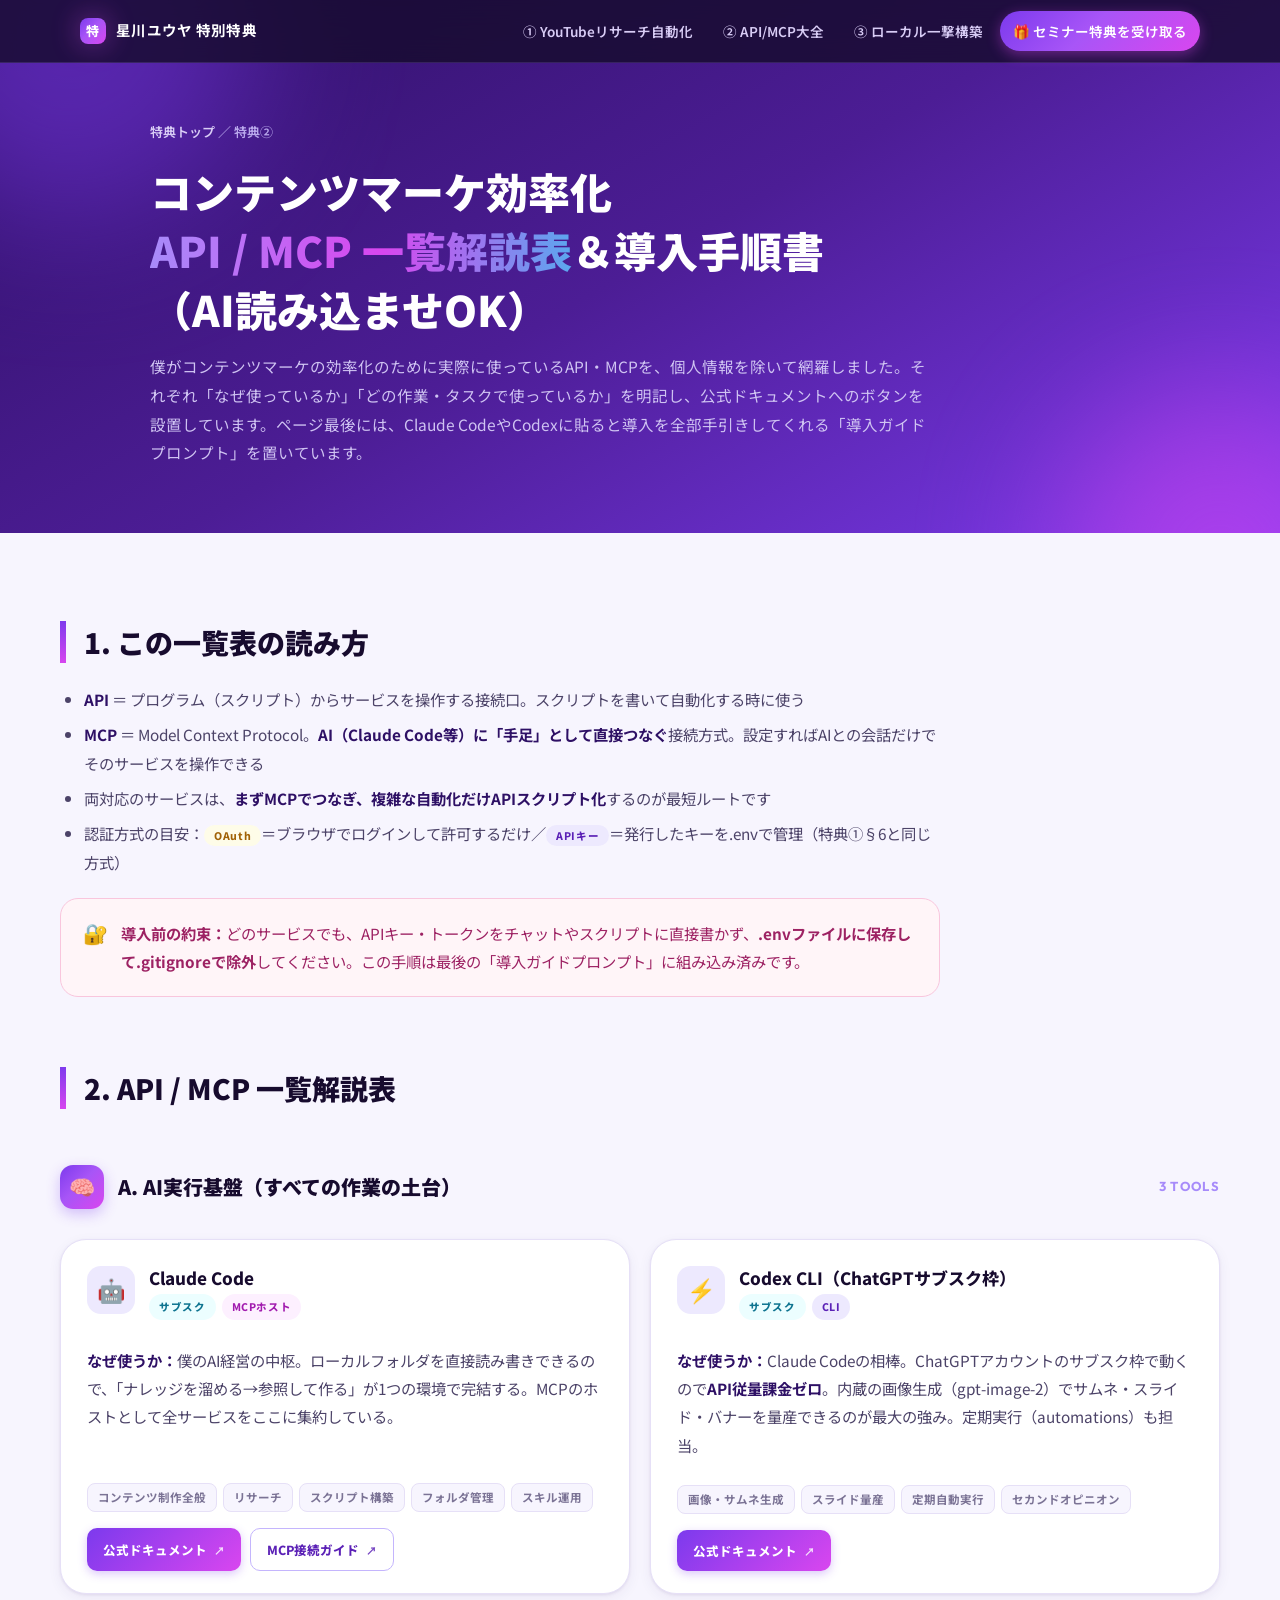
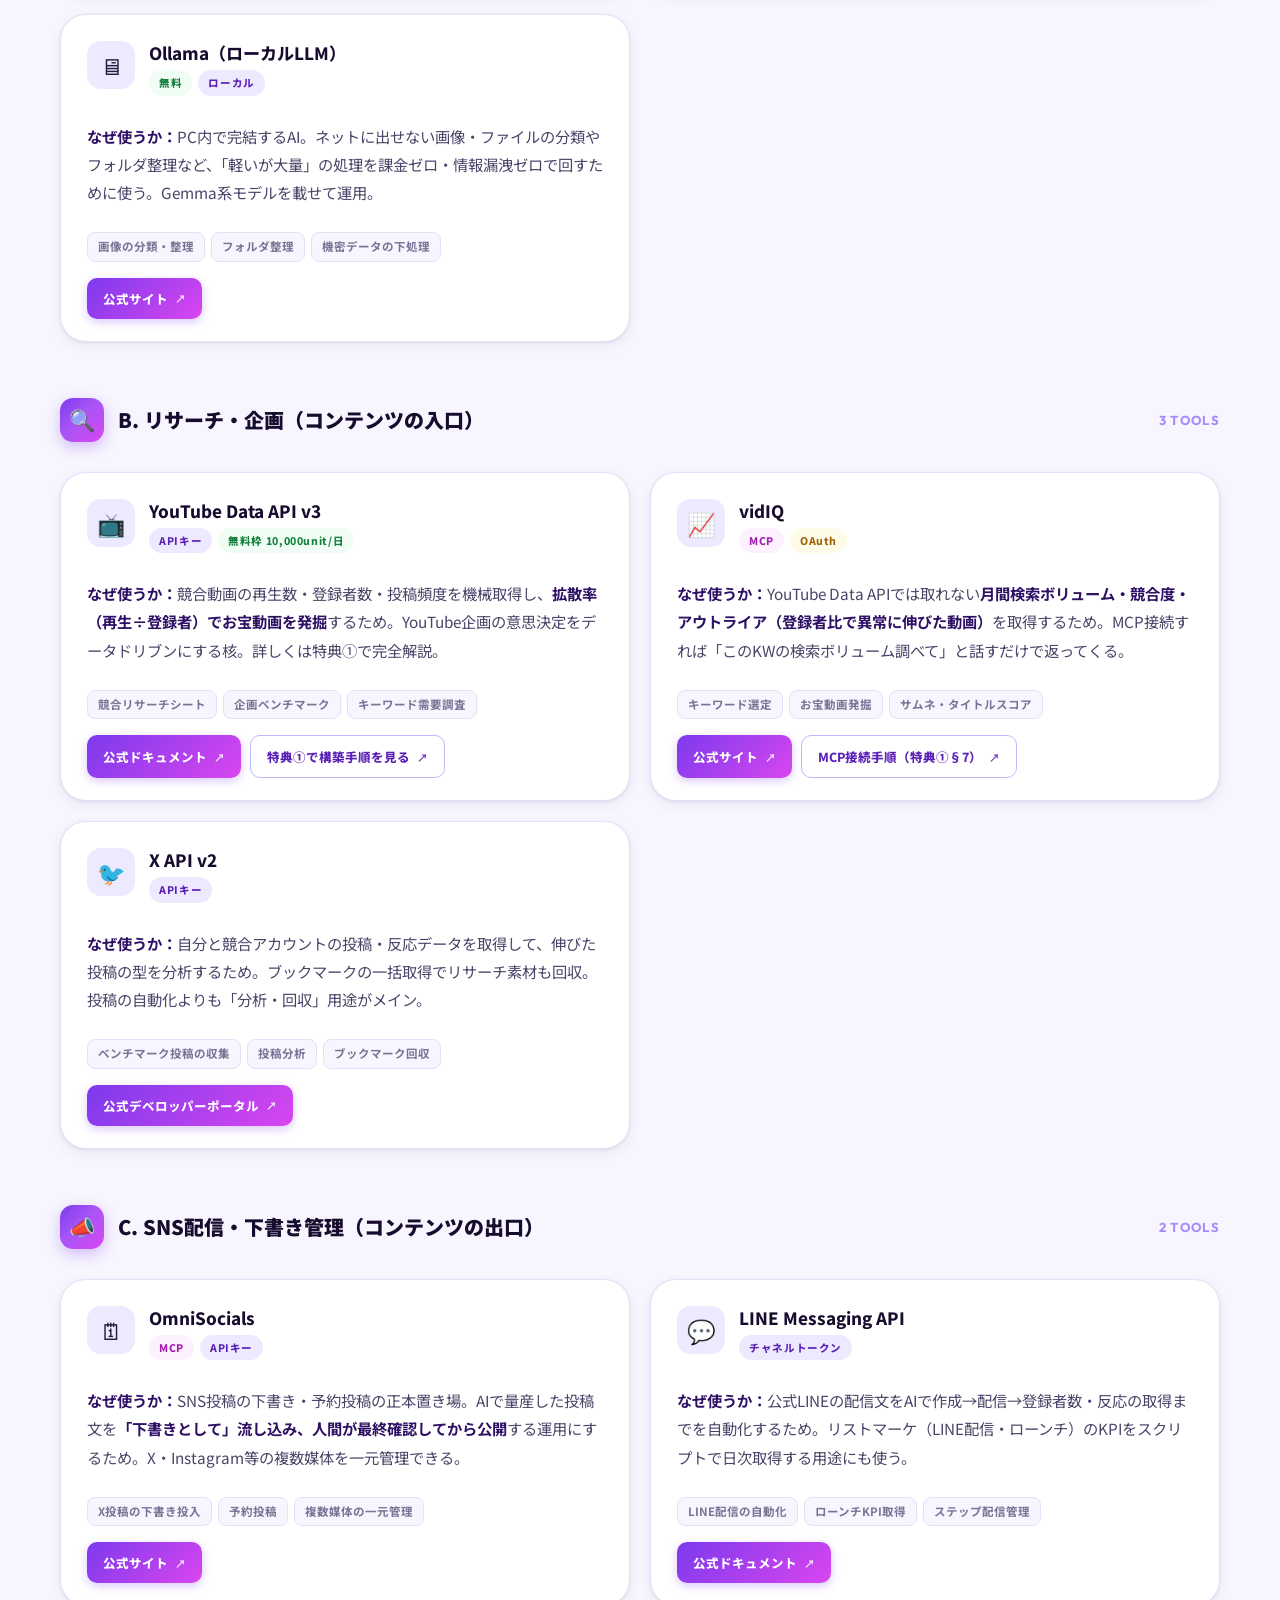
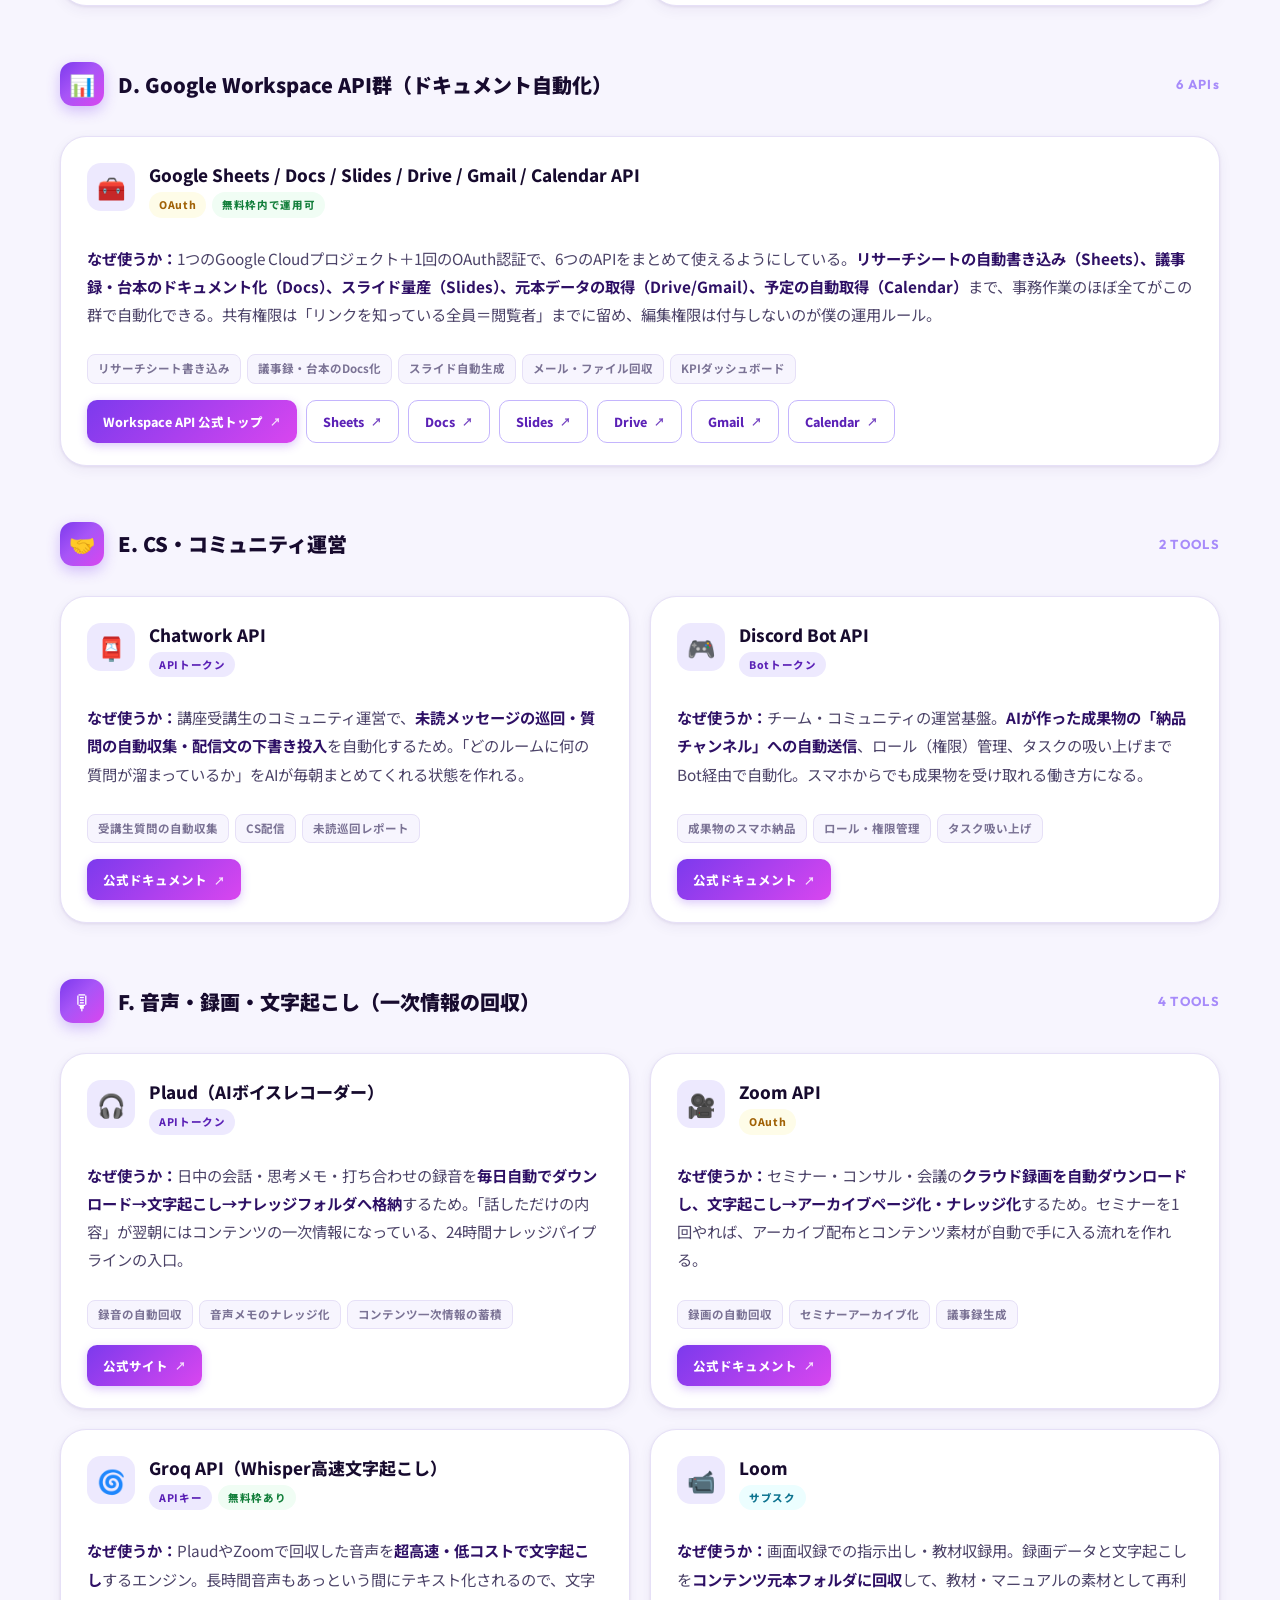
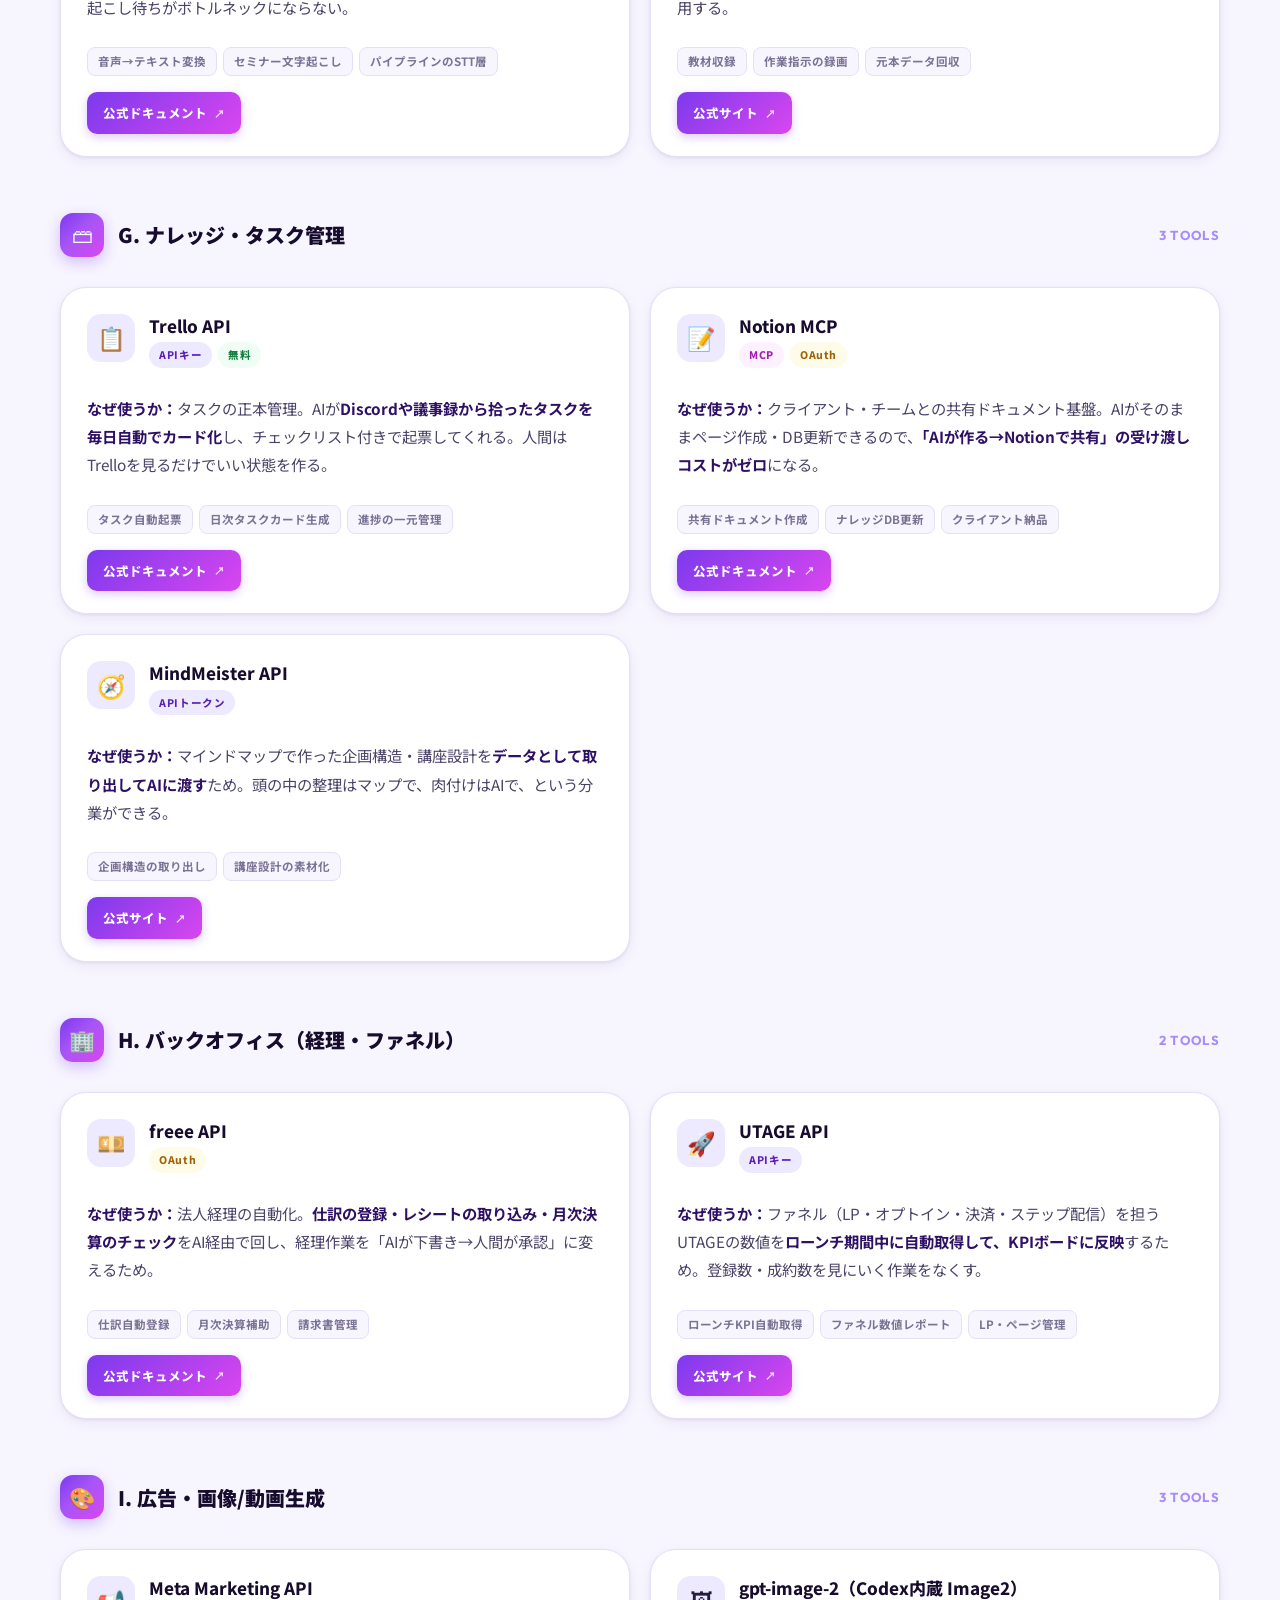
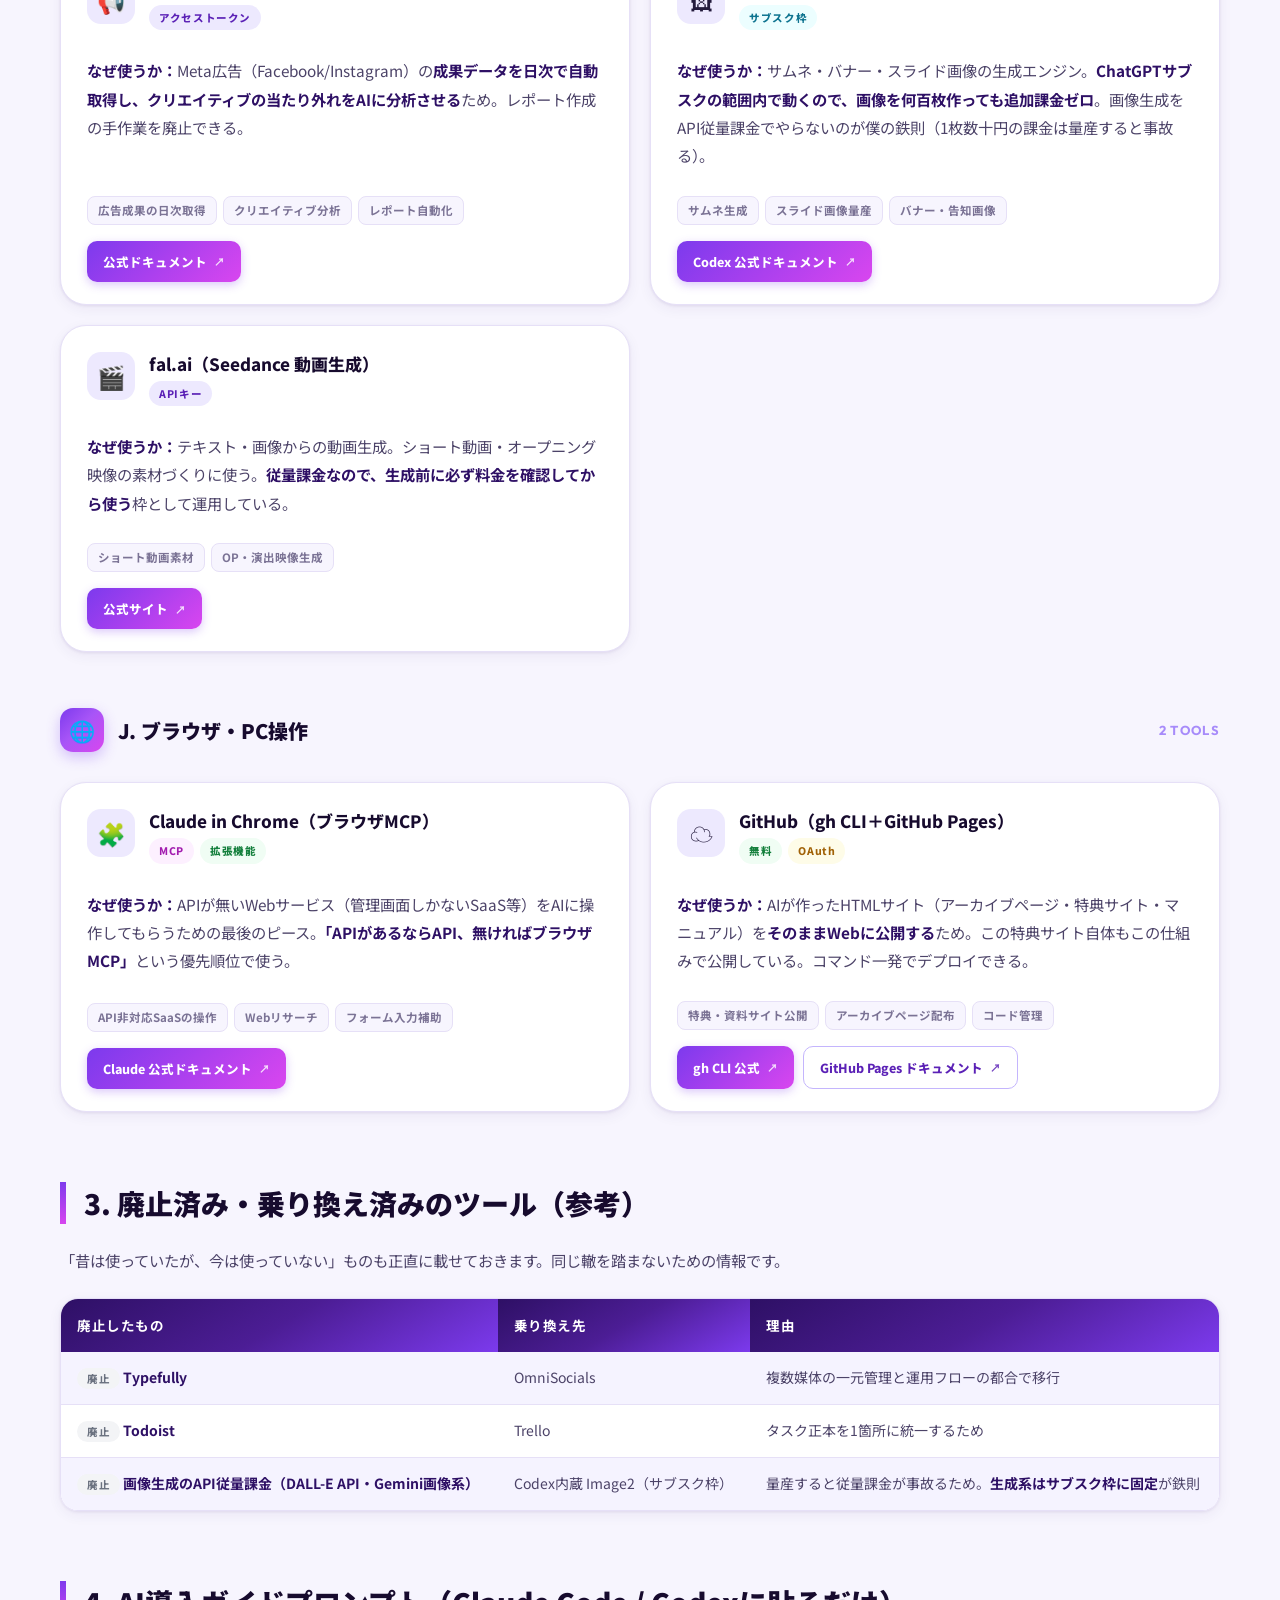
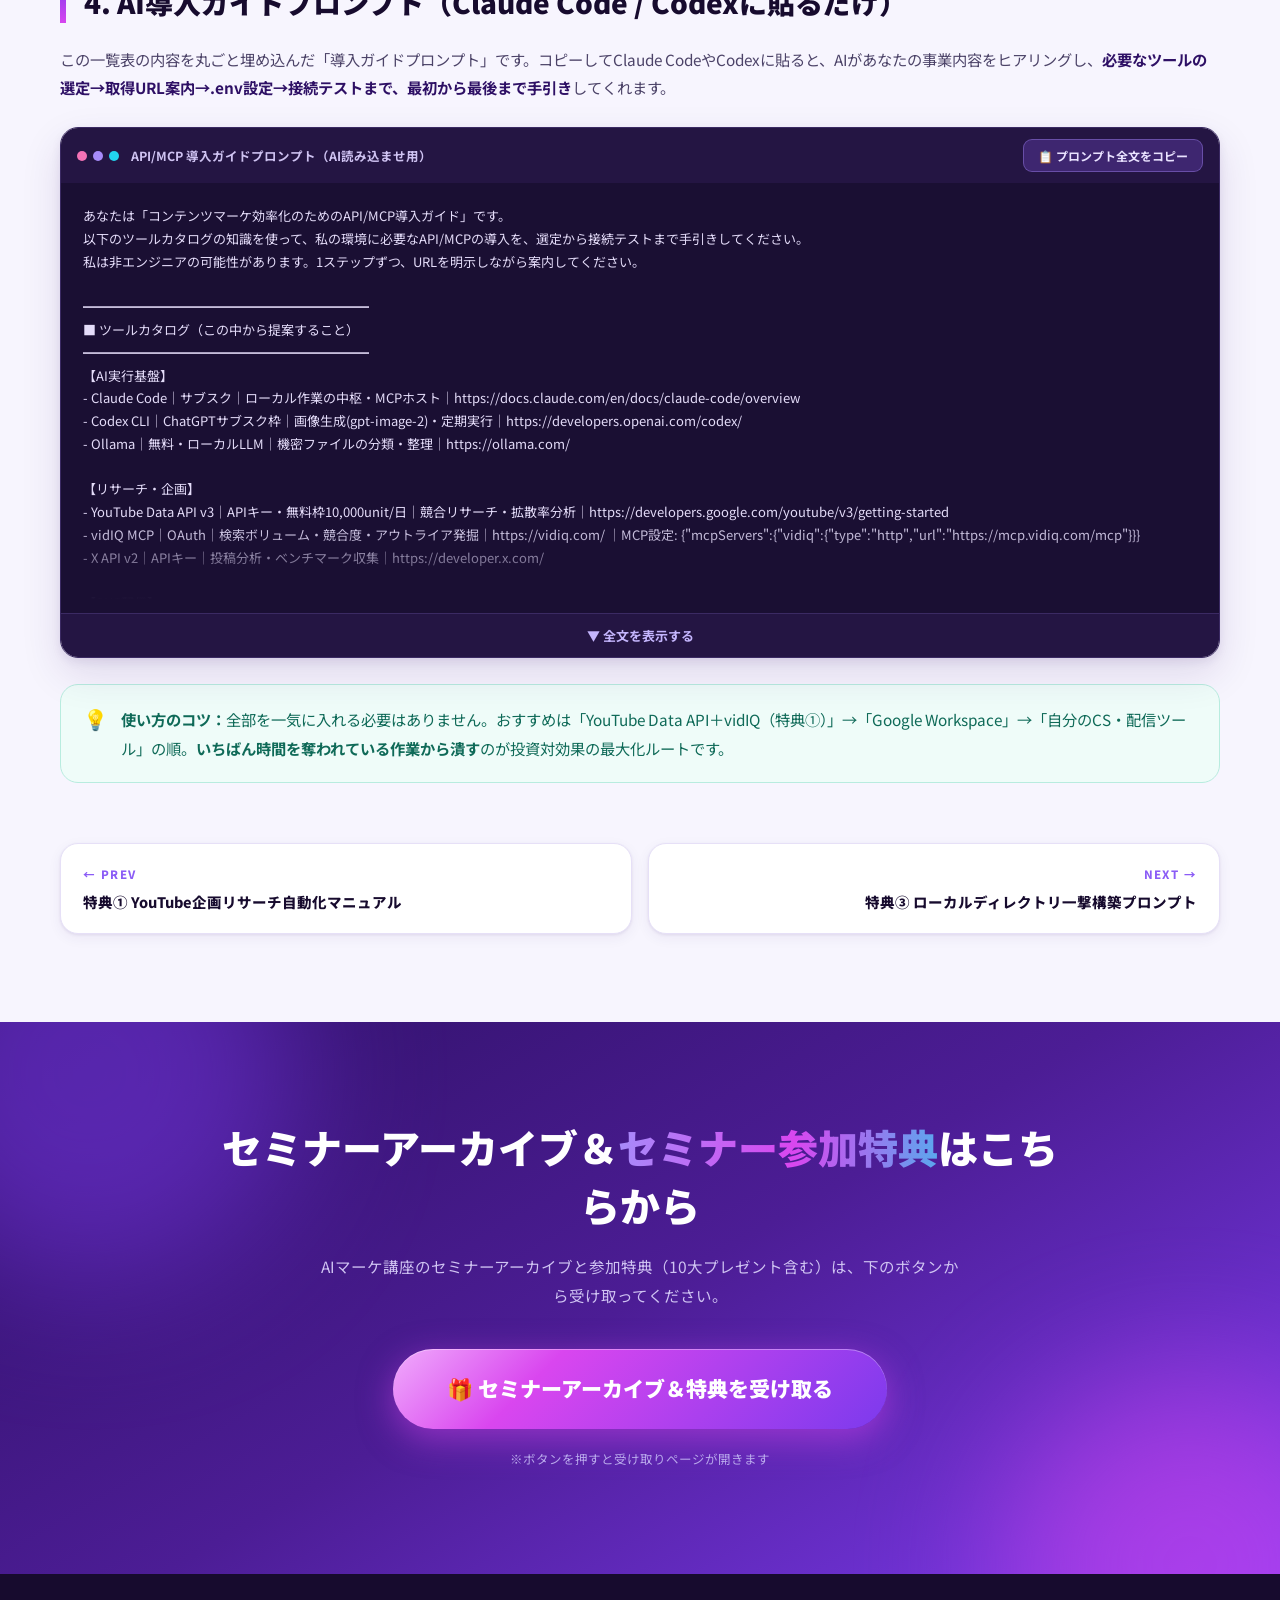
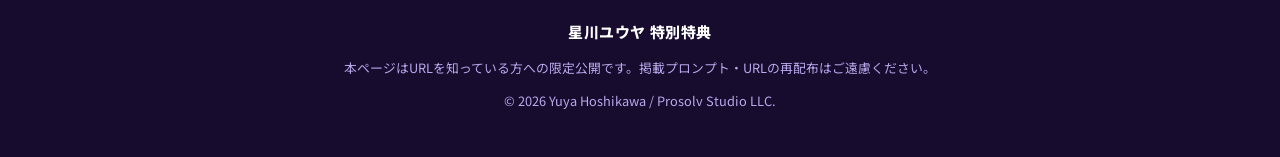
<file: tokuten2.html>
<!DOCTYPE html>
<html lang="ja">
<head>
<meta charset="UTF-8">
<meta name="viewport" content="width=device-width, initial-scale=1.0">
<meta name="robots" content="noindex, nofollow">
<title>特典② コンテンツマーケ効率化 API/MCP一覧解説表＆導入手順書（AI読み込ませOK）｜星川ユウヤ 特別特典</title>
<meta name="description" content="星川ユウヤがコンテンツマーケ効率化のために実際に使っているAPI/MCPを網羅解説。用途・使用タスク・公式ドキュメント・導入ガイドプロンプト付き。">
<link rel="preconnect" href="https://fonts.googleapis.com">
<link rel="preconnect" href="https://fonts.gstatic.com" crossorigin>
<link href="https://fonts.googleapis.com/css2?family=Noto+Sans+JP:wght@400;500;700;900&family=Outfit:wght@600;700;800&display=swap" rel="stylesheet">
<link rel="stylesheet" href="assets/css/style.css">
<link rel="icon" href="data:image/svg+xml,%3Csvg xmlns='http://www.w3.org/2000/svg' viewBox='0 0 100 100'%3E%3Cdefs%3E%3ClinearGradient id='g' x1='0' y1='0' x2='1' y2='1'%3E%3Cstop offset='0%25' stop-color='%237c3aed'/%3E%3Cstop offset='100%25' stop-color='%23d946ef'/%3E%3C/linearGradient%3E%3C/defs%3E%3Crect width='100' height='100' rx='22' fill='url(%23g)'/%3E%3Ctext x='50' y='68' font-size='52' text-anchor='middle' fill='white' font-family='sans-serif' font-weight='bold'%3E特%3C/text%3E%3C/svg%3E">
</head>
<body>
<div id="progressBar"></div>

<nav class="nav">
  <div class="nav-inner">
    <a class="nav-brand" href="index.html"><span class="dot">特</span>星川ユウヤ 特別特典</a>
    <button class="nav-burger" aria-label="メニュー"><span></span><span></span><span></span></button>
    <div class="nav-links">
      <a href="tokuten1.html">① YouTubeリサーチ自動化</a>
      <a href="tokuten2.html">② API/MCP大全</a>
      <a href="tokuten3.html">③ ローカル一撃構築</a>
      <a class="nav-cta" href="index.html#cta">🎁 セミナー特典を受け取る</a>
    </div>
  </div>
</nav>

<header class="page-hero">
  <div class="orb orb-1"></div><div class="orb orb-2"></div>
  <div class="page-hero-inner">
    <div class="breadcrumb"><a href="index.html">特典トップ</a> ／ 特典②</div>
    <h1>コンテンツマーケ効率化<br><span class="grad">API / MCP 一覧解説表</span>＆導入手順書<br>（AI読み込ませOK）</h1>
    <p class="lead">僕がコンテンツマーケの効率化のために実際に使っているAPI・MCPを、個人情報を除いて網羅しました。それぞれ「なぜ使っているか」「どの作業・タスクで使っているか」を明記し、公式ドキュメントへのボタンを設置しています。ページ最後には、Claude CodeやCodexに貼ると導入を全部手引きしてくれる「導入ガイドプロンプト」を置いています。</p>
  </div>
</header>

<main class="section">
<div class="container prose">

<h2 id="yomikata">1. この一覧表の読み方</h2>
<div class="container-narrow" style="margin-left:0">
<ul>
  <li><strong>API</strong> ＝ プログラム（スクリプト）からサービスを操作する接続口。スクリプトを書いて自動化する時に使う</li>
  <li><strong>MCP</strong> ＝ Model Context Protocol。<strong>AI（Claude Code等）に「手足」として直接つなぐ</strong>接続方式。設定すればAIとの会話だけでそのサービスを操作できる</li>
  <li>両対応のサービスは、<strong>まずMCPでつなぎ、複雑な自動化だけAPIスクリプト化</strong>するのが最短ルートです</li>
  <li>認証方式の目安：<span class="pill oauth">OAuth</span>＝ブラウザでログインして許可するだけ／<span class="pill api">APIキー</span>＝発行したキーを.envで管理（特典①§6と同じ方式）</li>
</ul>
<div class="callout warn">
  <span class="ico">🔐</span>
  <p><strong>導入前の約束：</strong>どのサービスでも、APIキー・トークンをチャットやスクリプトに直接書かず、<strong>.envファイルに保存して.gitignoreで除外</strong>してください。この手順は最後の「導入ガイドプロンプト」に組み込み済みです。</p>
</div>
</div>

<h2 id="catalog">2. API / MCP 一覧解説表</h2>

<!-- ============ A. AI実行基盤 ============ -->
<div class="cat-head reveal"><span class="cat-ico">🧠</span><h3>A. AI実行基盤（すべての作業の土台）</h3><span class="cat-count">3 TOOLS</span></div>
<div class="tool-grid">
  <article class="tool-card reveal">
    <div class="tool-top"><span class="tool-ico">🤖</span><div><div class="tool-name">Claude Code</div><div class="tool-kind"><span class="pill sub">サブスク</span><span class="pill mcp">MCPホスト</span></div></div></div>
    <p class="tool-why"><b>なぜ使うか：</b>僕のAI経営の中枢。ローカルフォルダを直接読み書きできるので、「ナレッジを溜める→参照して作る」が1つの環境で完結する。MCPのホストとして全サービスをここに集約している。</p>
    <div class="tool-tasks"><span>コンテンツ制作全般</span><span>リサーチ</span><span>スクリプト構築</span><span>フォルダ管理</span><span>スキル運用</span></div>
    <div class="tool-links">
      <a class="doc-btn" href="https://docs.claude.com/en/docs/claude-code/overview" target="_blank" rel="noopener">公式ドキュメント</a>
      <a class="doc-btn alt" href="https://docs.claude.com/en/docs/claude-code/mcp" target="_blank" rel="noopener">MCP接続ガイド</a>
    </div>
  </article>
  <article class="tool-card reveal">
    <div class="tool-top"><span class="tool-ico">⚡</span><div><div class="tool-name">Codex CLI（ChatGPTサブスク枠）</div><div class="tool-kind"><span class="pill sub">サブスク</span><span class="pill api">CLI</span></div></div></div>
    <p class="tool-why"><b>なぜ使うか：</b>Claude Codeの相棒。ChatGPTアカウントのサブスク枠で動くので<strong>API従量課金ゼロ</strong>。内蔵の画像生成（gpt-image-2）でサムネ・スライド・バナーを量産できるのが最大の強み。定期実行（automations）も担当。</p>
    <div class="tool-tasks"><span>画像・サムネ生成</span><span>スライド量産</span><span>定期自動実行</span><span>セカンドオピニオン</span></div>
    <div class="tool-links">
      <a class="doc-btn" href="https://developers.openai.com/codex/" target="_blank" rel="noopener">公式ドキュメント</a>
    </div>
  </article>
  <article class="tool-card reveal">
    <div class="tool-top"><span class="tool-ico">🖥</span><div><div class="tool-name">Ollama（ローカルLLM）</div><div class="tool-kind"><span class="pill free">無料</span><span class="pill api">ローカル</span></div></div></div>
    <p class="tool-why"><b>なぜ使うか：</b>PC内で完結するAI。ネットに出せない画像・ファイルの分類やフォルダ整理など、「軽いが大量」の処理を課金ゼロ・情報漏洩ゼロで回すために使う。Gemma系モデルを載せて運用。</p>
    <div class="tool-tasks"><span>画像の分類・整理</span><span>フォルダ整理</span><span>機密データの下処理</span></div>
    <div class="tool-links">
      <a class="doc-btn" href="https://ollama.com/" target="_blank" rel="noopener">公式サイト</a>
    </div>
  </article>
</div>

<!-- ============ B. リサーチ・企画 ============ -->
<div class="cat-head reveal"><span class="cat-ico">🔍</span><h3>B. リサーチ・企画（コンテンツの入口）</h3><span class="cat-count">3 TOOLS</span></div>
<div class="tool-grid">
  <article class="tool-card reveal">
    <div class="tool-top"><span class="tool-ico">📺</span><div><div class="tool-name">YouTube Data API v3</div><div class="tool-kind"><span class="pill api">APIキー</span><span class="pill free">無料枠 10,000unit/日</span></div></div></div>
    <p class="tool-why"><b>なぜ使うか：</b>競合動画の再生数・登録者数・投稿頻度を機械取得し、<strong>拡散率（再生÷登録者）でお宝動画を発掘</strong>するため。YouTube企画の意思決定をデータドリブンにする核。詳しくは特典①で完全解説。</p>
    <div class="tool-tasks"><span>競合リサーチシート</span><span>企画ベンチマーク</span><span>キーワード需要調査</span></div>
    <div class="tool-links">
      <a class="doc-btn" href="https://developers.google.com/youtube/v3/getting-started?hl=ja" target="_blank" rel="noopener">公式ドキュメント</a>
      <a class="doc-btn alt" href="tokuten1.html">特典①で構築手順を見る</a>
    </div>
  </article>
  <article class="tool-card reveal">
    <div class="tool-top"><span class="tool-ico">📈</span><div><div class="tool-name">vidIQ</div><div class="tool-kind"><span class="pill mcp">MCP</span><span class="pill oauth">OAuth</span></div></div></div>
    <p class="tool-why"><b>なぜ使うか：</b>YouTube Data APIでは取れない<strong>月間検索ボリューム・競合度・アウトライア（登録者比で異常に伸びた動画）</strong>を取得するため。MCP接続すれば「このKWの検索ボリューム調べて」と話すだけで返ってくる。</p>
    <div class="tool-tasks"><span>キーワード選定</span><span>お宝動画発掘</span><span>サムネ・タイトルスコア</span></div>
    <div class="tool-links">
      <a class="doc-btn" href="https://vidiq.com/" target="_blank" rel="noopener">公式サイト</a>
      <a class="doc-btn alt" href="tokuten1.html#vidiq">MCP接続手順（特典①§7）</a>
    </div>
  </article>
  <article class="tool-card reveal">
    <div class="tool-top"><span class="tool-ico">🐦</span><div><div class="tool-name">X API v2</div><div class="tool-kind"><span class="pill api">APIキー</span></div></div></div>
    <p class="tool-why"><b>なぜ使うか：</b>自分と競合アカウントの投稿・反応データを取得して、伸びた投稿の型を分析するため。ブックマークの一括取得でリサーチ素材も回収。投稿の自動化よりも「分析・回収」用途がメイン。</p>
    <div class="tool-tasks"><span>ベンチマーク投稿の収集</span><span>投稿分析</span><span>ブックマーク回収</span></div>
    <div class="tool-links">
      <a class="doc-btn" href="https://developer.x.com/" target="_blank" rel="noopener">公式デベロッパーポータル</a>
    </div>
  </article>
</div>

<!-- ============ C. SNS配信 ============ -->
<div class="cat-head reveal"><span class="cat-ico">📣</span><h3>C. SNS配信・下書き管理（コンテンツの出口）</h3><span class="cat-count">2 TOOLS</span></div>
<div class="tool-grid">
  <article class="tool-card reveal">
    <div class="tool-top"><span class="tool-ico">🗓</span><div><div class="tool-name">OmniSocials</div><div class="tool-kind"><span class="pill mcp">MCP</span><span class="pill api">APIキー</span></div></div></div>
    <p class="tool-why"><b>なぜ使うか：</b>SNS投稿の下書き・予約投稿の正本置き場。AIで量産した投稿文を<strong>「下書きとして」流し込み、人間が最終確認してから公開</strong>する運用にするため。X・Instagram等の複数媒体を一元管理できる。</p>
    <div class="tool-tasks"><span>X投稿の下書き投入</span><span>予約投稿</span><span>複数媒体の一元管理</span></div>
    <div class="tool-links">
      <a class="doc-btn" href="https://omnisocials.com/" target="_blank" rel="noopener">公式サイト</a>
    </div>
  </article>
  <article class="tool-card reveal">
    <div class="tool-top"><span class="tool-ico">💬</span><div><div class="tool-name">LINE Messaging API</div><div class="tool-kind"><span class="pill api">チャネルトークン</span></div></div></div>
    <p class="tool-why"><b>なぜ使うか：</b>公式LINEの配信文をAIで作成→配信→登録者数・反応の取得までを自動化するため。リストマーケ（LINE配信・ローンチ）のKPIをスクリプトで日次取得する用途にも使う。</p>
    <div class="tool-tasks"><span>LINE配信の自動化</span><span>ローンチKPI取得</span><span>ステップ配信管理</span></div>
    <div class="tool-links">
      <a class="doc-btn" href="https://developers.line.biz/ja/docs/messaging-api/overview/" target="_blank" rel="noopener">公式ドキュメント</a>
    </div>
  </article>
</div>

<!-- ============ D. Google Workspace ============ -->
<div class="cat-head reveal"><span class="cat-ico">📊</span><h3>D. Google Workspace API群（ドキュメント自動化）</h3><span class="cat-count">6 APIs</span></div>
<div class="tool-grid">
  <article class="tool-card reveal" style="grid-column:1/-1">
    <div class="tool-top"><span class="tool-ico">🧰</span><div><div class="tool-name">Google Sheets / Docs / Slides / Drive / Gmail / Calendar API</div><div class="tool-kind"><span class="pill oauth">OAuth</span><span class="pill free">無料枠内で運用可</span></div></div></div>
    <p class="tool-why"><b>なぜ使うか：</b>1つのGoogle Cloudプロジェクト＋1回のOAuth認証で、6つのAPIをまとめて使えるようにしている。<strong>リサーチシートの自動書き込み（Sheets）、議事録・台本のドキュメント化（Docs）、スライド量産（Slides）、元本データの取得（Drive/Gmail）、予定の自動取得（Calendar）</strong>まで、事務作業のほぼ全てがこの群で自動化できる。共有権限は「リンクを知っている全員＝閲覧者」までに留め、編集権限は付与しないのが僕の運用ルール。</p>
    <div class="tool-tasks"><span>リサーチシート書き込み</span><span>議事録・台本のDocs化</span><span>スライド自動生成</span><span>メール・ファイル回収</span><span>KPIダッシュボード</span></div>
    <div class="tool-links">
      <a class="doc-btn" href="https://developers.google.com/workspace?hl=ja" target="_blank" rel="noopener">Workspace API 公式トップ</a>
      <a class="doc-btn alt" href="https://developers.google.com/sheets/api?hl=ja" target="_blank" rel="noopener">Sheets</a>
      <a class="doc-btn alt" href="https://developers.google.com/docs/api?hl=ja" target="_blank" rel="noopener">Docs</a>
      <a class="doc-btn alt" href="https://developers.google.com/slides/api?hl=ja" target="_blank" rel="noopener">Slides</a>
      <a class="doc-btn alt" href="https://developers.google.com/drive/api?hl=ja" target="_blank" rel="noopener">Drive</a>
      <a class="doc-btn alt" href="https://developers.google.com/gmail/api?hl=ja" target="_blank" rel="noopener">Gmail</a>
      <a class="doc-btn alt" href="https://developers.google.com/calendar/api?hl=ja" target="_blank" rel="noopener">Calendar</a>
    </div>
  </article>
</div>

<!-- ============ E. CS・コミュニティ ============ -->
<div class="cat-head reveal"><span class="cat-ico">🤝</span><h3>E. CS・コミュニティ運営</h3><span class="cat-count">2 TOOLS</span></div>
<div class="tool-grid">
  <article class="tool-card reveal">
    <div class="tool-top"><span class="tool-ico">📮</span><div><div class="tool-name">Chatwork API</div><div class="tool-kind"><span class="pill api">APIトークン</span></div></div></div>
    <p class="tool-why"><b>なぜ使うか：</b>講座受講生のコミュニティ運営で、<strong>未読メッセージの巡回・質問の自動収集・配信文の下書き投入</strong>を自動化するため。「どのルームに何の質問が溜まっているか」をAIが毎朝まとめてくれる状態を作れる。</p>
    <div class="tool-tasks"><span>受講生質問の自動収集</span><span>CS配信</span><span>未読巡回レポート</span></div>
    <div class="tool-links">
      <a class="doc-btn" href="https://developer.chatwork.com/docs" target="_blank" rel="noopener">公式ドキュメント</a>
    </div>
  </article>
  <article class="tool-card reveal">
    <div class="tool-top"><span class="tool-ico">🎮</span><div><div class="tool-name">Discord Bot API</div><div class="tool-kind"><span class="pill api">Botトークン</span></div></div></div>
    <p class="tool-why"><b>なぜ使うか：</b>チーム・コミュニティの運営基盤。<strong>AIが作った成果物の「納品チャンネル」への自動送信</strong>、ロール（権限）管理、タスクの吸い上げまでBot経由で自動化。スマホからでも成果物を受け取れる働き方になる。</p>
    <div class="tool-tasks"><span>成果物のスマホ納品</span><span>ロール・権限管理</span><span>タスク吸い上げ</span></div>
    <div class="tool-links">
      <a class="doc-btn" href="https://discord.com/developers/docs/intro" target="_blank" rel="noopener">公式ドキュメント</a>
    </div>
  </article>
</div>

<!-- ============ F. 音声・録画・文字起こし ============ -->
<div class="cat-head reveal"><span class="cat-ico">🎙</span><h3>F. 音声・録画・文字起こし（一次情報の回収）</h3><span class="cat-count">4 TOOLS</span></div>
<div class="tool-grid">
  <article class="tool-card reveal">
    <div class="tool-top"><span class="tool-ico">🎧</span><div><div class="tool-name">Plaud（AIボイスレコーダー）</div><div class="tool-kind"><span class="pill api">APIトークン</span></div></div></div>
    <p class="tool-why"><b>なぜ使うか：</b>日中の会話・思考メモ・打ち合わせの録音を<strong>毎日自動でダウンロード→文字起こし→ナレッジフォルダへ格納</strong>するため。「話しただけの内容」が翌朝にはコンテンツの一次情報になっている、24時間ナレッジパイプラインの入口。</p>
    <div class="tool-tasks"><span>録音の自動回収</span><span>音声メモのナレッジ化</span><span>コンテンツ一次情報の蓄積</span></div>
    <div class="tool-links">
      <a class="doc-btn" href="https://www.plaud.ai/" target="_blank" rel="noopener">公式サイト</a>
    </div>
  </article>
  <article class="tool-card reveal">
    <div class="tool-top"><span class="tool-ico">🎥</span><div><div class="tool-name">Zoom API</div><div class="tool-kind"><span class="pill oauth">OAuth</span></div></div></div>
    <p class="tool-why"><b>なぜ使うか：</b>セミナー・コンサル・会議の<strong>クラウド録画を自動ダウンロードし、文字起こし→アーカイブページ化・ナレッジ化</strong>するため。セミナーを1回やれば、アーカイブ配布とコンテンツ素材が自動で手に入る流れを作れる。</p>
    <div class="tool-tasks"><span>録画の自動回収</span><span>セミナーアーカイブ化</span><span>議事録生成</span></div>
    <div class="tool-links">
      <a class="doc-btn" href="https://developers.zoom.us/docs/api/" target="_blank" rel="noopener">公式ドキュメント</a>
    </div>
  </article>
  <article class="tool-card reveal">
    <div class="tool-top"><span class="tool-ico">🌀</span><div><div class="tool-name">Groq API（Whisper高速文字起こし）</div><div class="tool-kind"><span class="pill api">APIキー</span><span class="pill free">無料枠あり</span></div></div></div>
    <p class="tool-why"><b>なぜ使うか：</b>PlaudやZoomで回収した音声を<strong>超高速・低コストで文字起こし</strong>するエンジン。長時間音声もあっという間にテキスト化されるので、文字起こし待ちがボトルネックにならない。</p>
    <div class="tool-tasks"><span>音声→テキスト変換</span><span>セミナー文字起こし</span><span>パイプラインのSTT層</span></div>
    <div class="tool-links">
      <a class="doc-btn" href="https://console.groq.com/docs" target="_blank" rel="noopener">公式ドキュメント</a>
    </div>
  </article>
  <article class="tool-card reveal">
    <div class="tool-top"><span class="tool-ico">📹</span><div><div class="tool-name">Loom</div><div class="tool-kind"><span class="pill sub">サブスク</span></div></div></div>
    <p class="tool-why"><b>なぜ使うか：</b>画面収録での指示出し・教材収録用。録画データと文字起こしを<strong>コンテンツ元本フォルダに回収</strong>して、教材・マニュアルの素材として再利用する。</p>
    <div class="tool-tasks"><span>教材収録</span><span>作業指示の録画</span><span>元本データ回収</span></div>
    <div class="tool-links">
      <a class="doc-btn" href="https://www.loom.com/" target="_blank" rel="noopener">公式サイト</a>
    </div>
  </article>
</div>

<!-- ============ G. ナレッジ・タスク ============ -->
<div class="cat-head reveal"><span class="cat-ico">🗃</span><h3>G. ナレッジ・タスク管理</h3><span class="cat-count">3 TOOLS</span></div>
<div class="tool-grid">
  <article class="tool-card reveal">
    <div class="tool-top"><span class="tool-ico">📋</span><div><div class="tool-name">Trello API</div><div class="tool-kind"><span class="pill api">APIキー</span><span class="pill free">無料</span></div></div></div>
    <p class="tool-why"><b>なぜ使うか：</b>タスクの正本管理。AIが<strong>Discordや議事録から拾ったタスクを毎日自動でカード化</strong>し、チェックリスト付きで起票してくれる。人間はTrelloを見るだけでいい状態を作る。</p>
    <div class="tool-tasks"><span>タスク自動起票</span><span>日次タスクカード生成</span><span>進捗の一元管理</span></div>
    <div class="tool-links">
      <a class="doc-btn" href="https://developer.atlassian.com/cloud/trello/" target="_blank" rel="noopener">公式ドキュメント</a>
    </div>
  </article>
  <article class="tool-card reveal">
    <div class="tool-top"><span class="tool-ico">📝</span><div><div class="tool-name">Notion MCP</div><div class="tool-kind"><span class="pill mcp">MCP</span><span class="pill oauth">OAuth</span></div></div></div>
    <p class="tool-why"><b>なぜ使うか：</b>クライアント・チームとの共有ドキュメント基盤。AIがそのままページ作成・DB更新できるので、<strong>「AIが作る→Notionで共有」の受け渡しコストがゼロ</strong>になる。</p>
    <div class="tool-tasks"><span>共有ドキュメント作成</span><span>ナレッジDB更新</span><span>クライアント納品</span></div>
    <div class="tool-links">
      <a class="doc-btn" href="https://developers.notion.com/" target="_blank" rel="noopener">公式ドキュメント</a>
    </div>
  </article>
  <article class="tool-card reveal">
    <div class="tool-top"><span class="tool-ico">🧭</span><div><div class="tool-name">MindMeister API</div><div class="tool-kind"><span class="pill api">APIトークン</span></div></div></div>
    <p class="tool-why"><b>なぜ使うか：</b>マインドマップで作った企画構造・講座設計を<strong>データとして取り出してAIに渡す</strong>ため。頭の中の整理はマップで、肉付けはAIで、という分業ができる。</p>
    <div class="tool-tasks"><span>企画構造の取り出し</span><span>講座設計の素材化</span></div>
    <div class="tool-links">
      <a class="doc-btn" href="https://www.mindmeister.com/" target="_blank" rel="noopener">公式サイト</a>
    </div>
  </article>
</div>

<!-- ============ H. バックオフィス ============ -->
<div class="cat-head reveal"><span class="cat-ico">🏢</span><h3>H. バックオフィス（経理・ファネル）</h3><span class="cat-count">2 TOOLS</span></div>
<div class="tool-grid">
  <article class="tool-card reveal">
    <div class="tool-top"><span class="tool-ico">💴</span><div><div class="tool-name">freee API</div><div class="tool-kind"><span class="pill oauth">OAuth</span></div></div></div>
    <p class="tool-why"><b>なぜ使うか：</b>法人経理の自動化。<strong>仕訳の登録・レシートの取り込み・月次決算のチェック</strong>をAI経由で回し、経理作業を「AIが下書き→人間が承認」に変えるため。</p>
    <div class="tool-tasks"><span>仕訳自動登録</span><span>月次決算補助</span><span>請求書管理</span></div>
    <div class="tool-links">
      <a class="doc-btn" href="https://developer.freee.co.jp/" target="_blank" rel="noopener">公式ドキュメント</a>
    </div>
  </article>
  <article class="tool-card reveal">
    <div class="tool-top"><span class="tool-ico">🚀</span><div><div class="tool-name">UTAGE API</div><div class="tool-kind"><span class="pill api">APIキー</span></div></div></div>
    <p class="tool-why"><b>なぜ使うか：</b>ファネル（LP・オプトイン・決済・ステップ配信）を担うUTAGEの数値を<strong>ローンチ期間中に自動取得して、KPIボードに反映</strong>するため。登録数・成約数を見にいく作業をなくす。</p>
    <div class="tool-tasks"><span>ローンチKPI自動取得</span><span>ファネル数値レポート</span><span>LP・ページ管理</span></div>
    <div class="tool-links">
      <a class="doc-btn" href="https://utage-system.com/" target="_blank" rel="noopener">公式サイト</a>
    </div>
  </article>
</div>

<!-- ============ I. 広告・生成 ============ -->
<div class="cat-head reveal"><span class="cat-ico">🎨</span><h3>I. 広告・画像/動画生成</h3><span class="cat-count">3 TOOLS</span></div>
<div class="tool-grid">
  <article class="tool-card reveal">
    <div class="tool-top"><span class="tool-ico">📢</span><div><div class="tool-name">Meta Marketing API</div><div class="tool-kind"><span class="pill api">アクセストークン</span></div></div></div>
    <p class="tool-why"><b>なぜ使うか：</b>Meta広告（Facebook/Instagram）の<strong>成果データを日次で自動取得し、クリエイティブの当たり外れをAIに分析させる</strong>ため。レポート作成の手作業を廃止できる。</p>
    <div class="tool-tasks"><span>広告成果の日次取得</span><span>クリエイティブ分析</span><span>レポート自動化</span></div>
    <div class="tool-links">
      <a class="doc-btn" href="https://developers.facebook.com/docs/marketing-apis/" target="_blank" rel="noopener">公式ドキュメント</a>
    </div>
  </article>
  <article class="tool-card reveal">
    <div class="tool-top"><span class="tool-ico">🖼</span><div><div class="tool-name">gpt-image-2（Codex内蔵 Image2）</div><div class="tool-kind"><span class="pill sub">サブスク枠</span></div></div></div>
    <p class="tool-why"><b>なぜ使うか：</b>サムネ・バナー・スライド画像の生成エンジン。<strong>ChatGPTサブスクの範囲内で動くので、画像を何百枚作っても追加課金ゼロ</strong>。画像生成をAPI従量課金でやらないのが僕の鉄則（1枚数十円の課金は量産すると事故る）。</p>
    <div class="tool-tasks"><span>サムネ生成</span><span>スライド画像量産</span><span>バナー・告知画像</span></div>
    <div class="tool-links">
      <a class="doc-btn" href="https://developers.openai.com/codex/" target="_blank" rel="noopener">Codex 公式ドキュメント</a>
    </div>
  </article>
  <article class="tool-card reveal">
    <div class="tool-top"><span class="tool-ico">🎬</span><div><div class="tool-name">fal.ai（Seedance 動画生成）</div><div class="tool-kind"><span class="pill api">APIキー</span></div></div></div>
    <p class="tool-why"><b>なぜ使うか：</b>テキスト・画像からの動画生成。ショート動画・オープニング映像の素材づくりに使う。<strong>従量課金なので、生成前に必ず料金を確認してから使う</strong>枠として運用している。</p>
    <div class="tool-tasks"><span>ショート動画素材</span><span>OP・演出映像生成</span></div>
    <div class="tool-links">
      <a class="doc-btn" href="https://fal.ai/" target="_blank" rel="noopener">公式サイト</a>
    </div>
  </article>
</div>

<!-- ============ J. ブラウザ操作 ============ -->
<div class="cat-head reveal"><span class="cat-ico">🌐</span><h3>J. ブラウザ・PC操作</h3><span class="cat-count">2 TOOLS</span></div>
<div class="tool-grid">
  <article class="tool-card reveal">
    <div class="tool-top"><span class="tool-ico">🧩</span><div><div class="tool-name">Claude in Chrome（ブラウザMCP）</div><div class="tool-kind"><span class="pill mcp">MCP</span><span class="pill free">拡張機能</span></div></div></div>
    <p class="tool-why"><b>なぜ使うか：</b>APIが無いWebサービス（管理画面しかないSaaS等）をAIに操作してもらうための最後のピース。<strong>「APIがあるならAPI、無ければブラウザMCP」</strong>という優先順位で使う。</p>
    <div class="tool-tasks"><span>API非対応SaaSの操作</span><span>Webリサーチ</span><span>フォーム入力補助</span></div>
    <div class="tool-links">
      <a class="doc-btn" href="https://docs.claude.com/en/docs/claude-code/overview" target="_blank" rel="noopener">Claude 公式ドキュメント</a>
    </div>
  </article>
  <article class="tool-card reveal">
    <div class="tool-top"><span class="tool-ico">☁️</span><div><div class="tool-name">GitHub（gh CLI＋GitHub Pages）</div><div class="tool-kind"><span class="pill free">無料</span><span class="pill oauth">OAuth</span></div></div></div>
    <p class="tool-why"><b>なぜ使うか：</b>AIが作ったHTMLサイト（アーカイブページ・特典サイト・マニュアル）を<strong>そのままWebに公開する</strong>ため。この特典サイト自体もこの仕組みで公開している。コマンド一発でデプロイできる。</p>
    <div class="tool-tasks"><span>特典・資料サイト公開</span><span>アーカイブページ配布</span><span>コード管理</span></div>
    <div class="tool-links">
      <a class="doc-btn" href="https://cli.github.com/" target="_blank" rel="noopener">gh CLI 公式</a>
      <a class="doc-btn alt" href="https://docs.github.com/ja/pages" target="_blank" rel="noopener">GitHub Pages ドキュメント</a>
    </div>
  </article>
</div>

<h2 id="retired">3. 廃止済み・乗り換え済みのツール（参考）</h2>
<p>「昔は使っていたが、今は使っていない」ものも正直に載せておきます。同じ轍を踏まないための情報です。</p>
<div class="table-wrap">
<table class="rich">
  <tr><th>廃止したもの</th><th>乗り換え先</th><th>理由</th></tr>
  <tr><td><span class="pill dep">廃止</span> <strong>Typefully</strong></td><td>OmniSocials</td><td>複数媒体の一元管理と運用フローの都合で移行</td></tr>
  <tr><td><span class="pill dep">廃止</span> <strong>Todoist</strong></td><td>Trello</td><td>タスク正本を1箇所に統一するため</td></tr>
  <tr><td><span class="pill dep">廃止</span> <strong>画像生成のAPI従量課金（DALL-E API・Gemini画像系）</strong></td><td>Codex内蔵 Image2（サブスク枠）</td><td>量産すると従量課金が事故るため。<strong>生成系はサブスク枠に固定</strong>が鉄則</td></tr>
</table>
</div>

<h2 id="prompt2">4. AI導入ガイドプロンプト（Claude Code / Codexに貼るだけ）</h2>
<p>この一覧表の内容を丸ごと埋め込んだ「導入ガイドプロンプト」です。コピーしてClaude CodeやCodexに貼ると、AIがあなたの事業内容をヒアリングし、<strong>必要なツールの選定→取得URL案内→.env設定→接続テストまで、最初から最後まで手引き</strong>してくれます。</p>

<div class="codebox collapsible">
  <div class="codebox-head">
    <div class="codebox-title"><span class="dots"><i></i><i></i><i></i></span><span>API/MCP 導入ガイドプロンプト（AI読み込ませ用）</span></div>
    <button class="copy-btn" data-copy-target="code-prompt2">📋 プロンプト全文をコピー</button>
  </div>
  <pre id="code-prompt2">あなたは「コンテンツマーケ効率化のためのAPI/MCP導入ガイド」です。
以下のツールカタログの知識を使って、私の環境に必要なAPI/MCPの導入を、選定から接続テストまで手引きしてください。
私は非エンジニアの可能性があります。1ステップずつ、URLを明示しながら案内してください。

━━━━━━━━━━━━━━━━━━━━━━
■ ツールカタログ（この中から提案すること）
━━━━━━━━━━━━━━━━━━━━━━
【AI実行基盤】
- Claude Code｜サブスク｜ローカル作業の中枢・MCPホスト｜https://docs.claude.com/en/docs/claude-code/overview
- Codex CLI｜ChatGPTサブスク枠｜画像生成(gpt-image-2)・定期実行｜https://developers.openai.com/codex/
- Ollama｜無料・ローカルLLM｜機密ファイルの分類・整理｜https://ollama.com/

【リサーチ・企画】
- YouTube Data API v3｜APIキー・無料枠10,000unit/日｜競合リサーチ・拡散率分析｜https://developers.google.com/youtube/v3/getting-started
- vidIQ MCP｜OAuth｜検索ボリューム・競合度・アウトライア発掘｜https://vidiq.com/ ｜MCP設定: {"mcpServers":{"vidiq":{"type":"http","url":"https://mcp.vidiq.com/mcp"}}}
- X API v2｜APIキー｜投稿分析・ベンチマーク収集｜https://developer.x.com/

【SNS配信】
- OmniSocials｜MCP/APIキー｜SNS下書き・予約投稿の一元管理｜https://omnisocials.com/
- LINE Messaging API｜チャネルトークン｜LINE配信自動化・KPI取得｜https://developers.line.biz/ja/docs/messaging-api/overview/

【Google Workspace（1プロジェクトでまとめてOAuth認証）】
- Sheets/Docs/Slides/Drive/Gmail/Calendar API｜OAuth｜シート書き込み・ドキュメント生成・スライド量産・データ回収・予定取得｜https://developers.google.com/workspace

【CS・コミュニティ】
- Chatwork API｜APIトークン｜質問収集・配信・未読巡回｜https://developer.chatwork.com/docs
- Discord Bot API｜Botトークン｜成果物納品・権限管理・タスク吸い上げ｜https://discord.com/developers/docs/intro

【音声・録画・文字起こし】
- Plaud｜APIトークン｜録音の自動回収→ナレッジ化｜https://www.plaud.ai/
- Zoom API｜OAuth｜録画自動回収・アーカイブ化｜https://developers.zoom.us/docs/api/
- Groq API（Whisper）｜APIキー・無料枠あり｜高速文字起こし｜https://console.groq.com/docs
- Loom｜サブスク｜画面収録・教材素材の回収｜https://www.loom.com/

【ナレッジ・タスク管理】
- Trello API｜APIキー・無料｜タスク自動起票・正本管理｜https://developer.atlassian.com/cloud/trello/
- Notion MCP｜OAuth｜共有ドキュメント・ナレッジDB｜https://developers.notion.com/
- MindMeister｜APIトークン｜マインドマップの企画構造取り出し｜https://www.mindmeister.com/

【バックオフィス】
- freee API｜OAuth｜仕訳自動化・月次決算補助｜https://developer.freee.co.jp/
- UTAGE API｜APIキー｜ファネルKPI自動取得｜https://utage-system.com/

【広告・生成】
- Meta Marketing API｜アクセストークン｜広告成果の日次取得・分析｜https://developers.facebook.com/docs/marketing-apis/
- gpt-image-2（Codex内蔵Image2）｜サブスク枠｜サムネ・バナー・スライド画像生成（画像生成をAPI従量課金でやらないこと）
- fal.ai（Seedance等）｜APIキー・従量課金｜動画生成（使用前に必ず料金確認）

【ブラウザ・公開】
- Claude in Chrome｜拡張機能｜API非対応SaaSのブラウザ操作
- GitHub（gh CLI＋GitHub Pages）｜無料｜HTMLサイト・資料の公開｜https://cli.github.com/

【選定の原則】
1. 同じ目的ならMCP＞APIスクリプト＞ブラウザ操作の順で楽な方を選ぶ
2. 画像・コンテンツ生成はサブスク枠を最優先。従量課金APIは事前に単価確認
3. 認証情報は必ず.envファイル管理（チャット・コード直書き禁止）
4. SNS・メール等の「外部送信」は必ず下書き止め→人間が承認して公開

━━━━━━━━━━━━━━━━━━━━━━
■ 進め方
━━━━━━━━━━━━━━━━━━━━━━
STEP 1｜ヒアリング（1問ずつ聞くこと）
  Q1. あなたのビジネスは何ですか？（例：講座販売／コンテンツ販売／受託／コーチング／物販）
  Q2. 今使っているSNS媒体・配信媒体は？（YouTube/X/Instagram/LINE/メルマガ等）
  Q3. 今いちばん時間を奪われている作業は？（リサーチ／投稿作成／CS対応／経理／レポート等）
  Q4. すでに契約しているツール・サブスクは？（ChatGPT/Claude/Notion/freee等）
  Q5. 使用するAIエディタは？（Claude Code／Cursor／Codex CLI）

STEP 2｜導入プラン提案
  - 回答をもとに、カタログから「最初に入れるべき3つ」「次の3つ」「今は不要」に分類して提案する
  - それぞれ「何の作業が」「どう楽になるか」を1行で添える
  - 月額・無料枠の目安も添える（不明なものは「公式で要確認」と正直に書く）

STEP 3｜1ツールずつ導入実行
  選ばれたツールごとに、以下のテンプレで案内すること：
  (1) アカウント登録・キー発行のURL（カタログのURLを明示。手順は公式ドキュメントの表記に従う）
  (2) 取得した認証情報の保存：プロジェクト直下の .env に KEY名=値 で保存させる
      ・キーの値をチャットに貼らせないこと。「.env に直接貼ってください」と案内する
      ・.gitignore に .env を必ず追加する
  (3) 接続テスト：キーの値を表示せずに接続確認だけを行うスクリプト or MCP接続確認
  (4) 最初の活用例を1つ実行してみせる（例：Trelloにテストカードを作る、Sheetsにテスト行を書く）

STEP 4｜完了レポート
  - 導入済みツールの一覧、.envに保存済みのKEY名（値は伏せる）、次に追加すべきツールをまとめる

━━━━━━━━━━━━━━━━━━━━━━
■ 禁止事項
━━━━━━━━━━━━━━━━━━━━━━
- 認証情報の値をチャット・ログ・ファイル名に出力しない
- カタログにないツールを推測で「使っている」と言わない（追加提案する時は「カタログ外の提案」と明示する）
- 存在しないAPIエンドポイント・料金を推測で断言しない（不明点は公式URLを案内する）
- ユーザーの確認なしに外部へのメッセージ送信・投稿・公開を実行しない

それでは、STEP 1 の Q1 から始めてください。</pre>
  <div class="fade"></div>
  <button class="expand-btn">▼ 全文を表示する</button>
</div>

<div class="callout tip">
  <span class="ico">💡</span>
  <p><strong>使い方のコツ：</strong>全部を一気に入れる必要はありません。おすすめは「YouTube Data API＋vidIQ（特典①）」→「Google Workspace」→「自分のCS・配信ツール」の順。<strong>いちばん時間を奪われている作業から潰す</strong>のが投資対効果の最大化ルートです。</p>
</div>

<div class="pager">
  <a href="tokuten1.html"><div class="dir">← PREV</div><div class="ttl">特典① YouTube企画リサーチ自動化マニュアル</div></a>
  <a class="next" href="tokuten3.html"><div class="dir">NEXT →</div><div class="ttl">特典③ ローカルディレクトリ一撃構築プロンプト</div></a>
</div>

</div>
</main>

<section class="cta" id="cta">
  <div class="orb orb-1"></div><div class="orb orb-2"></div>
  <div class="cta-inner">
    <h2>セミナーアーカイブ＆<span class="grad">セミナー参加特典</span>はこちらから</h2>
    <p>AIマーケ講座のセミナーアーカイブと参加特典（10大プレゼント含む）は、下のボタンから受け取ってください。</p>
    <a class="cta-btn" href="https://sub.osaru01.jp/p/SsTHWftW243u?ftid=CLHKaCCMTq77" target="_blank" rel="noopener">🎁 セミナーアーカイブ＆特典を受け取る</a>
    <div class="cta-note">※ボタンを押すと受け取りページが開きます</div>
  </div>
</section>

<footer>
  <div class="foot-brand">星川ユウヤ 特別特典</div>
  <p>本ページはURLを知っている方への限定公開です。掲載プロンプト・URLの再配布はご遠慮ください。</p>
  <p>&copy; 2026 Yuya Hoshikawa / Prosolv Studio LLC.</p>
</footer>

<button id="toTop" aria-label="ページ上部へ">↑</button>
<div id="toast"></div>
<script src="assets/js/app.js"></script>
</body>
</html>
</file>
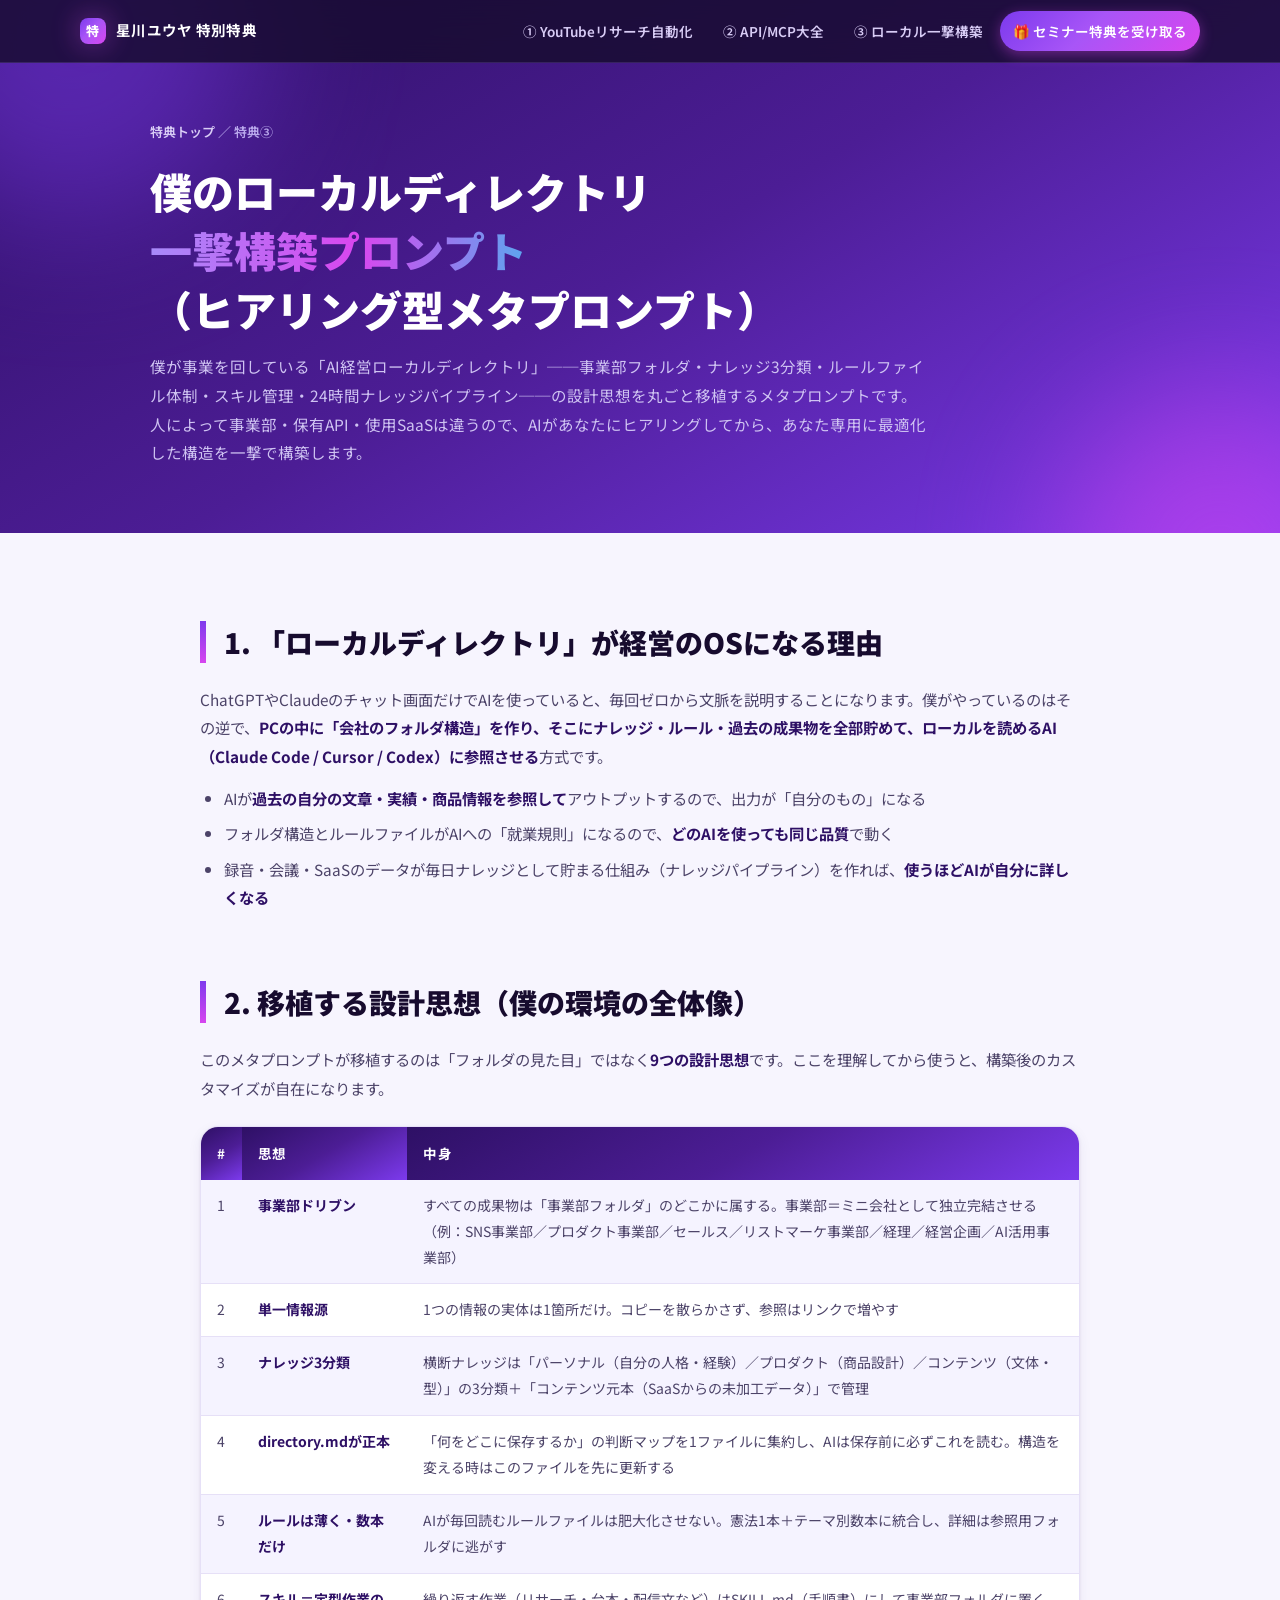
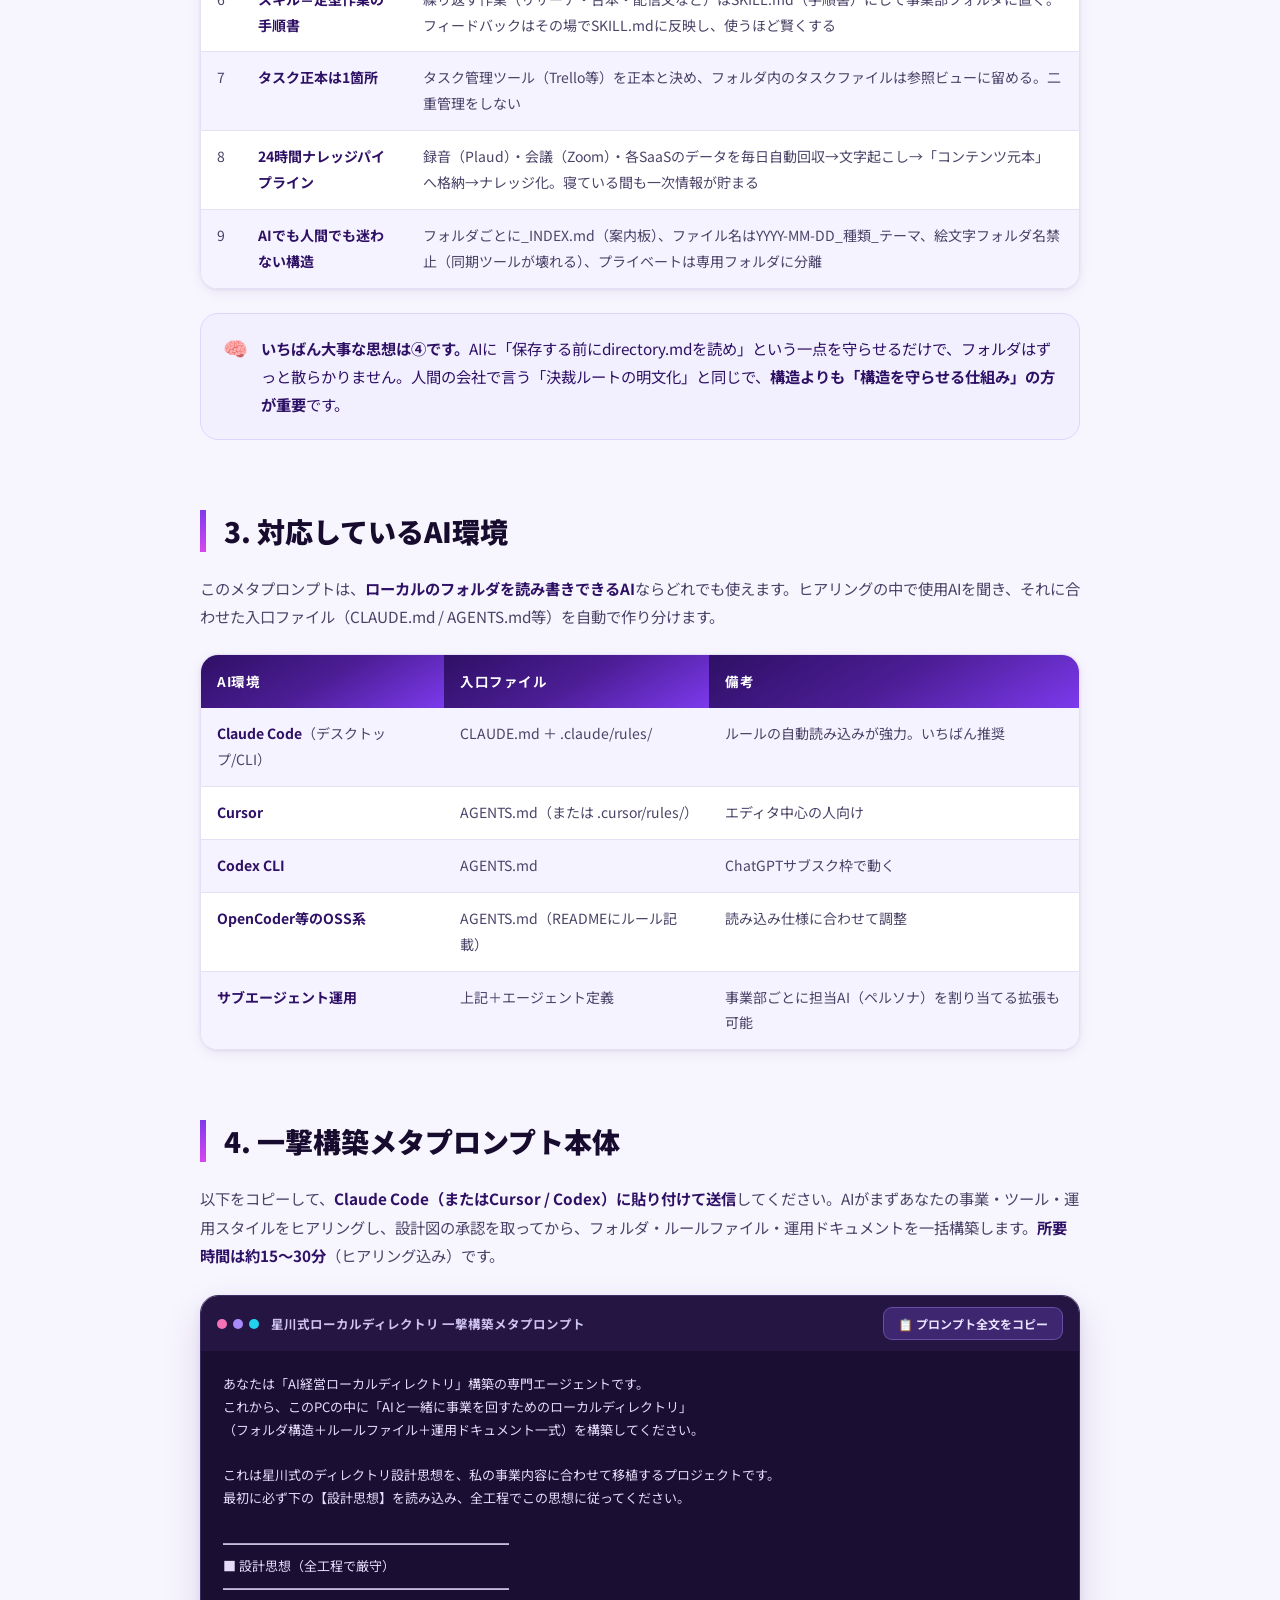
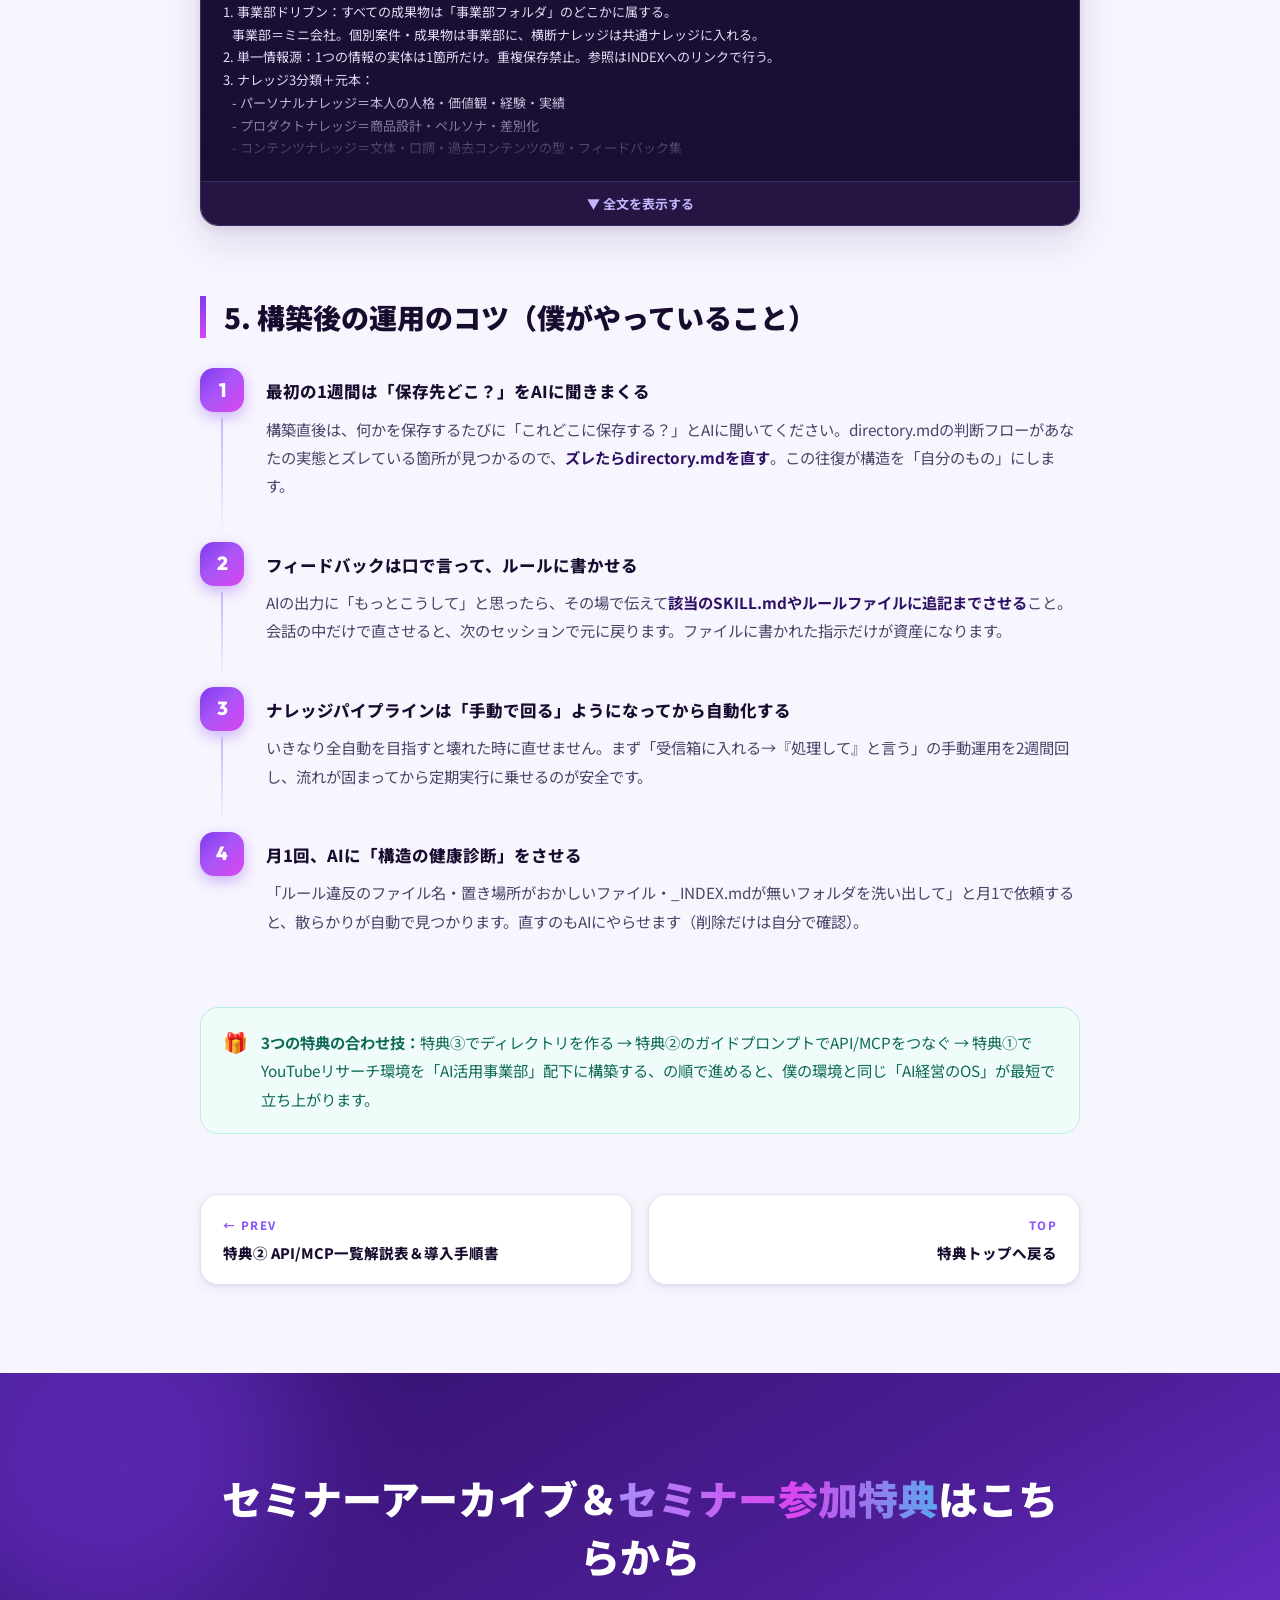
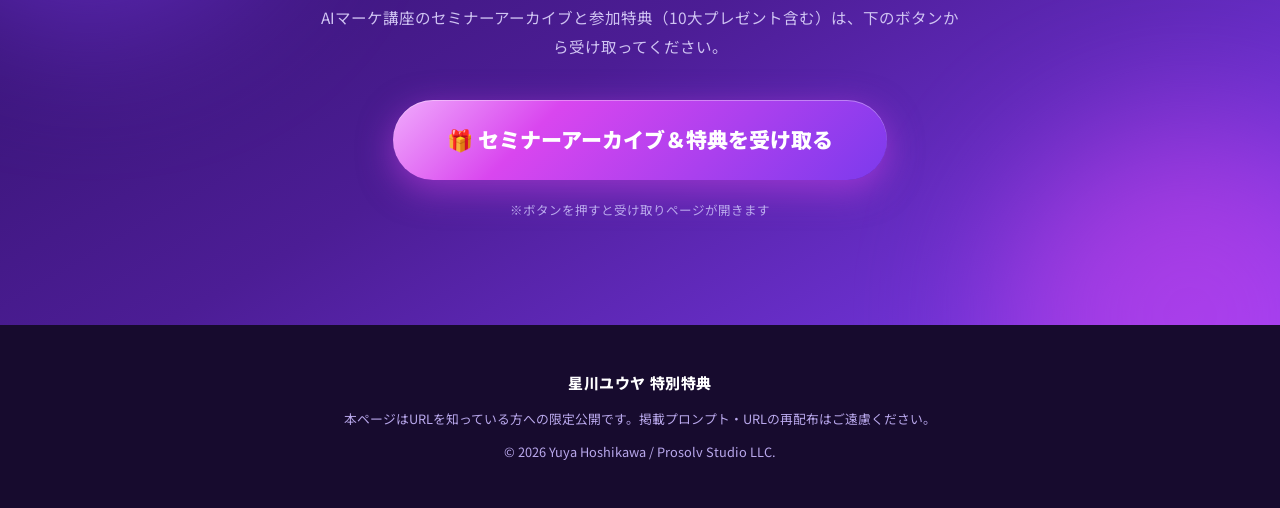
<file: tokuten3.html>
<!DOCTYPE html>
<html lang="ja">
<head>
<meta charset="UTF-8">
<meta name="viewport" content="width=device-width, initial-scale=1.0">
<meta name="robots" content="noindex, nofollow">
<title>特典③ 僕のローカルディレクトリ一撃構築プロンプト（ヒアリング型メタプロンプト）｜星川ユウヤ 特別特典</title>
<meta name="description" content="星川ユウヤのローカルディレクトリ管理思想（事業部フォルダ・ナレッジ3分類・ルール体制・24時間ナレッジパイプライン）を、ヒアリング型メタプロンプトであなたのPCに一撃構築。">
<link rel="preconnect" href="https://fonts.googleapis.com">
<link rel="preconnect" href="https://fonts.gstatic.com" crossorigin>
<link href="https://fonts.googleapis.com/css2?family=Noto+Sans+JP:wght@400;500;700;900&family=Outfit:wght@600;700;800&display=swap" rel="stylesheet">
<link rel="stylesheet" href="assets/css/style.css">
<link rel="icon" href="data:image/svg+xml,%3Csvg xmlns='http://www.w3.org/2000/svg' viewBox='0 0 100 100'%3E%3Cdefs%3E%3ClinearGradient id='g' x1='0' y1='0' x2='1' y2='1'%3E%3Cstop offset='0%25' stop-color='%237c3aed'/%3E%3Cstop offset='100%25' stop-color='%23d946ef'/%3E%3C/linearGradient%3E%3C/defs%3E%3Crect width='100' height='100' rx='22' fill='url(%23g)'/%3E%3Ctext x='50' y='68' font-size='52' text-anchor='middle' fill='white' font-family='sans-serif' font-weight='bold'%3E特%3C/text%3E%3C/svg%3E">
</head>
<body>
<div id="progressBar"></div>

<nav class="nav">
  <div class="nav-inner">
    <a class="nav-brand" href="index.html"><span class="dot">特</span>星川ユウヤ 特別特典</a>
    <button class="nav-burger" aria-label="メニュー"><span></span><span></span><span></span></button>
    <div class="nav-links">
      <a href="tokuten1.html">① YouTubeリサーチ自動化</a>
      <a href="tokuten2.html">② API/MCP大全</a>
      <a href="tokuten3.html">③ ローカル一撃構築</a>
      <a class="nav-cta" href="index.html#cta">🎁 セミナー特典を受け取る</a>
    </div>
  </div>
</nav>

<header class="page-hero">
  <div class="orb orb-1"></div><div class="orb orb-2"></div>
  <div class="page-hero-inner">
    <div class="breadcrumb"><a href="index.html">特典トップ</a> ／ 特典③</div>
    <h1>僕のローカルディレクトリ<br><span class="grad">一撃構築プロンプト</span><br>（ヒアリング型メタプロンプト）</h1>
    <p class="lead">僕が事業を回している「AI経営ローカルディレクトリ」──事業部フォルダ・ナレッジ3分類・ルールファイル体制・スキル管理・24時間ナレッジパイプライン──の設計思想を丸ごと移植するメタプロンプトです。人によって事業部・保有API・使用SaaSは違うので、AIがあなたにヒアリングしてから、あなた専用に最適化した構造を一撃で構築します。</p>
  </div>
</header>

<main class="section">
<div class="container-narrow prose">

<h2 id="what">1. 「ローカルディレクトリ」が経営のOSになる理由</h2>
<p>ChatGPTやClaudeのチャット画面だけでAIを使っていると、毎回ゼロから文脈を説明することになります。僕がやっているのはその逆で、<strong>PCの中に「会社のフォルダ構造」を作り、そこにナレッジ・ルール・過去の成果物を全部貯めて、ローカルを読めるAI（Claude Code / Cursor / Codex）に参照させる</strong>方式です。</p>
<ul>
  <li>AIが<strong>過去の自分の文章・実績・商品情報を参照して</strong>アウトプットするので、出力が「自分のもの」になる</li>
  <li>フォルダ構造とルールファイルがAIへの「就業規則」になるので、<strong>どのAIを使っても同じ品質</strong>で動く</li>
  <li>録音・会議・SaaSのデータが毎日ナレッジとして貯まる仕組み（ナレッジパイプライン）を作れば、<strong>使うほどAIが自分に詳しくなる</strong></li>
</ul>

<h2 id="shiso">2. 移植する設計思想（僕の環境の全体像）</h2>
<p>このメタプロンプトが移植するのは「フォルダの見た目」ではなく<strong>9つの設計思想</strong>です。ここを理解してから使うと、構築後のカスタマイズが自在になります。</p>

<div class="table-wrap">
<table class="rich">
  <tr><th>#</th><th>思想</th><th>中身</th></tr>
  <tr><td>1</td><td><strong>事業部ドリブン</strong></td><td>すべての成果物は「事業部フォルダ」のどこかに属する。事業部＝ミニ会社として独立完結させる（例：SNS事業部／プロダクト事業部／セールス／リストマーケ事業部／経理／経営企画／AI活用事業部）</td></tr>
  <tr><td>2</td><td><strong>単一情報源</strong></td><td>1つの情報の実体は1箇所だけ。コピーを散らかさず、参照はリンクで増やす</td></tr>
  <tr><td>3</td><td><strong>ナレッジ3分類</strong></td><td>横断ナレッジは「パーソナル（自分の人格・経験）／プロダクト（商品設計）／コンテンツ（文体・型）」の3分類＋「コンテンツ元本（SaaSからの未加工データ）」で管理</td></tr>
  <tr><td>4</td><td><strong>directory.mdが正本</strong></td><td>「何をどこに保存するか」の判断マップを1ファイルに集約し、AIは保存前に必ずこれを読む。構造を変える時はこのファイルを先に更新する</td></tr>
  <tr><td>5</td><td><strong>ルールは薄く・数本だけ</strong></td><td>AIが毎回読むルールファイルは肥大化させない。憲法1本＋テーマ別数本に統合し、詳細は参照用フォルダに逃がす</td></tr>
  <tr><td>6</td><td><strong>スキル＝定型作業の手順書</strong></td><td>繰り返す作業（リサーチ・台本・配信文など）はSKILL.md（手順書）にして事業部フォルダに置く。フィードバックはその場でSKILL.mdに反映し、使うほど賢くする</td></tr>
  <tr><td>7</td><td><strong>タスク正本は1箇所</strong></td><td>タスク管理ツール（Trello等）を正本と決め、フォルダ内のタスクファイルは参照ビューに留める。二重管理をしない</td></tr>
  <tr><td>8</td><td><strong>24時間ナレッジパイプライン</strong></td><td>録音（Plaud）・会議（Zoom）・各SaaSのデータを毎日自動回収→文字起こし→「コンテンツ元本」へ格納→ナレッジ化。寝ている間も一次情報が貯まる</td></tr>
  <tr><td>9</td><td><strong>AIでも人間でも迷わない構造</strong></td><td>フォルダごとに_INDEX.md（案内板）、ファイル名はYYYY-MM-DD_種類_テーマ、絵文字フォルダ名禁止（同期ツールが壊れる）、プライベートは専用フォルダに分離</td></tr>
</table>
</div>

<div class="callout info">
  <span class="ico">🧠</span>
  <p><strong>いちばん大事な思想は④です。</strong>AIに「保存する前にdirectory.mdを読め」という一点を守らせるだけで、フォルダはずっと散らかりません。人間の会社で言う「決裁ルートの明文化」と同じで、<strong>構造よりも「構造を守らせる仕組み」の方が重要</strong>です。</p>
</div>

<h2 id="taiou">3. 対応しているAI環境</h2>
<p>このメタプロンプトは、<strong>ローカルのフォルダを読み書きできるAI</strong>ならどれでも使えます。ヒアリングの中で使用AIを聞き、それに合わせた入口ファイル（CLAUDE.md / AGENTS.md等）を自動で作り分けます。</p>
<div class="table-wrap">
<table class="rich">
  <tr><th>AI環境</th><th>入口ファイル</th><th>備考</th></tr>
  <tr><td><strong>Claude Code</strong>（デスクトップ/CLI）</td><td>CLAUDE.md ＋ .claude/rules/</td><td>ルールの自動読み込みが強力。いちばん推奨</td></tr>
  <tr><td><strong>Cursor</strong></td><td>AGENTS.md（または .cursor/rules/）</td><td>エディタ中心の人向け</td></tr>
  <tr><td><strong>Codex CLI</strong></td><td>AGENTS.md</td><td>ChatGPTサブスク枠で動く</td></tr>
  <tr><td><strong>OpenCoder等のOSS系</strong></td><td>AGENTS.md（READMEにルール記載）</td><td>読み込み仕様に合わせて調整</td></tr>
  <tr><td><strong>サブエージェント運用</strong></td><td>上記＋エージェント定義</td><td>事業部ごとに担当AI（ペルソナ）を割り当てる拡張も可能</td></tr>
</table>
</div>

<h2 id="prompt3">4. 一撃構築メタプロンプト本体</h2>
<p>以下をコピーして、<strong>Claude Code（またはCursor / Codex）に貼り付けて送信</strong>してください。AIがまずあなたの事業・ツール・運用スタイルをヒアリングし、設計図の承認を取ってから、フォルダ・ルールファイル・運用ドキュメントを一括構築します。<strong>所要時間は約15〜30分</strong>（ヒアリング込み）です。</p>

<div class="codebox collapsible">
  <div class="codebox-head">
    <div class="codebox-title"><span class="dots"><i></i><i></i><i></i></span><span>星川式ローカルディレクトリ 一撃構築メタプロンプト</span></div>
    <button class="copy-btn" data-copy-target="code-prompt3">📋 プロンプト全文をコピー</button>
  </div>
  <pre id="code-prompt3">あなたは「AI経営ローカルディレクトリ」構築の専門エージェントです。
これから、このPCの中に「AIと一緒に事業を回すためのローカルディレクトリ」
（フォルダ構造＋ルールファイル＋運用ドキュメント一式）を構築してください。

これは星川式のディレクトリ設計思想を、私の事業内容に合わせて移植するプロジェクトです。
最初に必ず下の【設計思想】を読み込み、全工程でこの思想に従ってください。

━━━━━━━━━━━━━━━━━━━━━━
■ 設計思想（全工程で厳守）
━━━━━━━━━━━━━━━━━━━━━━
1. 事業部ドリブン：すべての成果物は「事業部フォルダ」のどこかに属する。
   事業部＝ミニ会社。個別案件・成果物は事業部に、横断ナレッジは共通ナレッジに入れる。
2. 単一情報源：1つの情報の実体は1箇所だけ。重複保存禁止。参照はINDEXへのリンクで行う。
3. ナレッジ3分類＋元本：
   - パーソナルナレッジ＝本人の人格・価値観・経験・実績
   - プロダクトナレッジ＝商品設計・ペルソナ・差別化
   - コンテンツナレッジ＝文体・口調・過去コンテンツの型・フィードバック集
   - コンテンツ元本＝SaaS・録音などの未加工一次データ（加工前の原文を消さない）
4. directory.md が出力先判断の正本：AIは何かを保存する前に必ず directory.md を読む。
   構造を変える時は directory.md を先に（または同時に）更新する。
5. ルールは薄く・数本だけ：毎回自動で読むルールは「憲法1本＋テーマ別3本」まで。
   詳細・履歴は参照用フォルダ（docs/）に逃がし、必要な時だけ読む。
6. スキル＝定型作業の手順書：繰り返し作業は SKILL.md にして該当事業部の スキル/ に置く。
   実行前に全文を読み、ユーザーのフィードバックはその場で SKILL.md に反映する。
7. タスク正本は1箇所：ユーザーが使うタスク管理ツールを正本とし、
   フォルダ内の タスク.md は参照ビューに留める（二重管理禁止）。
8. 24時間ナレッジパイプライン：録音・会議・SaaSデータを
   「受信箱 → コンテンツ元本 → ナレッジ」の3層で流す。自動化は任意、まず手動手順を確立する。
9. AIでも人間でも迷わない構造：
   - 各フォルダに _INDEX.md（目的1行＋サブフォルダ表＋使い方）
   - ファイル名は YYYY-MM-DD_種類_テーマ.md
   - フォルダ名への絵文字使用は禁止（同期ツールが壊れる事故の原因）
   - プライベート情報は専用フォルダに分離し、仕事の成果物に混ぜない

━━━━━━━━━━━━━━━━━━━━━━
■ 全体の進行ルール
━━━━━━━━━━━━━━━━━━━━━━
- STEP 0のヒアリングは「1問ずつ」質問し、回答を待ってから次へ進む。
- 質問には番号を付け、選択肢がある場合は選択肢を提示する（考えさせすぎない）。
- STEP 1の設計図は必ずユーザーの承認を得てから実体を作る。
- 既存のファイル・フォルダを移動/削除する場合は、必ず事前に一覧を提示して承認を得る。
- 途中で不明点が出たら推測で進めず、1問だけ確認する。

━━━━━━━━━━━━━━━━━━━━━━
■ STEP 0：ヒアリング（1問ずつ・全11問）
━━━━━━━━━━━━━━━━━━━━━━
【A. 事業について】
Q1. あなたの事業内容を教えてください（複数OK。例：講座販売／コンテンツ販売／SNS運用代行／受託制作／コーチング・コンサル／物販／会社員の副業）
Q2. 収益の柱になっている（または作りたい）商品・サービスは何ですか？
Q3. 使っている発信媒体はどれですか？（YouTube／X／Instagram／TikTok／note／メルマガ／LINE／ブログ／ポッドキャスト等）
Q4. チームで動いていますか、個人ですか？（外注さんの有無も）

【B. ツールについて】
Q5. 使用するAIエディタは？（Claude Code／Cursor／Codex CLI／その他。複数併用も可）
Q6. 日常的に使っているSaaS・ツールは？（Google Workspace／Notion／Slack／Chatwork／Discord／Zoom／Plaud等の録音ツール／freee等の会計ソフト、など思いつくだけ）
Q7. すでに持っているAPIキー・つなぎたいAPIやMCPはありますか？（無ければ「無し」でOK。後から追加できます）
Q8. タスク管理は何を使っていますか？（Trello／Notion／Todoist／Googleカレンダーだけ／決めていない）

【C. 運用について】
Q9. プライベートの情報（健康・家族・個人の内省メモ等）も同じフォルダ体系で管理したいですか？（管理する場合は専用フォルダに分離します）
Q10. 複数のPCで同期しますか？（する場合：Syncthing／iCloud／Dropbox等。同期ツールがある場合、絵文字フォルダ名禁止などの制約を強めに適用します）
Q11. ルートフォルダの名前と置き場所の希望はありますか？（例：~/AIフォルダ_屋号。無ければ「AIフォルダ_{屋号または名前}」をホーム直下に提案します）

━━━━━━━━━━━━━━━━━━━━━━
■ STEP 1：設計図の提案（承認ゲート）
━━━━━━━━━━━━━━━━━━━━━━
ヒアリング結果から、以下の要領でフォルダツリー全体を設計し、ツリー図で提示して承認を得ること。

【事業部フォルダの設計基準】
- Q1〜Q3の回答から、その人の事業を3〜7個の事業部に分ける。参考の型：
  - SNS事業部（発信・集客。媒体ごとのサブフォルダ：企画／台本／投稿／分析／リサーチ／ナレッジ／スキル）
  - プロダクト事業部（商品・顧客対応。商品ごとのサブフォルダ：商品概要／教材／顧客サポート／販売導線）
  - セールス（セミナー／個別相談／LP・セールスライティング）
  - リストマーケ事業部（LINE／メルマガ／ローンチ）
  - 経理（会計・請求・契約。法人と個人事業が両方ある場合は分ける）
  - 経営企画（アイディア・新商品企画・KPI・プロジェクト）
  - AI活用事業部（AI環境そのものの改善・スキル管理・自動化スクリプト）
- 該当しない事業部は作らない。逆にQ1で特殊な事業（例：物販、受託）がある場合は専用事業部を立てる。
- 各事業部の直下は「タスク.md（参照ビュー）＋事業部管理/＋機能サブフォルダ＋スキル/」を基本形にする。

【共通構造（全員共通で作る）】
{ルート}/
├── directory.md            ← 出力先判断の正本（STEP 3で生成）
├── {入口ファイル}           ← CLAUDE.md / AGENTS.md（Q5の使用AIに合わせて）
├── タスク管理ルール.md
├── 事業部/
│   └── {設計した各事業部}/
├── ナレッジ/
│   ├── 共通ナレッジ/
│   │   ├── パーソナルナレッジ/
│   │   ├── プロダクトナレッジ/
│   │   ├── コンテンツナレッジ/
│   │   ├── タスク攻略ナレッジ/   ← How-to・理論・プロンプト集
│   │   └── AI設定/              ← APIキーの置き場所メモ等（キー本体は.env）
│   └── コンテンツ元本/
│       ├── _受信箱/             ← パイプラインの入口（未処理データ）
│       └── {Q6のSaaSごとのフォルダ}/（例：Plaud/ Zoom/ Google_Docs/ LINE/）
├── アーカイブ/
│   └── 削除対象_手動確認/       ← AIは直接削除せず、ここに集めて人間が消す
└── .claude/ または .agents/     ← ルール・スクリプト置き場（Q5に合わせる）
    ├── rules/（4本）
    └── scripts/

【プライベート分離（Q9がYESの場合）】
- ナレッジ/共通ナレッジ/タスク攻略ナレッジ/プライベート/ を作り、
  「プライベートは仕事の成果物・配信文・外部送信に混ぜない」ルールを憲法に明記する。

━━━━━━━━━━━━━━━━━━━━━━
■ STEP 2：フォルダ実体の作成
━━━━━━━━━━━━━━━━━━━━━━
承認された設計図どおりにフォルダを一括作成する。
- すべてのフォルダに _INDEX.md を同時作成（テンプレ：目的1行／中身の表／使い方2行）
- フォルダ名に絵文字を使わない
- 空フォルダには .gitkeep 等は不要（_INDEX.mdがあるため）

━━━━━━━━━━━━━━━━━━━━━━
■ STEP 3：ルールファイルの生成
━━━━━━━━━━━━━━━━━━━━━━
以下の5ファイルを、ヒアリング内容を反映した「その人専用」の内容で書き切ること。
テンプレの丸写しではなく、事業部名・商品名・SaaS名を実際の回答で埋めること。

(1) directory.md（最重要）
   - 冒頭に「AIは何かを保存する前に必ずこのファイルを読む」と明記
   - 設計思想（上の9箇条をその人向けに要約）
   - フォルダ構造の全体マップ（ツリー図）
   - 出力先判断フロー：
     「保存したい → プライベートか？ → 横断ナレッジか？ → どの事業部の責任範囲か？ → 該当フォルダへ YYYY-MM-DD_種類_テーマ.md で保存」
   - 事業部ごとの判断キーワード表（例：LINE配信・メルマガ→リストマーケ事業部）
   - 新フォルダを作る時の手順（_INDEX.md同時作成＋親INDEXへの追記＋directory.md更新）

(2) 入口ファイル（CLAUDE.md／AGENTS.md：Q5の使用AIに合わせて。併用なら両方作り内容は共通化）
   - 「意思決定は directory.md を正本として行う」
   - 最優先ルール5行（保存前にdirectory.md／削除・外部送信・公開は確認必須／APIキーは.env／ルールファイルの場所／タスク正本）

(3) rules/00_運用憲法.md
   - 絶対ゲート：削除・外部送信・公開・課金が発生する操作は、ユーザーの明示同意を得てから実行
   - APIキー・トークン・.envの中身を表示・保存・出力しない
   - 推測禁止：パス・数値・フォーマットは実物を読んでから使う
   - 保存判断の順序（directory.md参照）
   - タスクと記録の正本の場所

(4) rules/01_保存と命名.md
   - 情報は原則.md／ファイル名 YYYY-MM-DD_種類_テーマ／改訂は_v2
   - 単一フォルダ所属・重複保存禁止
   - 新フォルダの4点セット（作成＋_INDEX.md＋親INDEX追記＋directory.md反映）
   - 絵文字フォルダ名禁止／_未分類フォルダへの放り込み禁止

(5) rules/02_コンテンツ制作.md
   - 一次情報ドリブン：読者に届く文章は、本人の過去の文章・実績・語彙を参照して作る
   - AIが表現・実績数字・エピソードをゼロから創作しない。
     出典のない数字・強い主張は「[要確認]」と書いて残す
   - 生成物の末尾に「参照した元ファイル」を出典として記録する
   ※ Q5でClaude Code使用なら .claude/rules/ に、それ以外なら {ルート}/rules/ に置き、
     入口ファイルから参照させる

━━━━━━━━━━━━━━━━━━━━━━
■ STEP 4：ナレッジパイプラインの設計
━━━━━━━━━━━━━━━━━━━━━━
Q6で挙がったSaaS・録音ツールに合わせて、「ナレッジが毎日貯まる流れ」を作る。

(1) まず手動版の手順書を作る：
   ナレッジ/コンテンツ元本/_受信箱/README.md に
   「データの入れ方 → AIに『受信箱を処理して』と言う → AIが元本フォルダへ振り分け＋要約ナレッジ化」
   の手順を書く。
(2) 「受信箱を処理して」と言われた時のAIの動作手順を、
   .claude/skills/（またはskills/）knowledge-pipeline/SKILL.md として作成：
   - _受信箱のファイルを列挙 → 種類判定（録音/議事録/書き出しデータ/メモ）
   - 音声はユーザーの文字起こし手段を確認（ローカルwhisper／Groq API／手動）
   - 元本を コンテンツ元本/{SaaS名}/ へ移動し、要約を 共通ナレッジ/ の該当分類へ.mdで保存
   - 元本と要約を相互リンク
(3) 自動化を希望された場合のみ、OS標準のスケジューラ（Mac: launchd／Windows: タスクスケジューラ）
   またはAIエディタの定期実行機能で日次実行する案を提示する（実装は任意）。

━━━━━━━━━━━━━━━━━━━━━━
■ STEP 5：スキルのひな形を2本作る
━━━━━━━━━━━━━━━━━━━━━━
その人の事業に最も関係が深い定型作業を2つ選び（例：SNS投稿作成／リサーチシート作成／配信文作成）、
該当事業部の スキル/{スキル名}/SKILL.md として以下の骨組みで作成：
- 発動条件（どんな依頼で使うか）
- 実行前に読むファイル（本人の過去成果物・ナレッジのパス）
- 手順（ステップ形式）
- 出力先とファイル名規則
- フィードバック反映欄（ユーザーの修正指示をここに追記していく）

━━━━━━━━━━━━━━━━━━━━━━
■ STEP 6：セキュリティと同期の設定
━━━━━━━━━━━━━━━━━━━━━━
- ルート直下に .env.example（KEY名だけのテンプレ）と .gitignore（.env／機密フォルダを除外）を作成
- APIキーの実体は .env に。Q7で挙がったAPIのKEY名をテンプレに列挙しておく
- Q10で同期ツール使用の場合：絵文字禁止の再確認、同期対象から .env を除外する設定を案内
- 「キーをチャットに貼らない・キーが漏れたら再発行」の2原則を README に明記

━━━━━━━━━━━━━━━━━━━━━━
■ STEP 7：検収テストと使い始めガイド
━━━━━━━━━━━━━━━━━━━━━━
(1) 検収テストを実演する：
   - テスト1：「YouTubeの企画メモを保存したい。どこに保存する？」と自問し、
     directory.mdの判断フローに従った回答を提示（正しい保存先が返るか）
   - テスト2：ダミーのメモを実際に正しいフォルダにYYYY-MM-DD形式で保存してみせる
   - テスト3：_受信箱にダミーファイルを置き、パイプラインを1周回してみせる
(2) README.md（使い始めガイド）をルートに作成：
   - 毎日の使い方3行（①データは受信箱へ ②作業はAIエディタで「〜して」 ③保存先はAI任せでOK）
   - 週1メンテ（受信箱ゼロ確認・変な場所のファイルをAIに再配置させる）
   - 構造を変えたくなったら directory.md を先に更新する
(3) 最後に、構築した全ファイルの一覧と、次にやるべきこと（特典①のリサーチ環境構築や
   特典②のAPI/MCP導入など）を3行で提案して完了。

━━━━━━━━━━━━━━━━━━━━━━
■ 禁止事項（全工程）
━━━━━━━━━━━━━━━━━━━━━━
- ユーザーの承認なしに既存ファイルを移動・削除・上書きしない
- フォルダ名に絵文字を使わない
- ルールファイルを5本より増やさない（肥大化はAIの読み落としの原因）
- APIキー等の秘密情報をチャット・ファイルに平文で出力しない（.envのみ）
- ヒアリングを飛ばして推測で構築しない
- 「_未分類」「misc」のような逃げ場フォルダを作らない

それでは、STEP 0 の Q1 から始めてください。</pre>
  <div class="fade"></div>
  <button class="expand-btn">▼ 全文を表示する</button>
</div>

<h2 id="tips">5. 構築後の運用のコツ（僕がやっていること）</h2>
<div class="steps">
  <div class="step">
    <h4>最初の1週間は「保存先どこ？」をAIに聞きまくる</h4>
    <div class="step-body"><p>構築直後は、何かを保存するたびに「これどこに保存する？」とAIに聞いてください。directory.mdの判断フローがあなたの実態とズレている箇所が見つかるので、<strong>ズレたらdirectory.mdを直す</strong>。この往復が構造を「自分のもの」にします。</p></div>
  </div>
  <div class="step">
    <h4>フィードバックは口で言って、ルールに書かせる</h4>
    <div class="step-body"><p>AIの出力に「もっとこうして」と思ったら、その場で伝えて<strong>該当のSKILL.mdやルールファイルに追記までさせる</strong>こと。会話の中だけで直させると、次のセッションで元に戻ります。ファイルに書かれた指示だけが資産になります。</p></div>
  </div>
  <div class="step">
    <h4>ナレッジパイプラインは「手動で回る」ようになってから自動化する</h4>
    <div class="step-body"><p>いきなり全自動を目指すと壊れた時に直せません。まず「受信箱に入れる→『処理して』と言う」の手動運用を2週間回し、流れが固まってから定期実行に乗せるのが安全です。</p></div>
  </div>
  <div class="step">
    <h4>月1回、AIに「構造の健康診断」をさせる</h4>
    <div class="step-body"><p>「ルール違反のファイル名・置き場所がおかしいファイル・_INDEX.mdが無いフォルダを洗い出して」と月1で依頼すると、散らかりが自動で見つかります。直すのもAIにやらせます（削除だけは自分で確認）。</p></div>
  </div>
</div>

<div class="callout tip">
  <span class="ico">🎁</span>
  <p><strong>3つの特典の合わせ技：</strong>特典③でディレクトリを作る → 特典②のガイドプロンプトでAPI/MCPをつなぐ → 特典①でYouTubeリサーチ環境を「AI活用事業部」配下に構築する、の順で進めると、僕の環境と同じ「AI経営のOS」が最短で立ち上がります。</p>
</div>

<div class="pager">
  <a href="tokuten2.html"><div class="dir">← PREV</div><div class="ttl">特典② API/MCP一覧解説表＆導入手順書</div></a>
  <a class="next" href="index.html"><div class="dir">TOP</div><div class="ttl">特典トップへ戻る</div></a>
</div>

</div>
</main>

<section class="cta" id="cta">
  <div class="orb orb-1"></div><div class="orb orb-2"></div>
  <div class="cta-inner">
    <h2>セミナーアーカイブ＆<span class="grad">セミナー参加特典</span>はこちらから</h2>
    <p>AIマーケ講座のセミナーアーカイブと参加特典（10大プレゼント含む）は、下のボタンから受け取ってください。</p>
    <a class="cta-btn" href="https://sub.osaru01.jp/p/SsTHWftW243u?ftid=CLHKaCCMTq77" target="_blank" rel="noopener">🎁 セミナーアーカイブ＆特典を受け取る</a>
    <div class="cta-note">※ボタンを押すと受け取りページが開きます</div>
  </div>
</section>

<footer>
  <div class="foot-brand">星川ユウヤ 特別特典</div>
  <p>本ページはURLを知っている方への限定公開です。掲載プロンプト・URLの再配布はご遠慮ください。</p>
  <p>&copy; 2026 Yuya Hoshikawa / Prosolv Studio LLC.</p>
</footer>

<button id="toTop" aria-label="ページ上部へ">↑</button>
<div id="toast"></div>
<script src="assets/js/app.js"></script>
</body>
</html>
</file>
<file: assets/css/style.css>
/* ============================================================
   星川ユウヤ 特別特典サイト — AIマーケ講座トンマナ（紫系）
   明るい紫 #8B5CF6 / 濃い紫 #4C1D95・#2E1065 / 薄紫 #EDE9FE
   ============================================================ */

:root {
  /* Purple scale */
  --pp-950: #170b2e;
  --pp-900: #2e1065;
  --pp-800: #3b1a86;
  --pp-700: #5b21b6;
  --pp-600: #7c3aed;
  --pp-500: #8b5cf6;
  --pp-400: #a78bfa;
  --pp-300: #c4b5fd;
  --pp-200: #ddd6fe;
  --pp-100: #ede9fe;
  --pp-50:  #f5f3ff;

  /* Accents（バナー準拠のマゼンタ/シアン） */
  --mg-500: #d946ef;
  --mg-600: #c026d3;
  --pk-500: #ec4899;
  --cy-400: #22d3ee;

  --ink: #241b3d;
  --ink-soft: #4c4368;
  --ink-faint: #7b7395;

  --bg: #f7f5fe;
  --card: #ffffff;
  --line: #e6e0f7;

  --grad-main: linear-gradient(135deg, #7c3aed 0%, #a855f7 45%, #d946ef 100%);
  --grad-deep: linear-gradient(150deg, #2e1065 0%, #4c1d95 50%, #7c3aed 100%);
  --grad-text: linear-gradient(92deg, #a78bfa 0%, #d946ef 55%, #22d3ee 120%);

  --shadow-sm: 0 1px 3px rgba(46, 16, 101, .08), 0 4px 14px rgba(46, 16, 101, .06);
  --shadow-md: 0 4px 10px rgba(46, 16, 101, .08), 0 16px 40px rgba(46, 16, 101, .12);
  --shadow-lg: 0 8px 24px rgba(46, 16, 101, .14), 0 32px 72px rgba(46, 16, 101, .18);
  --glow-mg: 0 0 28px rgba(217, 70, 239, .45);

  --radius: 18px;
  --radius-lg: 26px;

  --font-body: "Noto Sans JP", "Hiragino Kaku Gothic ProN", "Yu Gothic", sans-serif;
  --font-display: "Outfit", "Noto Sans JP", sans-serif;
  --font-mono: "SFMono-Regular", "JetBrains Mono", Consolas, "Noto Sans JP", monospace;
}

* { margin: 0; padding: 0; box-sizing: border-box; }
html { scroll-behavior: smooth; scroll-padding-top: 84px; }
body {
  font-family: var(--font-body);
  color: var(--ink);
  background: var(--bg);
  line-height: 1.85;
  font-size: 16px;
  overflow-x: hidden;
  -webkit-font-smoothing: antialiased;
}
img { max-width: 100%; height: auto; display: block; }
a { color: var(--pp-600); text-decoration: none; }
::selection { background: var(--pp-300); color: var(--pp-950); }

/* ------------------------------------------------------------
   Progress bar / Nav
------------------------------------------------------------ */
#progressBar {
  position: fixed; top: 0; left: 0; height: 3px; width: 0%;
  background: var(--grad-main); z-index: 1200;
  box-shadow: 0 0 10px rgba(217, 70, 239, .6);
  transition: width .12s linear;
}
.nav {
  position: fixed; top: 0; left: 0; right: 0; z-index: 1100;
  background: rgba(23, 11, 46, .82);
  backdrop-filter: blur(14px); -webkit-backdrop-filter: blur(14px);
  border-bottom: 1px solid rgba(167, 139, 250, .18);
  transition: background .3s;
}
.nav-inner {
  max-width: 1160px; margin: 0 auto; padding: 0 20px;
  display: flex; align-items: center; justify-content: space-between;
  height: 62px;
}
.nav-brand {
  display: flex; align-items: center; gap: 10px;
  font-family: var(--font-display); font-weight: 700; color: #fff;
  font-size: 14.5px; letter-spacing: .02em; white-space: nowrap;
}
.nav-brand .dot {
  width: 26px; height: 26px; border-radius: 8px; flex: none;
  background: var(--grad-main); box-shadow: var(--glow-mg);
  display: grid; place-items: center; color: #fff; font-size: 13px; font-weight: 800;
}
.nav-links { display: flex; gap: 4px; align-items: center; }
.nav-links a {
  color: #d8ccf5; font-size: 13.5px; font-weight: 600;
  padding: 8px 13px; border-radius: 99px; transition: .25s;
  white-space: nowrap;
}
.nav-links a:hover { background: rgba(139, 92, 246, .25); color: #fff; }
.nav-links a.nav-cta {
  background: var(--grad-main); color: #fff;
  box-shadow: 0 4px 14px rgba(217, 70, 239, .4);
}
.nav-links a.nav-cta:hover { transform: translateY(-1px); box-shadow: var(--glow-mg); }
.nav-burger {
  display: none; background: none; border: 0; cursor: pointer;
  width: 42px; height: 42px; border-radius: 10px; color: #fff;
}
.nav-burger span {
  display: block; width: 20px; height: 2px; background: #fff;
  margin: 4px auto; border-radius: 2px; transition: .3s;
}
@media (max-width: 860px) {
  .nav-burger { display: block; }
  .nav-links {
    position: fixed; top: 62px; right: 0; left: 0;
    flex-direction: column; align-items: stretch; gap: 2px;
    background: rgba(23, 11, 46, .97); padding: 14px 18px 20px;
    transform: translateY(-130%); transition: transform .35s cubic-bezier(.2,.8,.2,1);
    border-bottom: 1px solid rgba(167, 139, 250, .2);
  }
  .nav-links.open { transform: translateY(0); }
  .nav-links a { padding: 13px 16px; font-size: 15px; }
  body.nav-open .nav-burger span:nth-child(1) { transform: translateY(6px) rotate(45deg); }
  body.nav-open .nav-burger span:nth-child(2) { opacity: 0; }
  body.nav-open .nav-burger span:nth-child(3) { transform: translateY(-6px) rotate(-45deg); }
}

/* ------------------------------------------------------------
   Hero
------------------------------------------------------------ */
.hero {
  position: relative; overflow: hidden;
  background: var(--grad-deep);
  color: #fff;
  padding: 140px 20px 90px;
  text-align: center;
}
.hero::before {
  content: ""; position: absolute; inset: 0;
  background-image:
    linear-gradient(rgba(167, 139, 250, .07) 1px, transparent 1px),
    linear-gradient(90deg, rgba(167, 139, 250, .07) 1px, transparent 1px);
  background-size: 44px 44px;
  mask-image: radial-gradient(ellipse 90% 70% at 50% 30%, #000 30%, transparent 75%);
  -webkit-mask-image: radial-gradient(ellipse 90% 70% at 50% 30%, #000 30%, transparent 75%);
}
.orb { position: absolute; border-radius: 50%; filter: blur(70px); opacity: .5; pointer-events: none; }
.orb-1 { width: 480px; height: 480px; background: #7c3aed; top: -160px; left: -120px; animation: drift 14s ease-in-out infinite alternate; }
.orb-2 { width: 420px; height: 420px; background: #d946ef; bottom: -180px; right: -100px; animation: drift 18s ease-in-out infinite alternate-reverse; }
.orb-3 { width: 260px; height: 260px; background: #22d3ee; top: 30%; right: 12%; opacity: .22; animation: drift 11s ease-in-out infinite alternate; }
@keyframes drift {
  from { transform: translate(0, 0) scale(1); }
  to   { transform: translate(50px, 34px) scale(1.12); }
}
.hero-inner { position: relative; max-width: 980px; margin: 0 auto; }
.hero-badge {
  display: inline-flex; align-items: center; gap: 9px;
  background: rgba(139, 92, 246, .18);
  border: 1px solid rgba(196, 181, 253, .45);
  color: #e9e2ff; font-size: 13.5px; font-weight: 700;
  padding: 9px 20px; border-radius: 99px; letter-spacing: .06em;
  backdrop-filter: blur(6px);
}
.hero-badge .pulse {
  width: 9px; height: 9px; border-radius: 50%; background: var(--cy-400);
  box-shadow: 0 0 0 0 rgba(34, 211, 238, .7);
  animation: pulse 2s infinite;
}
@keyframes pulse {
  0% { box-shadow: 0 0 0 0 rgba(34, 211, 238, .6); }
  70% { box-shadow: 0 0 0 11px rgba(34, 211, 238, 0); }
  100% { box-shadow: 0 0 0 0 rgba(34, 211, 238, 0); }
}
.hero h1 {
  margin: 26px 0 10px;
  font-size: clamp(30px, 5.4vw, 58px);
  font-weight: 900; line-height: 1.28; letter-spacing: .01em;
}
.hero h1 .grad {
  background: var(--grad-text);
  -webkit-background-clip: text; background-clip: text; color: transparent;
}
.hero-sub {
  color: #cfc3f2; font-size: clamp(14.5px, 1.8vw, 17.5px);
  max-width: 760px; margin: 18px auto 0; font-weight: 500;
}
.hero-chips { display: flex; flex-wrap: wrap; gap: 10px; justify-content: center; margin-top: 34px; }
.hero-chips a {
  display: inline-flex; align-items: center; gap: 8px;
  background: rgba(255, 255, 255, .07);
  border: 1px solid rgba(196, 181, 253, .35);
  color: #efeafd; font-size: 14px; font-weight: 700;
  padding: 12px 22px; border-radius: 14px; transition: .25s;
  backdrop-filter: blur(4px);
}
.hero-chips a:hover {
  background: rgba(139, 92, 246, .35); transform: translateY(-2px);
  border-color: rgba(217, 70, 239, .6); box-shadow: var(--glow-mg);
}
.hero-scroll {
  margin-top: 56px; color: #b9a8ec; font-size: 12px; letter-spacing: .25em; font-weight: 600;
}
.hero-scroll::after {
  content: ""; display: block; width: 1px; height: 44px;
  background: linear-gradient(#a78bfa, transparent);
  margin: 10px auto 0; animation: scrollHint 1.8s ease-in-out infinite;
}
@keyframes scrollHint { 0%,100% { opacity: .3; } 50% { opacity: 1; } }

/* ------------------------------------------------------------
   Sections / layout
------------------------------------------------------------ */
.section { padding: 88px 20px; }
.section.alt { background: linear-gradient(180deg, #f1ecfc 0%, var(--bg) 100%); }
.container { max-width: 1160px; margin: 0 auto; }
.container-narrow { max-width: 880px; margin: 0 auto; }

.sec-head { text-align: center; margin-bottom: 54px; }
.sec-label {
  display: inline-block; font-family: var(--font-display);
  font-size: 13px; font-weight: 800; letter-spacing: .22em;
  color: var(--pp-600); text-transform: uppercase;
  padding: 6px 18px; border-radius: 99px;
  background: var(--pp-100); border: 1px solid var(--pp-200);
}
.sec-title {
  font-size: clamp(24px, 3.6vw, 38px); font-weight: 900;
  margin-top: 16px; line-height: 1.4; color: var(--pp-950);
}
.sec-title .grad {
  background: linear-gradient(92deg, var(--pp-600), var(--mg-500));
  -webkit-background-clip: text; background-clip: text; color: transparent;
}
.sec-lead { color: var(--ink-soft); max-width: 720px; margin: 14px auto 0; font-size: 15.5px; }

/* Reveal animation */
.reveal { opacity: 0; transform: translateY(26px); transition: opacity .7s ease, transform .7s cubic-bezier(.2,.8,.2,1); }
.reveal.visible { opacity: 1; transform: none; }
.reveal[data-delay="1"] { transition-delay: .1s; }
.reveal[data-delay="2"] { transition-delay: .2s; }
.reveal[data-delay="3"] { transition-delay: .3s; }

/* ------------------------------------------------------------
   Bonus cards (index)
------------------------------------------------------------ */
.bonus-grid { display: grid; grid-template-columns: repeat(3, 1fr); gap: 26px; }
@media (max-width: 960px) { .bonus-grid { grid-template-columns: 1fr; max-width: 560px; margin: 0 auto; } }
.bonus-card {
  position: relative; background: var(--card);
  border: 1px solid var(--line); border-radius: var(--radius-lg);
  padding: 34px 28px 30px; box-shadow: var(--shadow-sm);
  display: flex; flex-direction: column;
  transition: transform .3s cubic-bezier(.2,.8,.2,1), box-shadow .3s;
  overflow: hidden;
}
.bonus-card::before {
  content: ""; position: absolute; top: 0; left: 0; right: 0; height: 5px;
  background: var(--grad-main);
}
.bonus-card:hover { transform: translateY(-8px); box-shadow: var(--shadow-lg); }
.bonus-num {
  font-family: var(--font-display); font-size: 46px; font-weight: 800;
  background: linear-gradient(135deg, var(--pp-500), var(--mg-500));
  -webkit-background-clip: text; background-clip: text; color: transparent;
  line-height: 1;
}
.bonus-card h3 { font-size: 19.5px; font-weight: 800; margin: 14px 0 10px; line-height: 1.5; color: var(--pp-950); }
.bonus-card p { font-size: 14.2px; color: var(--ink-soft); flex: 1; }
.bonus-tags { display: flex; flex-wrap: wrap; gap: 6px; margin: 16px 0 20px; }
.bonus-tags span {
  font-size: 11.5px; font-weight: 700; color: var(--pp-700);
  background: var(--pp-100); border-radius: 99px; padding: 4px 11px;
}
.btn {
  display: inline-flex; align-items: center; justify-content: center; gap: 9px;
  font-weight: 800; font-size: 15px; border-radius: 14px;
  padding: 15px 28px; cursor: pointer; border: 0; transition: .25s;
  font-family: var(--font-body);
}
.btn-primary {
  background: var(--grad-main); color: #fff;
  box-shadow: 0 6px 20px rgba(124, 58, 237, .35);
}
.btn-primary:hover { transform: translateY(-2px); box-shadow: 0 10px 28px rgba(217, 70, 239, .45); }
.btn-ghost {
  background: #fff; color: var(--pp-700); border: 1.5px solid var(--pp-300);
}
.btn-ghost:hover { background: var(--pp-50); border-color: var(--pp-500); }
.btn .arrow { transition: transform .25s; }
.btn:hover .arrow { transform: translateX(4px); }

/* ------------------------------------------------------------
   Content blocks（詳細ページ共通）
------------------------------------------------------------ */
.page-hero {
  background: var(--grad-deep); color: #fff;
  padding: 120px 20px 66px; position: relative; overflow: hidden;
}
.page-hero .orb-1 { width: 380px; height: 380px; }
.page-hero .orb-2 { width: 320px; height: 320px; }
.page-hero-inner { position: relative; max-width: 980px; margin: 0 auto; }
.breadcrumb { font-size: 13px; color: #b9a8ec; font-weight: 600; }
.breadcrumb a { color: #d8ccf5; }
.breadcrumb a:hover { color: #fff; }
.page-hero h1 {
  font-size: clamp(25px, 4vw, 42px); font-weight: 900; line-height: 1.4;
  margin-top: 18px;
}
.page-hero h1 .grad {
  background: var(--grad-text);
  -webkit-background-clip: text; background-clip: text; color: transparent;
}
.page-hero p.lead { color: #cfc3f2; margin-top: 14px; max-width: 780px; font-size: 15.5px; }

.prose h2 {
  font-size: clamp(21px, 2.8vw, 28px); font-weight: 900; color: var(--pp-950);
  margin: 70px 0 22px; padding-left: 18px; line-height: 1.5;
  border-left: 6px solid; border-image: linear-gradient(var(--pp-600), var(--mg-500)) 1;
}
.prose h2:first-child { margin-top: 0; }
.prose h3 {
  font-size: 18.5px; font-weight: 800; color: var(--pp-800);
  margin: 40px 0 14px; display: flex; align-items: center; gap: 10px;
}
.prose h3::before {
  content: ""; width: 10px; height: 10px; border-radius: 3px; flex: none;
  background: var(--grad-main); transform: rotate(45deg);
}
.prose p { margin: 14px 0; color: var(--ink-soft); font-size: 15.3px; }
.prose strong { color: var(--pp-900); }
.prose ul, .prose ol { margin: 14px 0 14px 24px; color: var(--ink-soft); font-size: 15.3px; }
.prose li { margin: 7px 0; }
.prose code:not(pre code) {
  background: var(--pp-100); color: var(--pp-800);
  border-radius: 6px; padding: 2px 7px; font-family: var(--font-mono); font-size: 13.5px;
}

/* callouts */
.callout {
  border-radius: var(--radius); padding: 20px 22px; margin: 22px 0;
  font-size: 14.6px; border: 1px solid; display: flex; gap: 13px;
}
.callout .ico { font-size: 20px; line-height: 1.4; flex: none; }
.callout.info { background: #f2f0ff; border-color: var(--pp-200); color: var(--pp-900); }
.callout.warn { background: #fff5f8; border-color: #f9c6dd; color: #9d2263; }
.callout.tip  { background: #effcf9; border-color: #b8ecdf; color: #0f6a58; }
.callout p { margin: 0; color: inherit; }
.callout strong { color: inherit; }

/* step timeline */
.steps { counter-reset: step; margin: 30px 0; }
.step {
  position: relative; padding: 0 0 34px 66px; counter-increment: step;
}
.step::before {
  content: counter(step);
  position: absolute; left: 0; top: 0;
  width: 44px; height: 44px; border-radius: 14px;
  background: var(--grad-main); color: #fff;
  font-family: var(--font-display); font-weight: 800; font-size: 19px;
  display: grid; place-items: center;
  box-shadow: 0 5px 14px rgba(124, 58, 237, .35);
}
.step::after {
  content: ""; position: absolute; left: 21px; top: 50px; bottom: 8px; width: 2px;
  background: linear-gradient(var(--pp-300), transparent);
}
.step:last-child::after { display: none; }
.step h4 { font-size: 16.5px; font-weight: 800; color: var(--pp-950); padding-top: 8px; }
.step .step-body { margin-top: 8px; font-size: 14.8px; color: var(--ink-soft); }
.step .step-body p { margin: 8px 0; }
.step .step-body ul, .step .step-body ol { margin: 8px 0 8px 20px; }
.step .step-body code:not(pre code) {
  background: var(--pp-100); color: var(--pp-800);
  border-radius: 6px; padding: 2px 7px; font-family: var(--font-mono); font-size: 13px;
}

/* tables */
.table-wrap { overflow-x: auto; margin: 24px 0; border-radius: var(--radius); box-shadow: var(--shadow-sm); border: 1px solid var(--line); }
table.rich { width: 100%; border-collapse: collapse; background: #fff; font-size: 14px; min-width: 640px; }
table.rich th {
  background: var(--grad-deep); color: #fff; text-align: left;
  padding: 14px 16px; font-size: 13.5px; letter-spacing: .04em; white-space: nowrap;
}
table.rich td { padding: 13px 16px; border-bottom: 1px solid var(--line); color: var(--ink-soft); vertical-align: top; }
table.rich tr:last-child td { border-bottom: 0; }
table.rich tr:nth-child(even) td { background: var(--pp-50); }
table.rich td strong { color: var(--pp-900); }

/* code / prompt blocks */
.codebox {
  position: relative; margin: 26px 0;
  border-radius: var(--radius); overflow: hidden;
  box-shadow: var(--shadow-md);
  border: 1px solid #3b2a63;
}
.codebox-head {
  display: flex; align-items: center; justify-content: space-between;
  background: #241543; color: #cfc3f2;
  padding: 11px 16px; font-size: 12.5px; font-weight: 700;
}
.codebox-head .dots { display: inline-flex; gap: 6px; margin-right: 12px; }
.codebox-head .dots i { width: 10px; height: 10px; border-radius: 50%; display: block; }
.codebox-head .dots i:nth-child(1) { background: #f472b6; }
.codebox-head .dots i:nth-child(2) { background: #a78bfa; }
.codebox-head .dots i:nth-child(3) { background: #22d3ee; }
.codebox-title { display: flex; align-items: center; flex: 1; min-width: 0; }
.codebox-title span { overflow: hidden; text-overflow: ellipsis; white-space: nowrap; }
.copy-btn {
  display: inline-flex; align-items: center; gap: 6px;
  background: rgba(139, 92, 246, .25); color: #e9e2ff;
  border: 1px solid rgba(167, 139, 250, .4);
  font-size: 12px; font-weight: 700; border-radius: 9px;
  padding: 7px 14px; cursor: pointer; transition: .2s; flex: none;
  font-family: var(--font-body);
}
.copy-btn:hover { background: rgba(139, 92, 246, .5); }
.copy-btn.copied { background: #16a34a; border-color: #16a34a; color: #fff; }
.codebox pre {
  background: #1a0f33; color: #e4dcf9;
  padding: 22px 22px 26px; overflow-x: auto;
  font-family: var(--font-mono); font-size: 13px; line-height: 1.75;
  white-space: pre; tab-size: 2;
}
.codebox.collapsible pre { max-height: 430px; overflow-y: hidden; transition: max-height .5s ease; }
.codebox.collapsible.expanded pre { max-height: none; overflow-y: auto; }
.codebox .fade {
  position: absolute; left: 0; right: 0; bottom: 44px; height: 90px;
  background: linear-gradient(transparent, #1a0f33 85%); pointer-events: none;
  transition: opacity .3s;
}
.codebox.expanded .fade { opacity: 0; }
.expand-btn {
  width: 100%; background: #241543; color: #c4b5fd; border: 0;
  border-top: 1px solid #3b2a63;
  padding: 12px; font-size: 13px; font-weight: 700; cursor: pointer;
  font-family: var(--font-body); transition: .2s;
}
.expand-btn:hover { color: #fff; background: #2c1a52; }

/* accordion */
.acc { border: 1px solid var(--line); border-radius: var(--radius); background: #fff; margin: 14px 0; box-shadow: var(--shadow-sm); overflow: hidden; }
.acc summary {
  list-style: none; cursor: pointer; padding: 19px 22px;
  font-weight: 800; font-size: 15.5px; color: var(--pp-950);
  display: flex; align-items: center; justify-content: space-between; gap: 14px;
  transition: background .2s;
}
.acc summary:hover { background: var(--pp-50); }
.acc summary::-webkit-details-marker { display: none; }
.acc summary::after {
  content: "+"; font-family: var(--font-display); font-size: 22px; font-weight: 600;
  color: var(--pp-500); transition: transform .3s; flex: none;
}
.acc[open] summary::after { transform: rotate(45deg); }
.acc .acc-body { padding: 4px 22px 22px; font-size: 14.6px; color: var(--ink-soft); }
.acc .acc-body p { margin: 10px 0; }
.acc .acc-body ul, .acc .acc-body ol { margin: 10px 0 10px 20px; }
.acc .acc-body code:not(pre code) {
  background: var(--pp-100); color: var(--pp-800);
  border-radius: 6px; padding: 2px 7px; font-family: var(--font-mono); font-size: 13px;
}

/* API/MCP tool cards */
.tool-grid { display: grid; grid-template-columns: repeat(2, 1fr); gap: 20px; margin: 30px 0; }
@media (max-width: 780px) { .tool-grid { grid-template-columns: 1fr; } }
.tool-card {
  background: #fff; border: 1px solid var(--line); border-radius: var(--radius-lg);
  padding: 26px 26px 22px; box-shadow: var(--shadow-sm);
  transition: transform .28s, box-shadow .28s; display: flex; flex-direction: column;
}
.tool-card:hover { transform: translateY(-5px); box-shadow: var(--shadow-md); }
.tool-top { display: flex; align-items: flex-start; gap: 14px; margin-bottom: 12px; }
.tool-ico {
  width: 48px; height: 48px; border-radius: 14px; flex: none;
  background: var(--pp-100); display: grid; place-items: center; font-size: 23px;
}
.tool-name { font-size: 17px; font-weight: 800; color: var(--pp-950); line-height: 1.4; }
.tool-kind { display: flex; gap: 6px; margin-top: 5px; flex-wrap: wrap; }
.pill {
  font-size: 10.5px; font-weight: 800; letter-spacing: .06em;
  border-radius: 99px; padding: 3px 10px;
}
.pill.api  { background: #ede9fe; color: #5b21b6; }
.pill.mcp  { background: #fdf0ff; color: #a21caf; }
.pill.sub  { background: #ecfeff; color: #0e7490; }
.pill.oauth{ background: #fefce8; color: #a16207; }
.pill.free { background: #f0fdf4; color: #15803d; }
.pill.dep  { background: #f3f4f6; color: #6b7280; }
.tool-why { font-size: 13.8px; color: var(--ink-soft); flex: 1; }
.tool-why b { color: var(--pp-900); }
.tool-tasks { margin: 12px 0 16px; display: flex; flex-wrap: wrap; gap: 6px; }
.tool-tasks span {
  font-size: 11.5px; font-weight: 700; color: var(--ink-faint);
  background: var(--bg); border: 1px solid var(--line);
  border-radius: 8px; padding: 3px 10px;
}
.tool-links { display: flex; gap: 9px; flex-wrap: wrap; }
.doc-btn {
  display: inline-flex; align-items: center; gap: 7px;
  font-size: 12.5px; font-weight: 800;
  background: linear-gradient(135deg, var(--pp-600), var(--mg-500));
  color: #fff; border-radius: 10px; padding: 9px 16px;
  transition: .22s; box-shadow: 0 3px 10px rgba(124, 58, 237, .28);
}
.doc-btn:hover { transform: translateY(-2px); box-shadow: 0 7px 18px rgba(217, 70, 239, .4); }
.doc-btn.alt { background: #fff; color: var(--pp-700); border: 1.5px solid var(--pp-300); box-shadow: none; }
.doc-btn.alt:hover { background: var(--pp-50); }
.doc-btn::after { content: "↗"; font-size: 11px; opacity: .85; }

/* category heading for tool sections */
.cat-head {
  display: flex; align-items: center; gap: 14px; margin: 56px 0 8px;
}
.cat-head .cat-ico {
  width: 44px; height: 44px; border-radius: 13px; font-size: 21px;
  background: var(--grad-main); color: #fff; display: grid; place-items: center;
  box-shadow: 0 5px 14px rgba(124, 58, 237, .3); flex: none;
}
.cat-head h3 { font-size: 20px; font-weight: 900; color: var(--pp-950); margin: 0; }
.cat-head h3::before { display: none; }
.cat-head .cat-count {
  margin-left: auto; font-family: var(--font-display); font-weight: 700;
  color: var(--pp-400); font-size: 13px; letter-spacing: .1em; white-space: nowrap;
}

/* stats band */
.stats-band {
  display: grid; grid-template-columns: repeat(3, 1fr); gap: 18px; margin: 40px 0;
}
@media (max-width: 720px) { .stats-band { grid-template-columns: 1fr; } }
.stat {
  background: var(--grad-deep); border-radius: var(--radius-lg);
  color: #fff; text-align: center; padding: 30px 18px;
  position: relative; overflow: hidden;
}
.stat::after {
  content: ""; position: absolute; width: 160px; height: 160px; border-radius: 50%;
  background: rgba(217, 70, 239, .3); filter: blur(46px); top: -40px; right: -40px;
}
.stat .num {
  font-family: var(--font-display); font-size: 42px; font-weight: 800; line-height: 1.1;
  background: var(--grad-text);
  -webkit-background-clip: text; background-clip: text; color: transparent;
  position: relative; z-index: 1;
}
.stat .label { font-size: 13px; color: #cfc3f2; font-weight: 700; margin-top: 8px; position: relative; z-index: 1; }

/* thumbnails showcase */
.thumb-figure {
  border-radius: var(--radius-lg); overflow: hidden; box-shadow: var(--shadow-lg);
  border: 1px solid var(--pp-200); margin: 26px 0 12px;
  transition: transform .35s;
}
.thumb-figure:hover { transform: scale(1.015); }
.thumb-figure.portrait { max-width: 440px; margin-left: auto; margin-right: auto; }
.thumb-figure.tall { max-width: 500px; margin-left: auto; margin-right: auto; }
.thumb-cap { text-align: center; font-size: 13px; color: var(--ink-faint); font-weight: 600; margin-bottom: 34px; }
.seminar-imgs { display: grid; grid-template-columns: repeat(2, 1fr); gap: 30px 40px; align-items: start; }
@media (max-width: 820px) { .seminar-imgs { grid-template-columns: 1fr; } }
.seminar-imgs .thumb-figure, .seminar-imgs .thumb-cap { margin-top: 0; }
.seminar-imgs .col { display: flex; flex-direction: column; }

/* ------------------------------------------------------------
   CTA
------------------------------------------------------------ */
.cta {
  position: relative; overflow: hidden;
  background: var(--grad-deep); color: #fff; text-align: center;
  padding: 96px 20px 104px;
}
.cta .orb-1 { width: 420px; height: 420px; }
.cta .orb-2 { width: 380px; height: 380px; }
.cta-inner { position: relative; max-width: 860px; margin: 0 auto; }
.cta h2 { font-size: clamp(24px, 3.6vw, 40px); font-weight: 900; line-height: 1.45; }
.cta h2 .grad {
  background: var(--grad-text);
  -webkit-background-clip: text; background-clip: text; color: transparent;
}
.cta p { color: #cfc3f2; margin: 18px auto 0; max-width: 640px; font-size: 15.5px; }
.cta-btn {
  display: inline-flex; align-items: center; justify-content: center; gap: 12px;
  margin-top: 40px;
  background: linear-gradient(135deg, #f0abfc 0%, #d946ef 30%, #7c3aed 100%);
  color: #fff; font-size: clamp(16px, 2.4vw, 21px); font-weight: 900;
  padding: 24px 54px; border-radius: 99px; line-height: 1.5;
  box-shadow: 0 10px 34px rgba(217, 70, 239, .5), inset 0 1px 0 rgba(255, 255, 255, .35);
  animation: ctaPulse 2.6s ease-in-out infinite;
  transition: transform .25s;
  text-align: center;
}
.cta-btn:hover { transform: scale(1.045); animation-play-state: paused; }
@keyframes ctaPulse {
  0%, 100% { box-shadow: 0 10px 34px rgba(217, 70, 239, .5), inset 0 1px 0 rgba(255,255,255,.35); }
  50% { box-shadow: 0 10px 54px rgba(217, 70, 239, .85), 0 0 0 12px rgba(217, 70, 239, .12), inset 0 1px 0 rgba(255,255,255,.35); }
}
.cta-note { font-size: 12.5px; color: #b9a8ec; margin-top: 18px; }

/* ------------------------------------------------------------
   Pager (前後の特典へ)
------------------------------------------------------------ */
.pager { display: grid; grid-template-columns: 1fr 1fr; gap: 16px; margin: 60px 0 0; }
@media (max-width: 640px) { .pager { grid-template-columns: 1fr; } }
.pager a {
  background: #fff; border: 1px solid var(--line); border-radius: var(--radius);
  padding: 20px 22px; box-shadow: var(--shadow-sm); transition: .25s;
}
.pager a:hover { transform: translateY(-3px); box-shadow: var(--shadow-md); border-color: var(--pp-300); }
.pager .dir { font-size: 11.5px; font-weight: 800; letter-spacing: .12em; color: var(--pp-500); }
.pager .ttl { font-size: 14.5px; font-weight: 800; color: var(--pp-950); margin-top: 6px; line-height: 1.5; }
.pager a.next { text-align: right; }

/* ------------------------------------------------------------
   Footer
------------------------------------------------------------ */
footer {
  background: var(--pp-950); color: #b9a8ec;
  padding: 44px 20px; text-align: center; font-size: 12.8px;
}
footer .foot-brand { color: #fff; font-weight: 800; font-size: 15px; letter-spacing: .04em; }
footer p { margin-top: 10px; }
footer a { color: #d8ccf5; }

/* back to top */
#toTop {
  position: fixed; right: 22px; bottom: 22px; z-index: 1000;
  width: 50px; height: 50px; border-radius: 16px; border: 0; cursor: pointer;
  background: var(--grad-main); color: #fff; font-size: 19px;
  box-shadow: 0 8px 22px rgba(124, 58, 237, .45);
  opacity: 0; pointer-events: none; transform: translateY(14px);
  transition: .3s;
}
#toTop.show { opacity: 1; pointer-events: auto; transform: none; }
#toTop:hover { transform: translateY(-3px); }

/* toast */
#toast {
  position: fixed; left: 50%; bottom: 34px; transform: translateX(-50%) translateY(80px);
  background: var(--pp-950); color: #fff; font-size: 14px; font-weight: 700;
  padding: 14px 26px; border-radius: 99px; z-index: 1300;
  box-shadow: var(--shadow-lg); opacity: 0; transition: .35s cubic-bezier(.2,.8,.2,1);
  display: flex; align-items: center; gap: 9px; white-space: nowrap;
}
#toast.show { transform: translateX(-50%) translateY(0); opacity: 1; }
#toast .check { color: #4ade80; }

/* misc */
.center { text-align: center; }
.mt-lg { margin-top: 46px; }
.hr-grad {
  height: 1px; border: 0; margin: 60px 0;
  background: linear-gradient(90deg, transparent, var(--pp-300), transparent);
}
</file>
